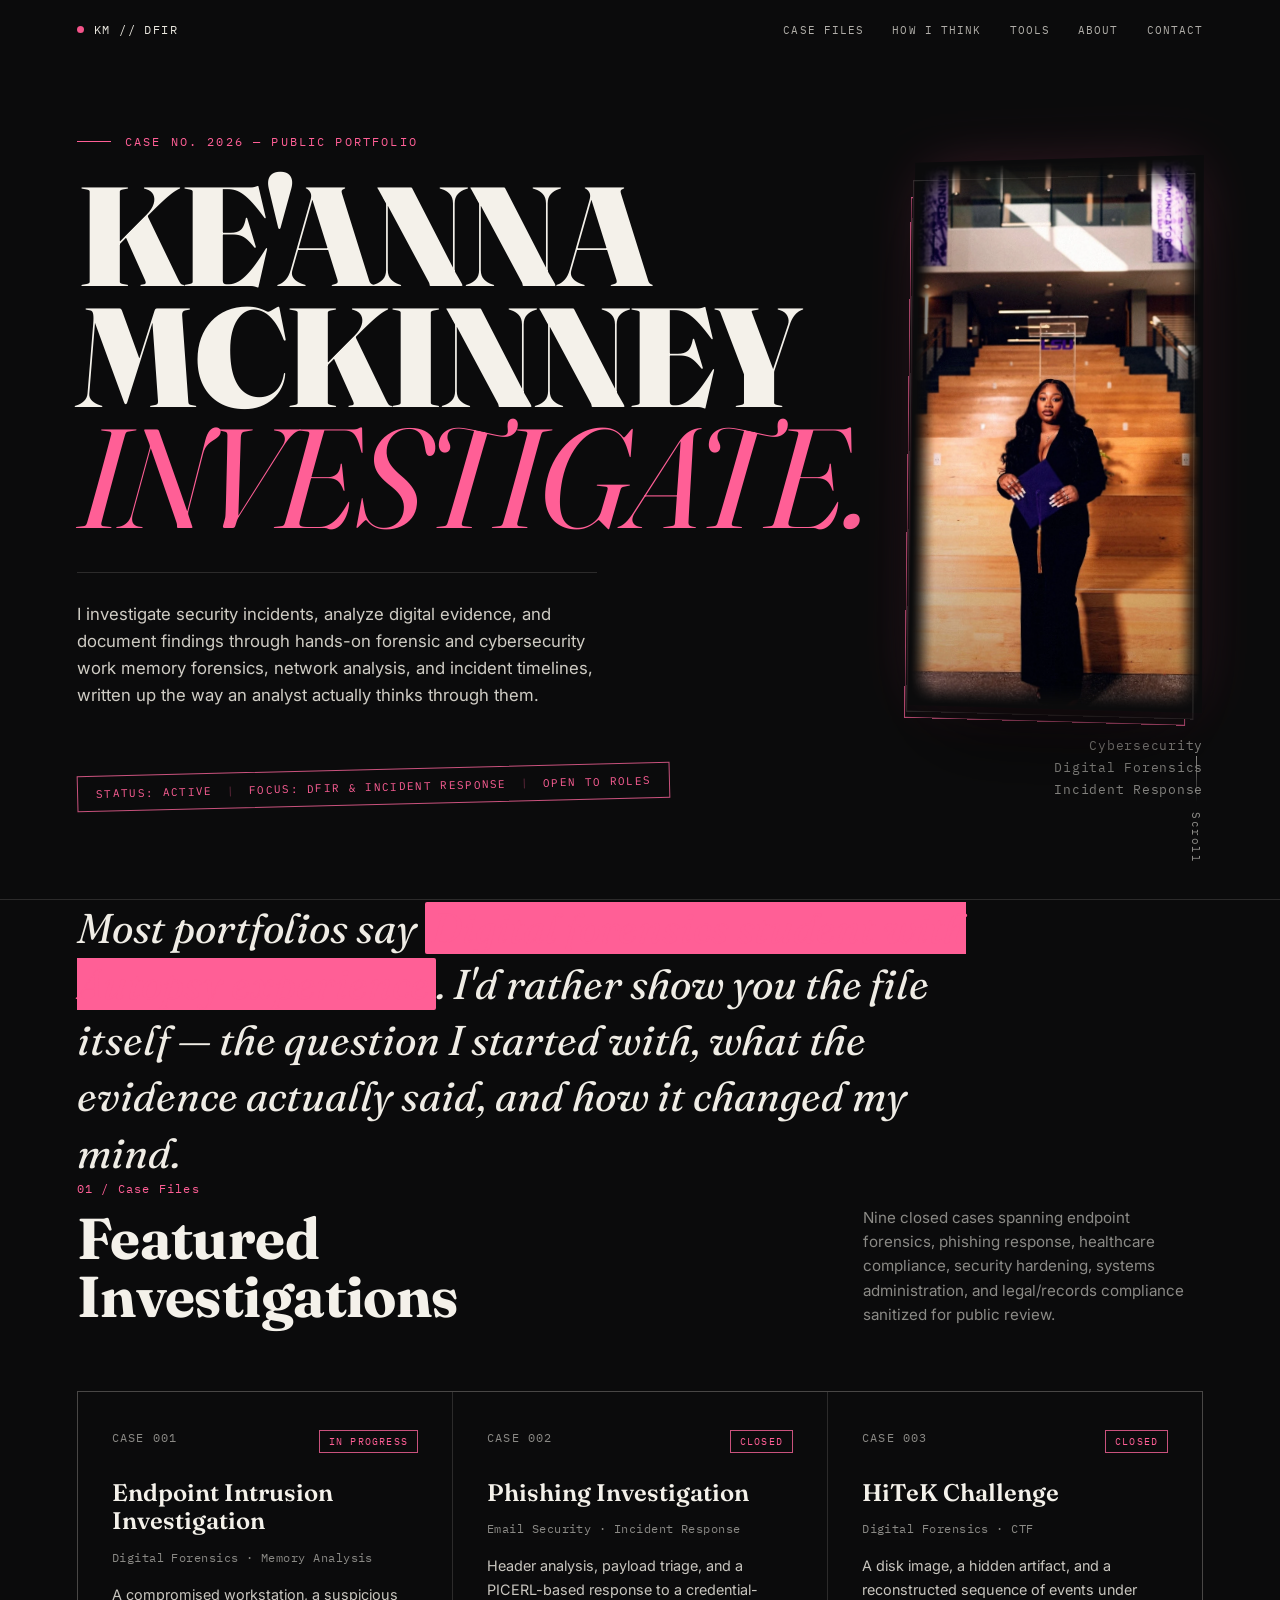
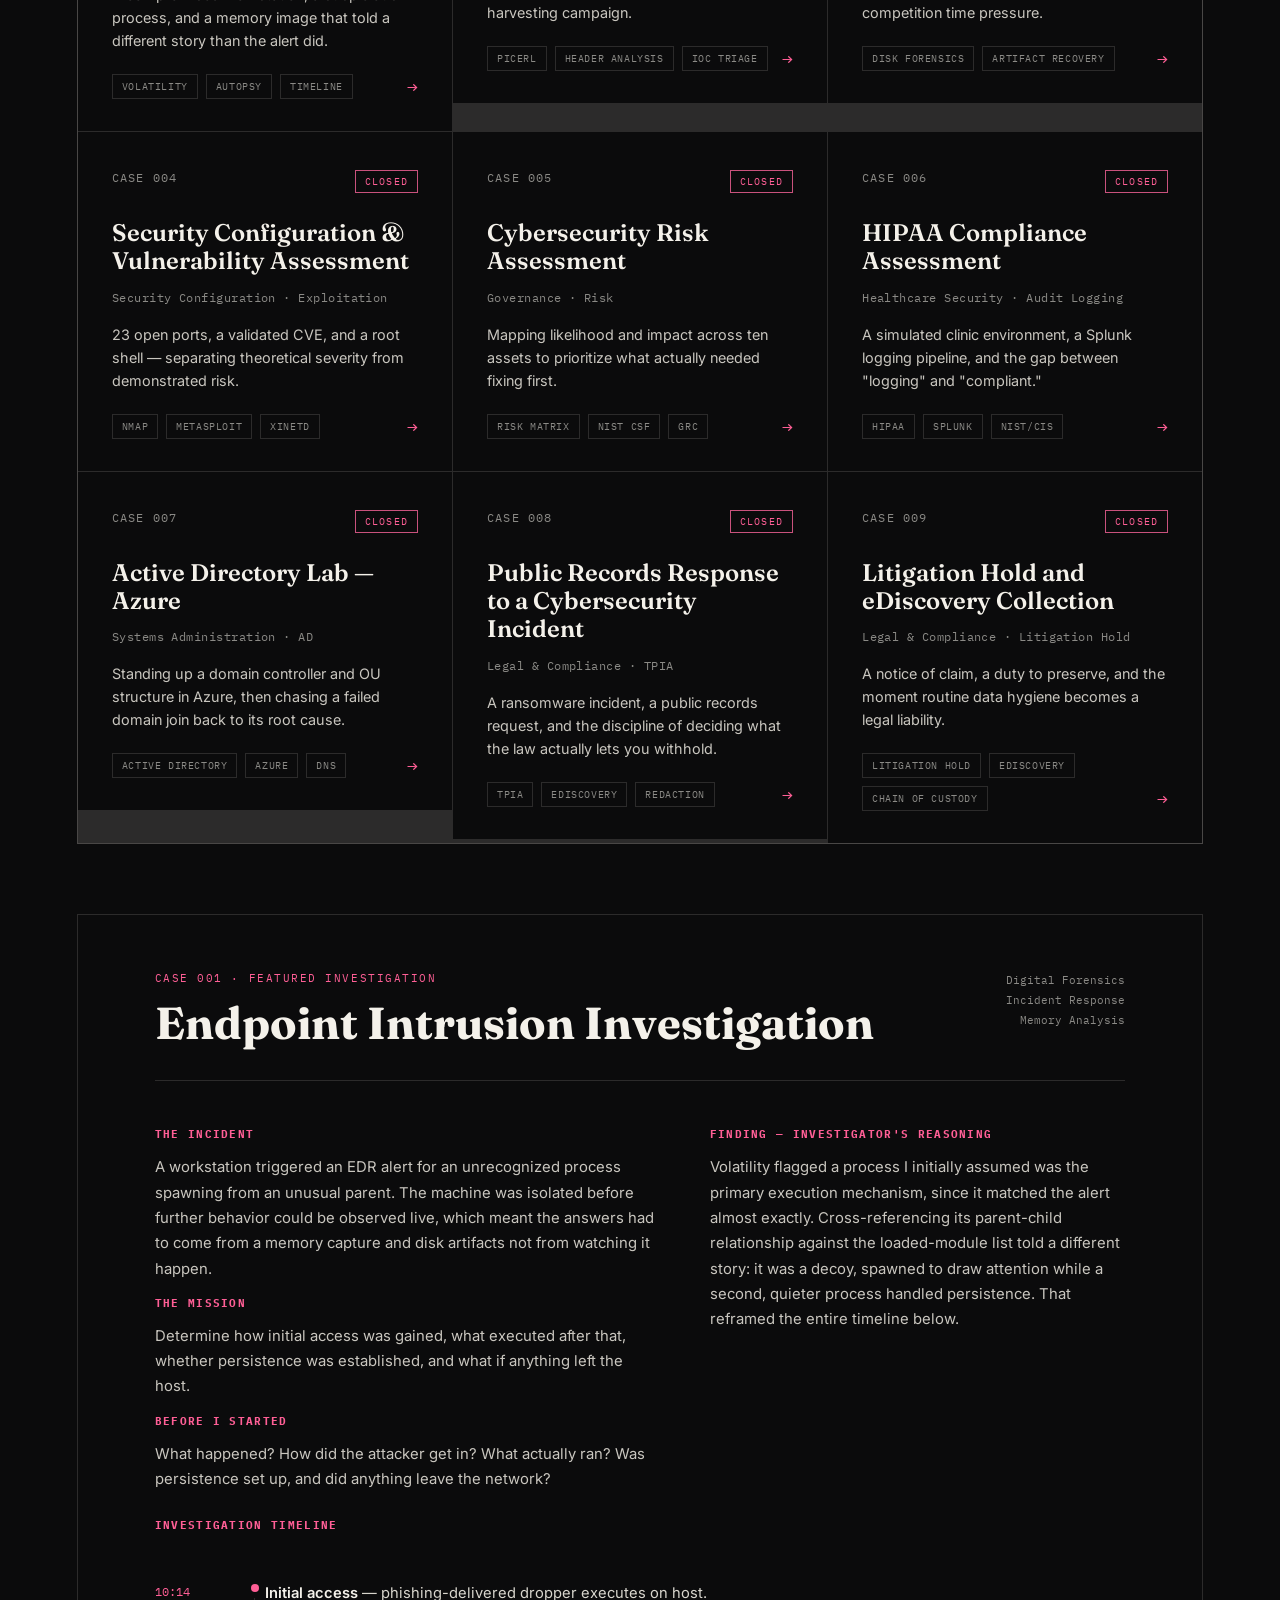
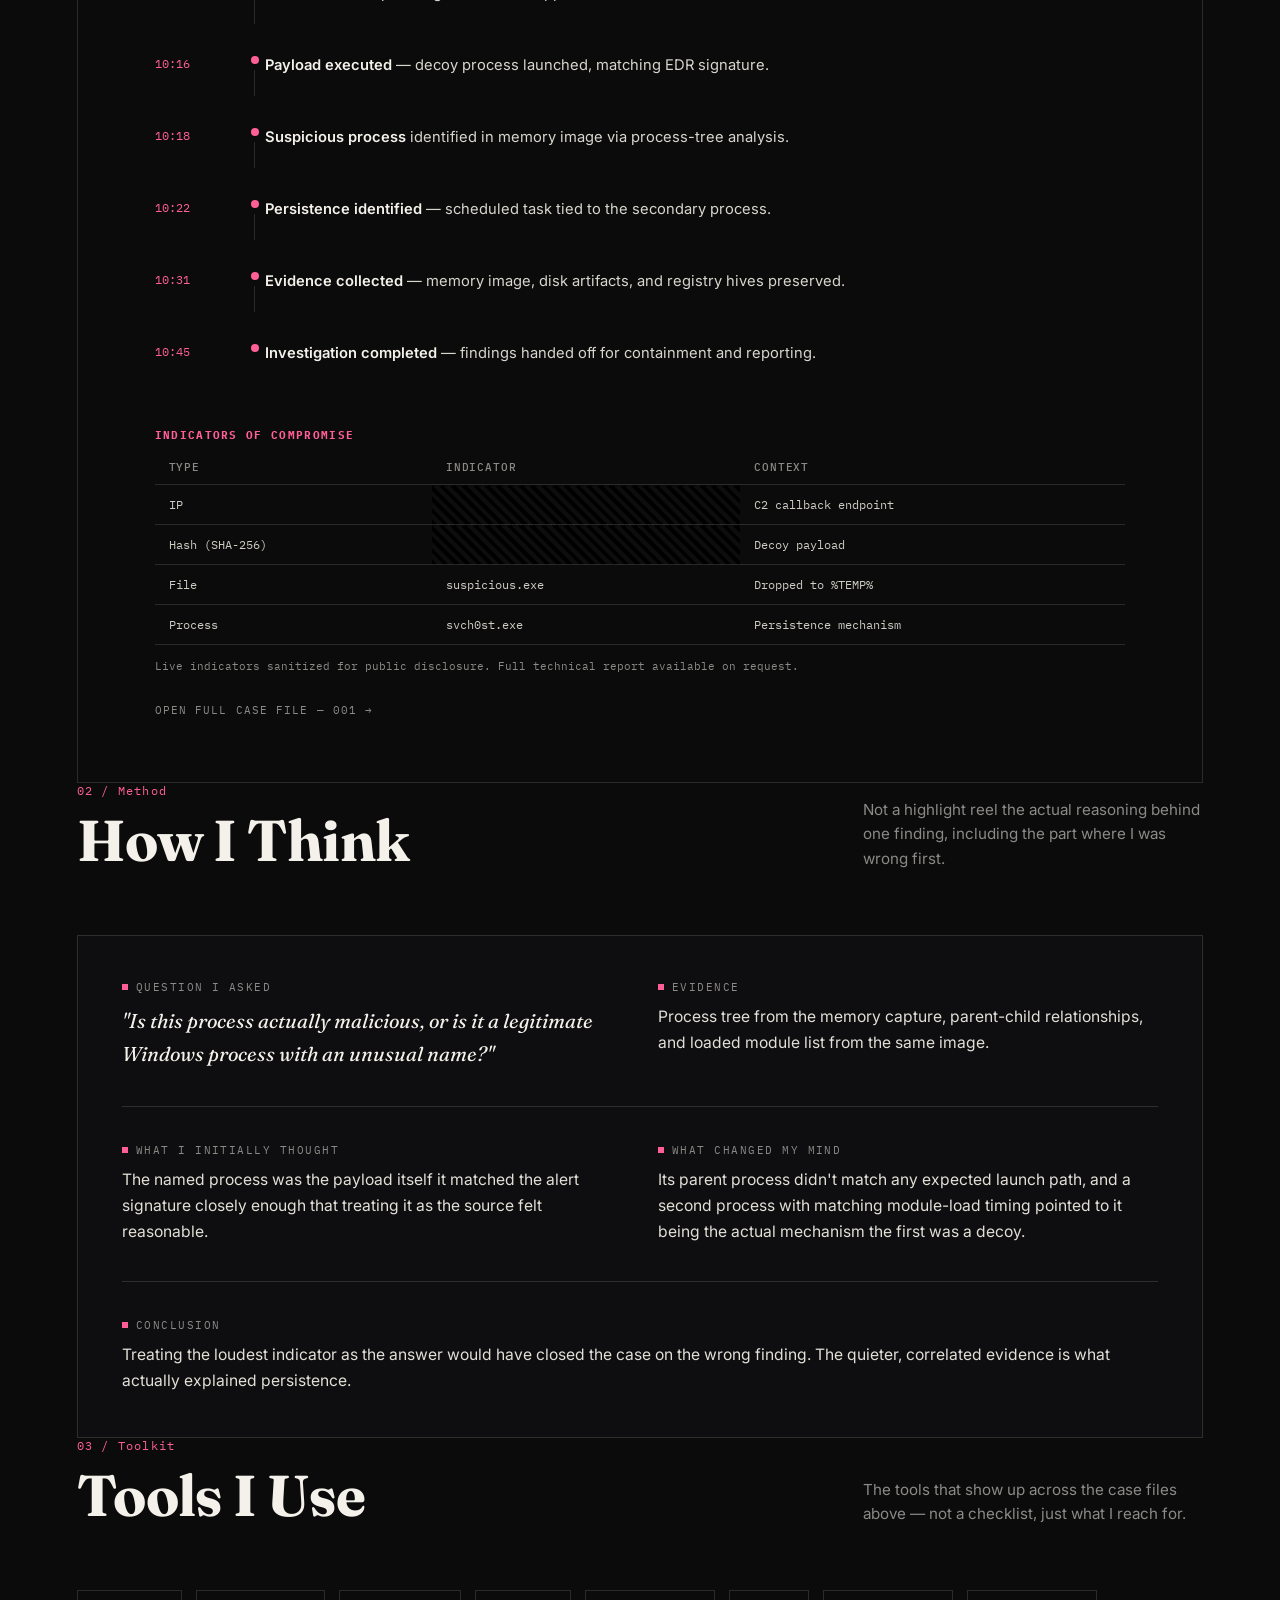
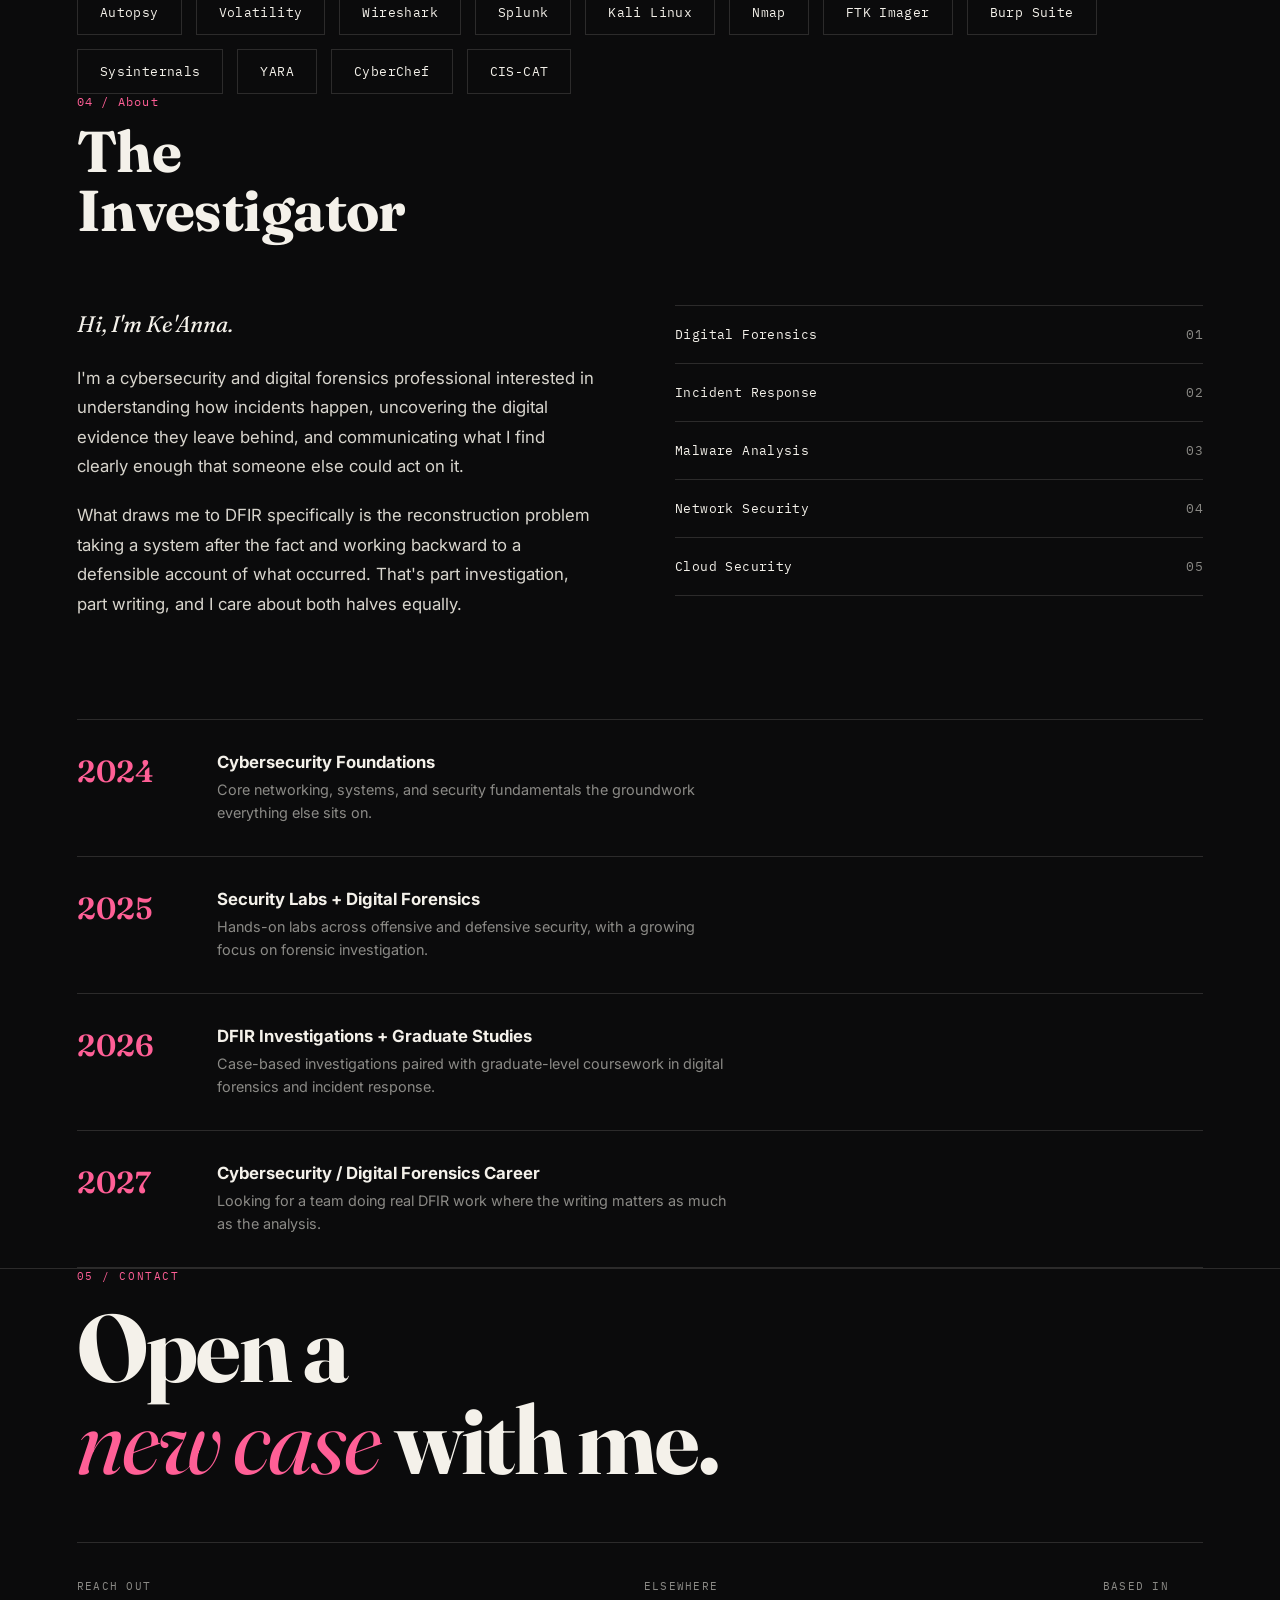
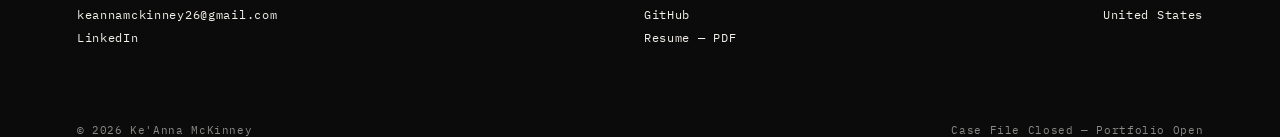
<file: index.html>
<!DOCTYPE html>
<html lang="en">
<head>
<meta charset="UTF-8">
<meta name="viewport" content="width=device-width, initial-scale=1.0">
<title>Ke'Anna McKinney — Digital Forensics &amp; Incident Response</title>
<link rel="preconnect" href="https://fonts.googleapis.com">
<link rel="preconnect" href="https://fonts.gstatic.com" crossorigin>
<link href="https://fonts.googleapis.com/css2?family=Fraunces:ital,opsz,wght@0,9..144,300;0,9..144,400;0,9..144,600;0,9..144,700;0,9..144,900;1,9..144,400;1,9..144,500&family=IBM+Plex+Mono:wght@400;500;600&family=Inter:wght@300;400;500;600;700&display=swap" rel="stylesheet">
<link rel="stylesheet" href="styles.css">
</head>
<body>

<header class="nav">
  <div class="nav-mark"><span class="dot"></span>KM // DFIR</div>
  <nav class="links">
    <a href="#cases">Case Files</a>
    <a href="#think">How I Think</a>
    <a href="#tools">Tools</a>
    <a href="#about">About</a>
    <a href="#contact">Contact</a>
  </nav>
  <button class="nav-toggle" aria-label="Toggle menu" aria-expanded="false">Menu</button>
</header>

<!-- HERO -->
<section class="hero wrap">
  <div class="hero-grid">
    <div>
      <div class="eyebrow">Case No. 2026 — Public Portfolio</div>
      <h1 class="title">Ke'Anna<br>McKinney<em>Investigate.</em></h1>
      <p class="hero-sub">I investigate security incidents, analyze digital evidence, and document findings through hands-on forensic and cybersecurity work memory forensics, network analysis, and incident timelines, written up the way an analyst actually thinks through them.</p>
      <div class="stamp">Status: Active <span class="pipe">|</span> Focus: DFIR &amp; Incident Response <span class="pipe">|</span> Open to Roles</div>
    </div>
    <div class="hero-side">
      <div class="hero-photo-3d" id="heroPhoto3d">
        <div class="hero-photo-card back"></div>
        <div class="hero-photo-card mid"></div>
        <div class="hero-photo-card front">
          <img src="assets/hero/keanna-hero.webp" alt="Portrait of Ke'Anna McKinney" width="760" height="1420">
        </div>
      </div>
      <div class="hero-role">
        <span>Cybersecurity</span>
        <span>Digital Forensics</span>
        <span>Incident Response</span>
      </div>
    </div>
  </div>
  <div class="scroll-cue"><span class="stem"></span>Scroll</div>
</section>

<!-- STATEMENT -->
<section class="wrap reveal">
  <p class="statement">Most portfolios say <span class="redact">Digital forensics student with Autopsy experience</span>. I'd rather show you the file itself — the question I started with, what the evidence actually said, and how it changed my mind.</p>
</section>

<!-- CASE FILES -->
<section id="cases" class="wrap">
  <div class="section-head reveal">
    <div>
      <span class="section-num">01 / Case Files</span>
      <h2 class="section-title">Featured<br>Investigations</h2>
    </div>
    <p class="section-desc">Nine closed cases spanning endpoint forensics, phishing response, healthcare compliance, security hardening, systems administration, and legal/records compliance sanitized for public review.</p>
  </div>

  <div class="case-grid reveal">
    <a class="case-card-link" href="case-001.html">
      <div class="case-card">
        <div class="case-top"><span class="case-id">CASE 001</span><span class="case-status">In Progress</span></div>
        <div class="case-title">Endpoint Intrusion Investigation</div>
        <div class="case-focus">Digital Forensics · Memory Analysis</div>
        <p class="case-desc">A compromised workstation, a suspicious process, and a memory image that told a different story than the alert did.</p>
        <div class="case-tags"><span>Volatility</span><span>Autopsy</span><span>Timeline</span></div>
        <div class="case-arrow">→</div>
      </div>
    </a>
    <a class="case-card-link" href="case-002.html">
      <div class="case-card">
        <div class="case-top"><span class="case-id">CASE 002</span><span class="case-status">Closed</span></div>
        <div class="case-title">Phishing Investigation</div>
        <div class="case-focus">Email Security · Incident Response</div>
        <p class="case-desc">Header analysis, payload triage, and a PICERL-based response to a credential-harvesting campaign.</p>
        <div class="case-tags"><span>PICERL</span><span>Header Analysis</span><span>IOC Triage</span></div>
        <div class="case-arrow">→</div>
      </div>
    </a>
    <a class="case-card-link" href="case-003.html">
      <div class="case-card">
        <div class="case-top"><span class="case-id">CASE 003</span><span class="case-status">Closed</span></div>
        <div class="case-title">HiTeK Challenge</div>
        <div class="case-focus">Digital Forensics · CTF</div>
        <p class="case-desc">A disk image, a hidden artifact, and a reconstructed sequence of events under competition time pressure.</p>
        <div class="case-tags"><span>Disk Forensics</span><span>Artifact Recovery</span></div>
        <div class="case-arrow">→</div>
      </div>
    </a>
    <a class="case-card-link" href="case-004.html">
      <div class="case-card">
        <div class="case-top"><span class="case-id">CASE 004</span><span class="case-status">Closed</span></div>
        <div class="case-title">Security Configuration &amp; Vulnerability Assessment</div>
        <div class="case-focus">Security Configuration · Exploitation</div>
        <p class="case-desc">23 open ports, a validated CVE, and a root shell — separating theoretical severity from demonstrated risk.</p>
        <div class="case-tags"><span>Nmap</span><span>Metasploit</span><span>xinetd</span></div>
        <div class="case-arrow">→</div>
      </div>
    </a>
    <a class="case-card-link" href="case-005.html">
      <div class="case-card">
        <div class="case-top"><span class="case-id">CASE 005</span><span class="case-status">Closed</span></div>
        <div class="case-title">Cybersecurity Risk Assessment</div>
        <div class="case-focus">Governance · Risk</div>
        <p class="case-desc">Mapping likelihood and impact across ten assets to prioritize what actually needed fixing first.</p>
        <div class="case-tags"><span>Risk Matrix</span><span>NIST CSF</span><span>GRC</span></div>
        <div class="case-arrow">→</div>
      </div>
    </a>
    <a class="case-card-link" href="case-006.html">
      <div class="case-card">
        <div class="case-top"><span class="case-id">CASE 006</span><span class="case-status">Closed</span></div>
        <div class="case-title">HIPAA Compliance Assessment</div>
        <div class="case-focus">Healthcare Security · Audit Logging</div>
        <p class="case-desc">A simulated clinic environment, a Splunk logging pipeline, and the gap between "logging" and "compliant."</p>
        <div class="case-tags"><span>HIPAA</span><span>Splunk</span><span>NIST/CIS</span></div>
        <div class="case-arrow">→</div>
      </div>
    </a>
    <a class="case-card-link" href="case-007.html">
      <div class="case-card">
        <div class="case-top"><span class="case-id">CASE 007</span><span class="case-status">Closed</span></div>
        <div class="case-title">Active Directory Lab — Azure</div>
        <div class="case-focus">Systems Administration · AD</div>
        <p class="case-desc">Standing up a domain controller and OU structure in Azure, then chasing a failed domain join back to its root cause.</p>
        <div class="case-tags"><span>Active Directory</span><span>Azure</span><span>DNS</span></div>
        <div class="case-arrow">→</div>
      </div>
    </a>
    <a class="case-card-link" href="case-008.html">
      <div class="case-card">
        <div class="case-top"><span class="case-id">CASE 008</span><span class="case-status">Closed</span></div>
        <div class="case-title">Public Records Response to a Cybersecurity Incident</div>
        <div class="case-focus">Legal &amp; Compliance · TPIA</div>
        <p class="case-desc">A ransomware incident, a public records request, and the discipline of deciding what the law actually lets you withhold.</p>
        <div class="case-tags"><span>TPIA</span><span>eDiscovery</span><span>Redaction</span></div>
        <div class="case-arrow">→</div>
      </div>
    </a>
    <a class="case-card-link" href="case-009.html">
      <div class="case-card">
        <div class="case-top"><span class="case-id">CASE 009</span><span class="case-status">Closed</span></div>
        <div class="case-title">Litigation Hold and eDiscovery Collection</div>
        <div class="case-focus">Legal &amp; Compliance · Litigation Hold</div>
        <p class="case-desc">A notice of claim, a duty to preserve, and the moment routine data hygiene becomes a legal liability.</p>
        <div class="case-tags"><span>Litigation Hold</span><span>eDiscovery</span><span>Chain of Custody</span></div>
        <div class="case-arrow">→</div>
      </div>
    </a>
  </div>

  <!-- FEATURED CASE STUDY -->
  <div class="featured reveal">
    <div class="feat-head">
      <div>
        <div class="feat-eyebrow">Case 001 · Featured Investigation</div>
        <div class="feat-title">Endpoint Intrusion Investigation</div>
      </div>
      <div class="feat-meta">Digital Forensics<br>Incident Response<br>Memory Analysis</div>
    </div>

    <div class="feat-cols">
      <div class="feat-block">
        <h4>The Incident</h4>
        <p>A workstation triggered an EDR alert for an unrecognized process spawning from an unusual parent. The machine was isolated before further behavior could be observed live, which meant the answers had to come from a memory capture and disk artifacts not from watching it happen.</p>
        <h4>The Mission</h4>
        <p>Determine how initial access was gained, what executed after that, whether persistence was established, and what if anything left the host.</p>
        <h4>Before I Started</h4>
        <p>What happened? How did the attacker get in? What actually ran? Was persistence set up, and did anything leave the network?</p>
      </div>
      <div class="feat-block">
        <h4>Finding — Investigator's Reasoning</h4>
        <p>Volatility flagged a process I initially assumed was the primary execution mechanism, since it matched the alert almost exactly. Cross-referencing its parent-child relationship against the loaded-module list told a different story: it was a decoy, spawned to draw attention while a second, quieter process handled persistence. That reframed the entire timeline below.</p>
      </div>
    </div>

    <h4 style="font-family:var(--mono);font-size:11px;color:var(--pink);letter-spacing:.12em;text-transform:uppercase;margin-top:12px;">Investigation Timeline</h4>
    <div class="timeline">
      <div class="tl-row"><span class="tl-time">10:14</span><div class="tl-line"><span class="tl-dot"></span></div><span class="tl-text"><b>Initial access</b> — phishing-delivered dropper executes on host.</span></div>
      <div class="tl-row"><span class="tl-time">10:16</span><div class="tl-line"><span class="tl-dot"></span></div><span class="tl-text"><b>Payload executed</b> — decoy process launched, matching EDR signature.</span></div>
      <div class="tl-row"><span class="tl-time">10:18</span><div class="tl-line"><span class="tl-dot"></span></div><span class="tl-text"><b>Suspicious process</b> identified in memory image via process-tree analysis.</span></div>
      <div class="tl-row"><span class="tl-time">10:22</span><div class="tl-line"><span class="tl-dot"></span></div><span class="tl-text"><b>Persistence identified</b> — scheduled task tied to the secondary process.</span></div>
      <div class="tl-row"><span class="tl-time">10:31</span><div class="tl-line"><span class="tl-dot"></span></div><span class="tl-text"><b>Evidence collected</b> — memory image, disk artifacts, and registry hives preserved.</span></div>
      <div class="tl-row"><span class="tl-time">10:45</span><div class="tl-line"><span class="tl-dot"></span></div><span class="tl-text"><b>Investigation completed</b> — findings handed off for containment and reporting.</span></div>
    </div>

    <h4 style="font-family:var(--mono);font-size:11px;color:var(--pink);letter-spacing:.12em;text-transform:uppercase;margin-top:36px;">Indicators of Compromise</h4>
    <table class="ioc-table">
      <tr><th>Type</th><th>Indicator</th><th>Context</th></tr>
      <tr><td>IP</td><td class="redacted">xxx.xxx.xxx.xxx</td><td>C2 callback endpoint</td></tr>
      <tr><td>Hash (SHA-256)</td><td class="redacted">████████████████</td><td>Decoy payload</td></tr>
      <tr><td>File</td><td>suspicious.exe</td><td>Dropped to %TEMP%</td></tr>
      <tr><td>Process</td><td>svch0st.exe</td><td>Persistence mechanism</td></tr>
    </table>
    <p style="font-family:var(--mono);font-size:11px;color:var(--gray);margin-top:14px;">Live indicators sanitized for public disclosure. Full technical report available on request.</p>
    <a href="case-001.html" class="back-index" style="margin-top:30px;">Open Full Case File — 001 →</a>
  </div>
</section>

<!-- HOW I THINK -->
<section id="think" class="wrap">
  <div class="section-head reveal">
    <div>
      <span class="section-num">02 / Method</span>
      <h2 class="section-title">How I Think</h2>
    </div>
    <p class="section-desc">Not a highlight reel the actual reasoning behind one finding, including the part where I was wrong first.</p>
  </div>

  <div class="reasoning-card reveal">
    <div class="reasoning-grid">
      <div>
        <div class="r-label">Question I Asked</div>
        <p class="r-text quote">"Is this process actually malicious, or is it a legitimate Windows process with an unusual name?"</p>
      </div>
      <div>
        <div class="r-label">Evidence</div>
        <p class="r-text">Process tree from the memory capture, parent-child relationships, and loaded module list from the same image.</p>
      </div>
      <div class="r-divider"></div>
      <div>
        <div class="r-label">What I Initially Thought</div>
        <p class="r-text">The named process was the payload itself it matched the alert signature closely enough that treating it as the source felt reasonable.</p>
      </div>
      <div>
        <div class="r-label">What Changed My Mind</div>
        <p class="r-text">Its parent process didn't match any expected launch path, and a second process with matching module-load timing pointed to it being the actual mechanism the first was a decoy.</p>
      </div>
      <div class="r-divider"></div>
      <div style="grid-column:1/-1;">
        <div class="r-label">Conclusion</div>
        <p class="r-text">Treating the loudest indicator as the answer would have closed the case on the wrong finding. The quieter, correlated evidence is what actually explained persistence.</p>
      </div>
    </div>
  </div>
</section>

<!-- TOOLS -->
<section id="tools" class="wrap">
  <div class="section-head reveal">
    <div>
      <span class="section-num">03 / Toolkit</span>
      <h2 class="section-title">Tools I Use</h2>
    </div>
    <p class="section-desc">The tools that show up across the case files above — not a checklist, just what I reach for.</p>
  </div>
  <div class="tool-grid reveal">
    <span class="tool-pill">Autopsy</span>
    <span class="tool-pill">Volatility</span>
    <span class="tool-pill">Wireshark</span>
    <span class="tool-pill">Splunk</span>
    <span class="tool-pill">Kali Linux</span>
    <span class="tool-pill">Nmap</span>
    <span class="tool-pill">FTK Imager</span>
    <span class="tool-pill">Burp Suite</span>
    <span class="tool-pill">Sysinternals</span>
    <span class="tool-pill">YARA</span>
    <span class="tool-pill">CyberChef</span>
    <span class="tool-pill">CIS-CAT</span>
  </div>
</section>

<!-- ABOUT -->
<section id="about" class="wrap">
  <div class="section-head reveal">
    <div>
      <span class="section-num">04 / About</span>
      <h2 class="section-title">The<br>Investigator</h2>
    </div>
  </div>

  <div class="about-grid reveal">
    <div class="about-text">
      <p>Hi, I'm Ke'Anna.</p>
      <p>I'm a cybersecurity and digital forensics professional interested in understanding how incidents happen, uncovering the digital evidence they leave behind, and communicating what I find clearly enough that someone else could act on it.</p>
      <p>What draws me to DFIR specifically is the reconstruction problem taking a system after the fact and working backward to a defensible account of what occurred. That's part investigation, part writing, and I care about both halves equally.</p>
    </div>
    <div class="focus-list">
      <div class="focus-item"><span>Digital Forensics</span><span class="n">01</span></div>
      <div class="focus-item"><span>Incident Response</span><span class="n">02</span></div>
      <div class="focus-item"><span>Malware Analysis</span><span class="n">03</span></div>
      <div class="focus-item"><span>Network Security</span><span class="n">04</span></div>
      <div class="focus-item"><span>Cloud Security</span><span class="n">05</span></div>
    </div>
  </div>

  <div class="journey reveal" style="margin-top:80px;">
    <div class="j-row">
      <span class="j-year">2024</span>
      <div class="j-body"><b>Cybersecurity Foundations</b><p>Core networking, systems, and security fundamentals the groundwork everything else sits on.</p></div>
    </div>
    <div class="j-row">
      <span class="j-year">2025</span>
      <div class="j-body"><b>Security Labs + Digital Forensics</b><p>Hands-on labs across offensive and defensive security, with a growing focus on forensic investigation.</p></div>
    </div>
    <div class="j-row">
      <span class="j-year">2026</span>
      <div class="j-body"><b>DFIR Investigations + Graduate Studies</b><p>Case-based investigations paired with graduate-level coursework in digital forensics and incident response.</p></div>
    </div>
    <div class="j-row">
      <span class="j-year">2027</span>
      <div class="j-body"><b>Cybersecurity / Digital Forensics Career</b><p>Looking for a team doing real DFIR work where the writing matters as much as the analysis.</p></div>
    </div>
  </div>
</section>

<!-- CONTACT / FOOTER -->
<footer id="contact" class="wrap">
  <div class="reveal">
    <div class="feat-eyebrow" style="margin-bottom:18px;">05 / Contact</div>
    <div class="foot-cta">Open a<br><em>new case</em> with me.</div>
  </div>
  <div class="foot-grid reveal">
    <div class="foot-col">
      <div class="label">Reach Out</div>
      <a href="mailto:keannamckinney26@gmail.com">keannamckinney26@gmail.com</a>
      <a href="https://www.linkedin.com/in/ke-anna-mckinney-66580b342" target="_blank" rel="noopener">LinkedIn</a>
    </div>
    <div class="foot-col">
      <div class="label">Elsewhere</div>
      <a href="#">GitHub</a>
      <a href="assets/resume/keanna-mckinney-resume.pdf" target="_blank" rel="noopener">Resume — PDF</a>
    </div>
    <div class="foot-col">
      <div class="label">Based In</div>
      <a href="#" style="pointer-events:none;">United States</a>
    </div>
  </div>
  <div class="foot-bottom">
    <span>© 2026 Ke'Anna McKinney</span>
    <span>Case File Closed — Portfolio Open</span>
  </div>
</footer>

<script src="script.js"></script>

</body>
</html>
</file>
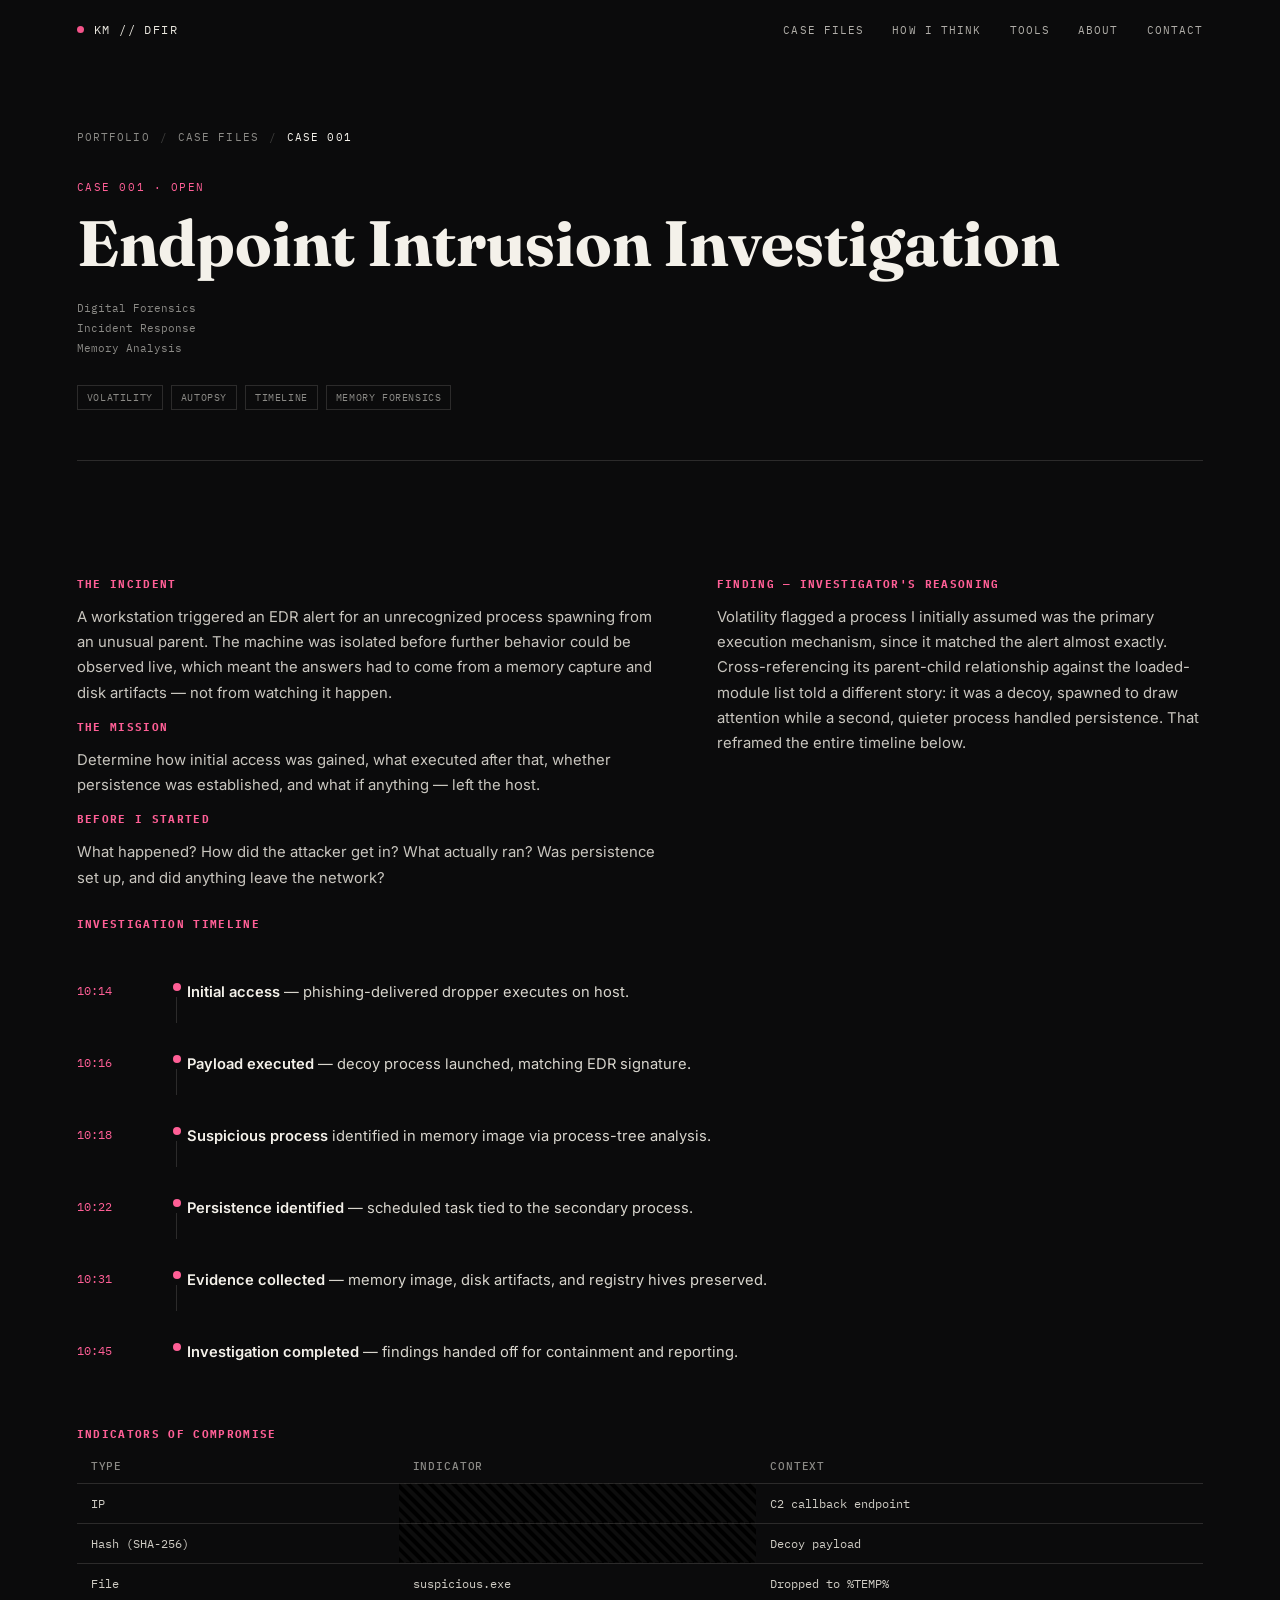
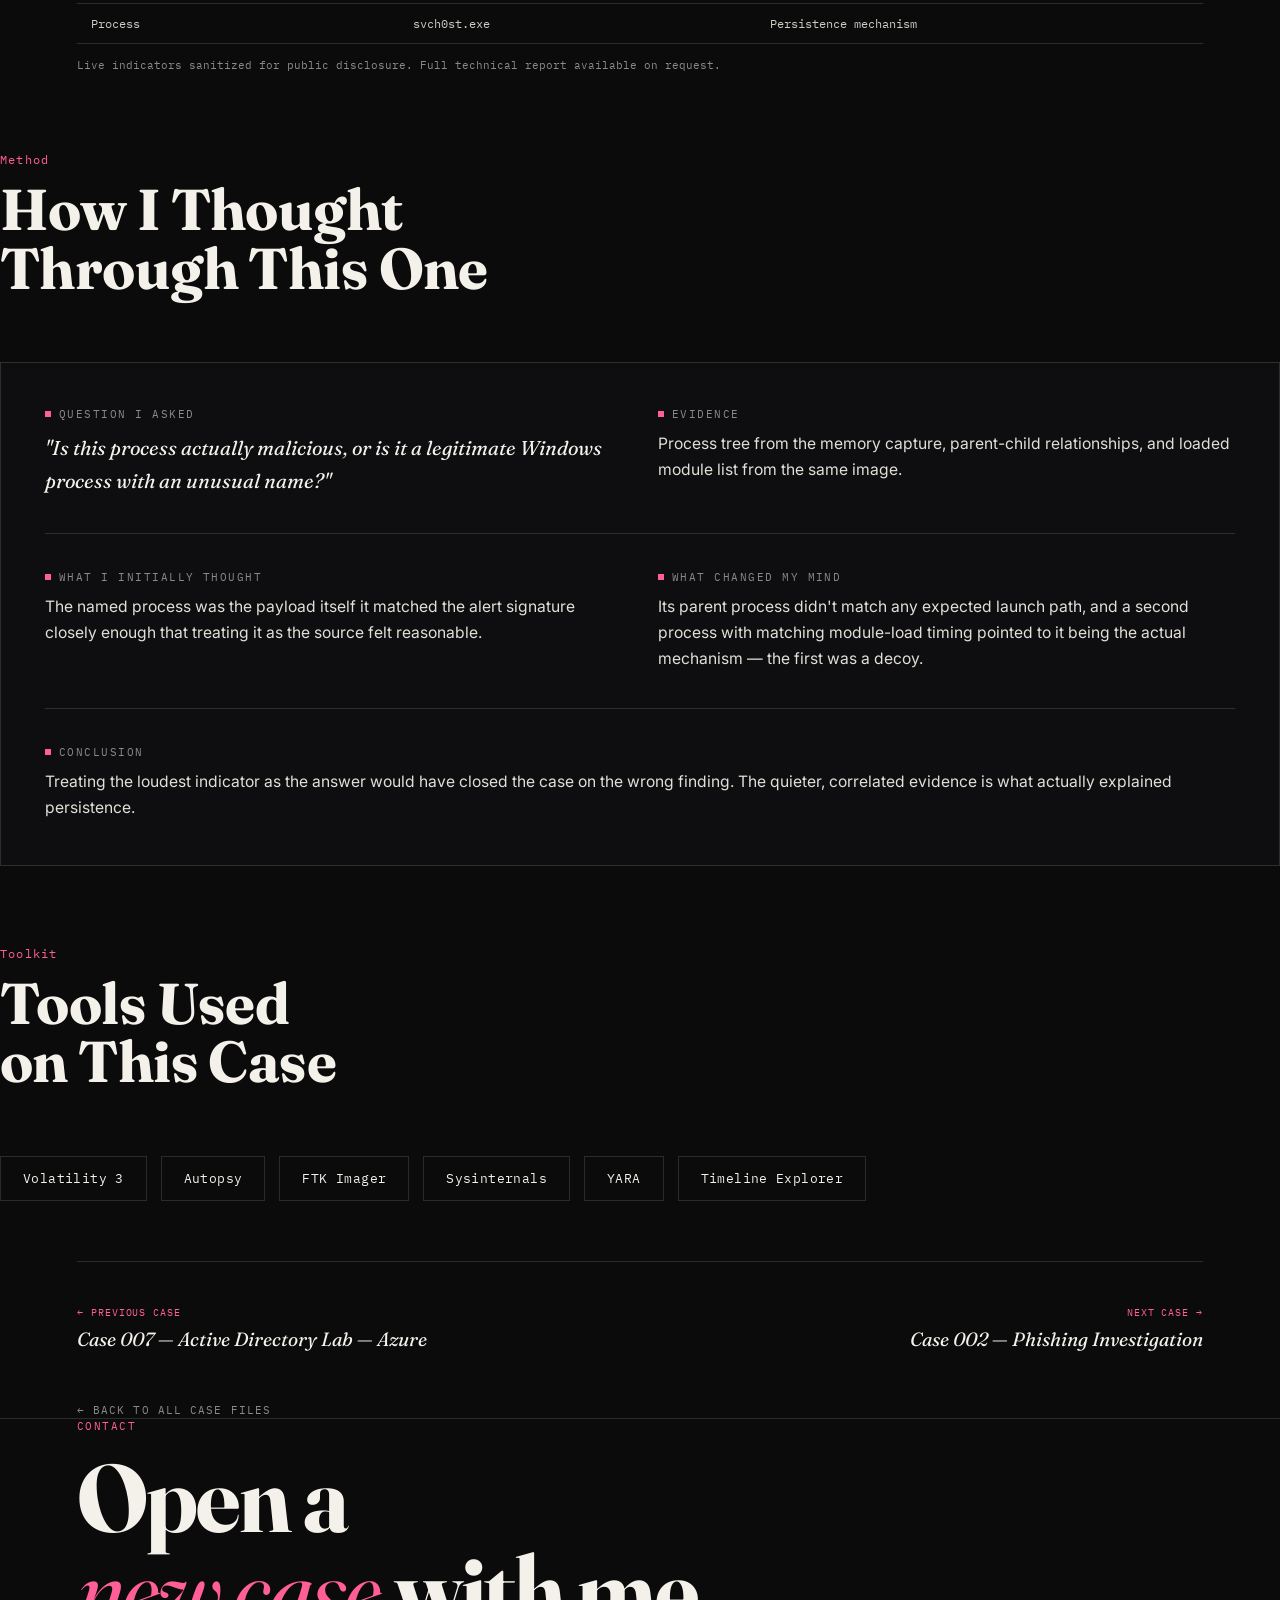
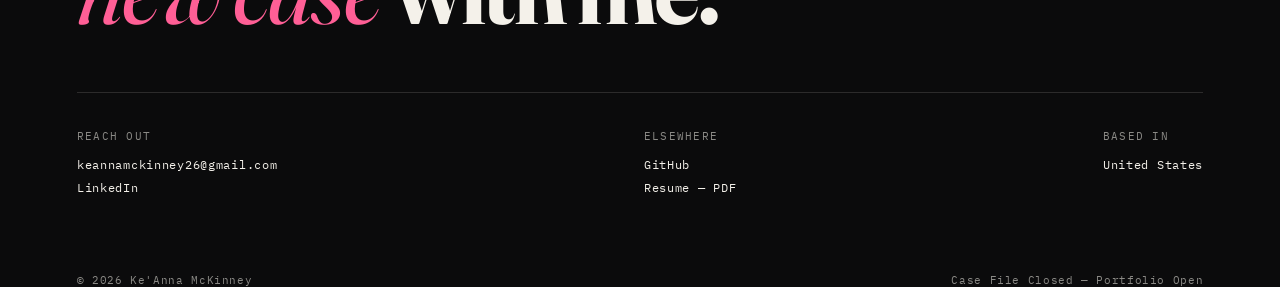
<file: case-001.html>
<!DOCTYPE html>
<html lang="en">
<head>
<meta charset="UTF-8">
<meta name="viewport" content="width=device-width, initial-scale=1.0">
<title>Endpoint Intrusion Investigation — Ke'Anna McKinney</title>
<link rel="preconnect" href="https://fonts.googleapis.com">
<link rel="preconnect" href="https://fonts.gstatic.com" crossorigin>
<link href="https://fonts.googleapis.com/css2?family=Fraunces:ital,opsz,wght@0,9..144,300;0,9..144,400;0,9..144,600;0,9..144,700;0,9..144,900;1,9..144,400;1,9..144,500&family=IBM+Plex+Mono:wght@400;500;600&family=Inter:wght@300;400;500;600;700&display=swap" rel="stylesheet">
<link rel="stylesheet" href="styles.css">
</head>
<body>

<header class="nav">
  <div class="nav-mark"><span class="dot"></span>KM // DFIR</div>
  <nav class="links">
    <a href="index.html#cases">Case Files</a>
    <a href="index.html#think">How I Think</a>
    <a href="index.html#tools">Tools</a>
    <a href="index.html#about">About</a>
    <a href="index.html#contact">Contact</a>
  </nav>
  <button class="nav-toggle" aria-label="Toggle menu" aria-expanded="false">Menu</button>
</header>

<div class="wrap">
  <div class="breadcrumb reveal">
    <a href="index.html">Portfolio</a><span class="sep">/</span><a href="index.html#cases">Case Files</a><span class="sep">/</span><span class="current">Case 001</span>
  </div>

  <div class="case-page-hero reveal">
    <div class="feat-eyebrow">Case 001 · Open</div>
    <h1 class="feat-title">Endpoint Intrusion Investigation</h1>
    <div class="feat-meta">Digital Forensics<br>Incident Response<br>Memory Analysis</div>
    <div class="case-tags"><span>Volatility</span><span>Autopsy</span><span>Timeline</span><span>Memory Forensics</span></div>
  </div>

  <div class="case-body">
    <div class="feat-cols reveal">
      <div class="feat-block">
        <h4>The Incident</h4>
        <p>A workstation triggered an EDR alert for an unrecognized process spawning from an unusual parent. The machine was isolated before further behavior could be observed live, which meant the answers had to come from a memory capture and disk artifacts — not from watching it happen.</p>
        <h4>The Mission</h4>
        <p>Determine how initial access was gained, what executed after that, whether persistence was established, and what if anything — left the host.</p>
        <h4>Before I Started</h4>
        <p>What happened? How did the attacker get in? What actually ran? Was persistence set up, and did anything leave the network?</p>
      </div>
      <div class="feat-block">
        <h4>Finding — Investigator's Reasoning</h4>
        <p>Volatility flagged a process I initially assumed was the primary execution mechanism, since it matched the alert almost exactly. Cross-referencing its parent-child relationship against the loaded-module list told a different story: it was a decoy, spawned to draw attention while a second, quieter process handled persistence. That reframed the entire timeline below.</p>
      </div>
    </div>

    <h4 style="font-family:var(--mono);font-size:11px;color:var(--pink);letter-spacing:.12em;text-transform:uppercase;margin-top:12px;" class="reveal">Investigation Timeline</h4>
    <div class="timeline reveal">
      <div class="tl-row"><span class="tl-time">10:14</span><div class="tl-line"><span class="tl-dot"></span></div><span class="tl-text"><b>Initial access</b> — phishing-delivered dropper executes on host.</span></div>
      <div class="tl-row"><span class="tl-time">10:16</span><div class="tl-line"><span class="tl-dot"></span></div><span class="tl-text"><b>Payload executed</b> — decoy process launched, matching EDR signature.</span></div>
      <div class="tl-row"><span class="tl-time">10:18</span><div class="tl-line"><span class="tl-dot"></span></div><span class="tl-text"><b>Suspicious process</b> identified in memory image via process-tree analysis.</span></div>
      <div class="tl-row"><span class="tl-time">10:22</span><div class="tl-line"><span class="tl-dot"></span></div><span class="tl-text"><b>Persistence identified</b> — scheduled task tied to the secondary process.</span></div>
      <div class="tl-row"><span class="tl-time">10:31</span><div class="tl-line"><span class="tl-dot"></span></div><span class="tl-text"><b>Evidence collected</b> — memory image, disk artifacts, and registry hives preserved.</span></div>
      <div class="tl-row"><span class="tl-time">10:45</span><div class="tl-line"><span class="tl-dot"></span></div><span class="tl-text"><b>Investigation completed</b> — findings handed off for containment and reporting.</span></div>
    </div>

    <h4 style="font-family:var(--mono);font-size:11px;color:var(--pink);letter-spacing:.12em;text-transform:uppercase;margin-top:36px;" class="reveal">Indicators of Compromise</h4>
    <table class="ioc-table reveal">
    <tr><th>Type</th><th>Indicator</th><th>Context</th></tr>
    <tr><td>IP</td><td class="redacted">xxx.xxx.xxx.xxx</td><td>C2 callback endpoint</td></tr>
    <tr><td>Hash (SHA-256)</td><td class="redacted">████████████████</td><td>Decoy payload</td></tr>
    <tr><td>File</td><td>suspicious.exe</td><td>Dropped to %TEMP%</td></tr>
    <tr><td>Process</td><td>svch0st.exe</td><td>Persistence mechanism</td></tr>
    </table>
    <p style="font-family:var(--mono);font-size:11px;color:var(--gray);margin-top:14px;">Live indicators sanitized for public disclosure. Full technical report available on request.</p>
    
  </div>
</div>

<!-- HOW I THINK (per-case) -->
<div class="wrap" style="padding:80px 0 0;">
  <div class="section-head reveal">
    <div>
      <span class="section-num">Method</span>
      <h2 class="section-title">How I Thought<br>Through This One</h2>
    </div>
  </div>
  <div class="reasoning-card reveal">
    <div class="reasoning-grid">
      <div>
        <div class="r-label">Question I Asked</div>
        <p class="r-text quote">"Is this process actually malicious, or is it a legitimate Windows process with an unusual name?"</p>
      </div>
      <div>
        <div class="r-label">Evidence</div>
        <p class="r-text">Process tree from the memory capture, parent-child relationships, and loaded module list from the same image.</p>
      </div>
      <div class="r-divider"></div>
      <div>
        <div class="r-label">What I Initially Thought</div>
        <p class="r-text">The named process was the payload itself it matched the alert signature closely enough that treating it as the source felt reasonable.</p>
      </div>
      <div>
        <div class="r-label">What Changed My Mind</div>
        <p class="r-text">Its parent process didn't match any expected launch path, and a second process with matching module-load timing pointed to it being the actual mechanism — the first was a decoy.</p>
      </div>
      <div class="r-divider"></div>
      <div style="grid-column:1/-1;">
        <div class="r-label">Conclusion</div>
        <p class="r-text">Treating the loudest indicator as the answer would have closed the case on the wrong finding. The quieter, correlated evidence is what actually explained persistence.</p>
      </div>
    </div>
  </div>
</div>

<!-- TOOLS USED -->
<div class="wrap" style="padding:80px 0 40px;">
  <div class="section-head reveal">
    <div>
      <span class="section-num">Toolkit</span>
      <h2 class="section-title">Tools Used<br>on This Case</h2>
    </div>
  </div>
  <div class="tool-grid reveal"><span class="tool-pill">Volatility 3</span><span class="tool-pill">Autopsy</span><span class="tool-pill">FTK Imager</span><span class="tool-pill">Sysinternals</span><span class="tool-pill">YARA</span><span class="tool-pill">Timeline Explorer</span></div>
</div>

<div class="wrap">
  <div class="case-nav-footer reveal">
    <a class="case-nav-link prev" href="case-007.html">
      <span class="dir">← Previous Case</span>
      <span class="title">Case 007 — Active Directory Lab — Azure</span>
    </a>
    <a class="case-nav-link next" href="case-002.html">
      <span class="dir">Next Case →</span>
      <span class="title">Case 002 — Phishing Investigation</span>
    </a>
  </div>
  <a class="back-index" href="index.html#cases">← Back to all case files</a>
</div>

<!-- CONTACT / FOOTER -->
<footer id="contact" class="wrap">
  <div class="reveal">
    <div class="feat-eyebrow" style="margin-bottom:18px;">Contact</div>
    <div class="foot-cta">Open a<br><em>new case</em> with me.</div>
  </div>
  <div class="foot-grid reveal">
    <div class="foot-col">
      <div class="label">Reach Out</div>
     <a href="mailto:keannamckinney26@gmail.com">keannamckinney26@gmail.com</a>
      <a href="https://www.linkedin.com/in/ke-anna-mckinney-66580b342" target="_blank" rel="noopener">LinkedIn</a>
    </div>
    <div class="foot-col">
      <div class="label">Elsewhere</div>
      <a href="#">GitHub</a>
      <a href="assets/resume/keanna-mckinney-resume.pdf" target="_blank" rel="noopener">Resume — PDF</a>
    </div>
    <div class="foot-col">
      <div class="label">Based In</div>
      <a href="#" style="pointer-events:none;">United States</a>
    </div>
  </div>
  <div class="foot-bottom">
    <span>© 2026 Ke'Anna McKinney</span>
    <span>Case File Closed — Portfolio Open</span>
  </div>
</footer>

<script src="script.js"></script>

</body>
</html>
</file>
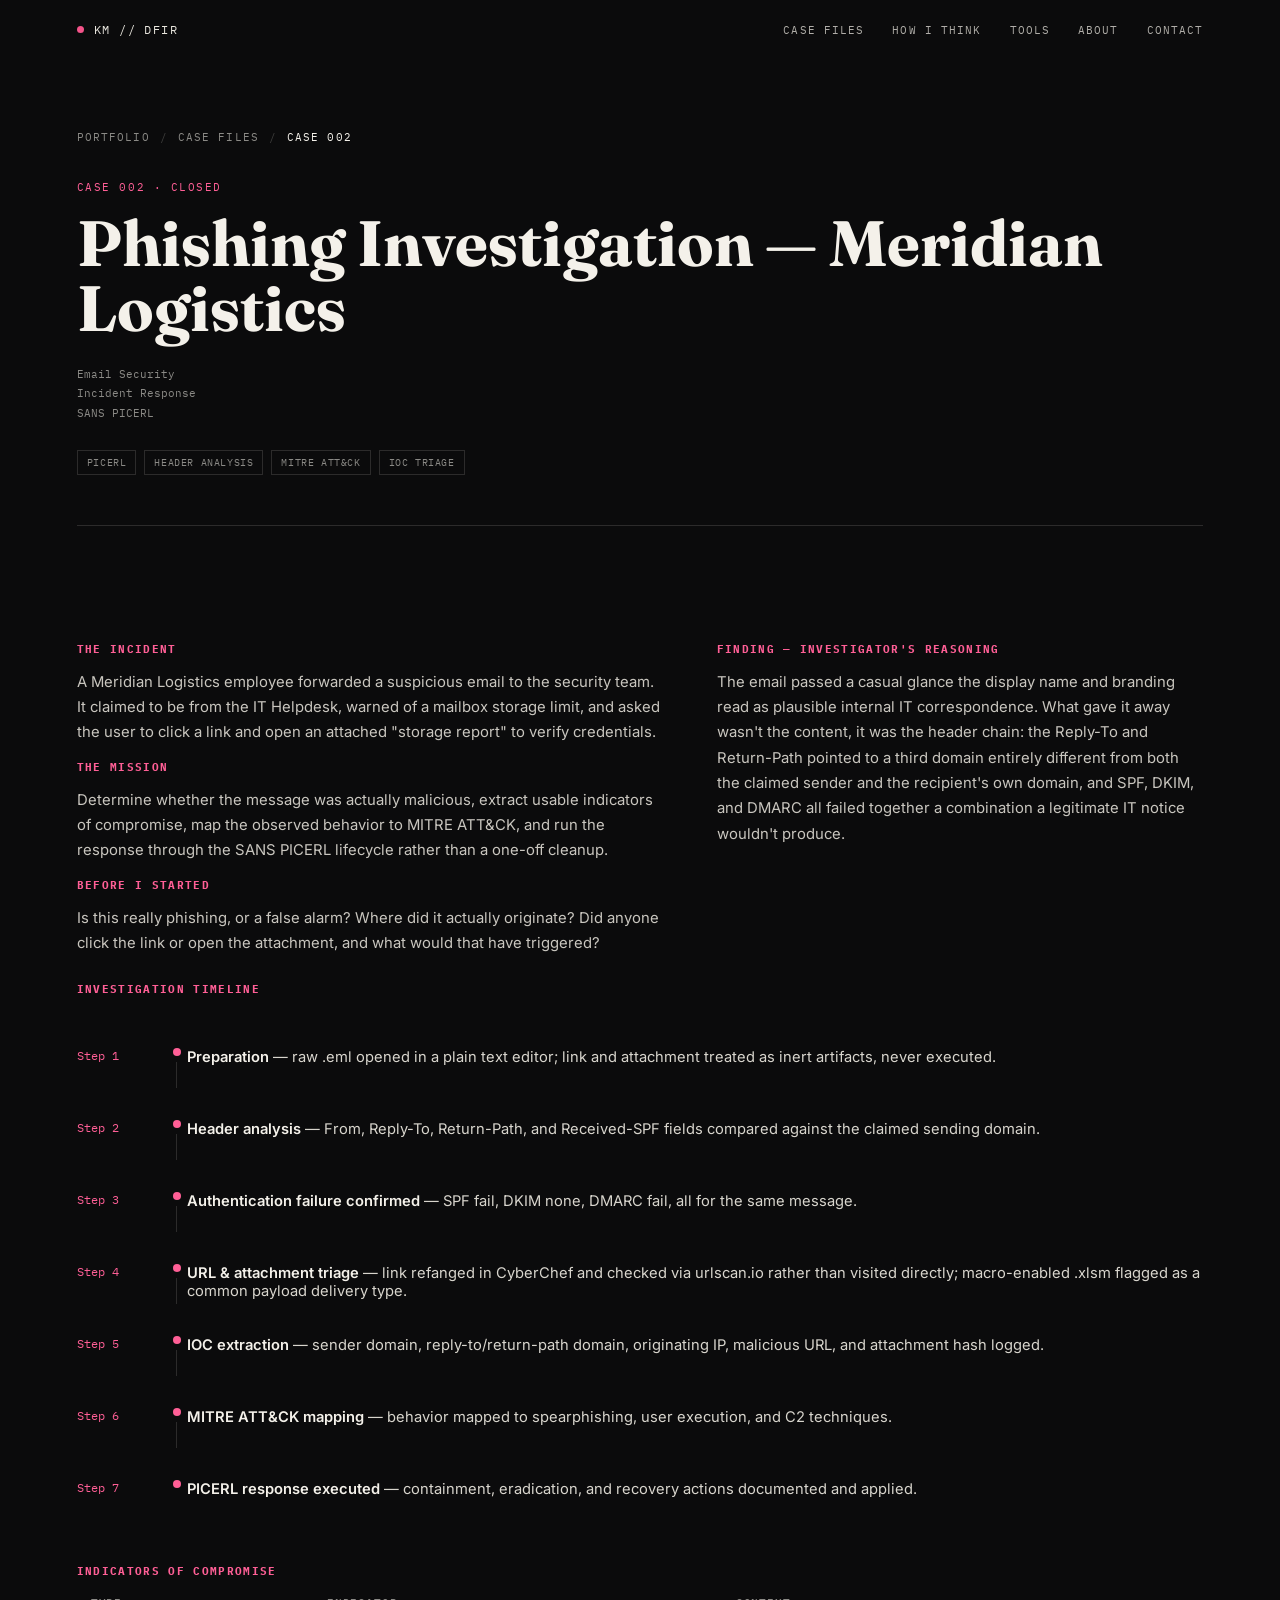
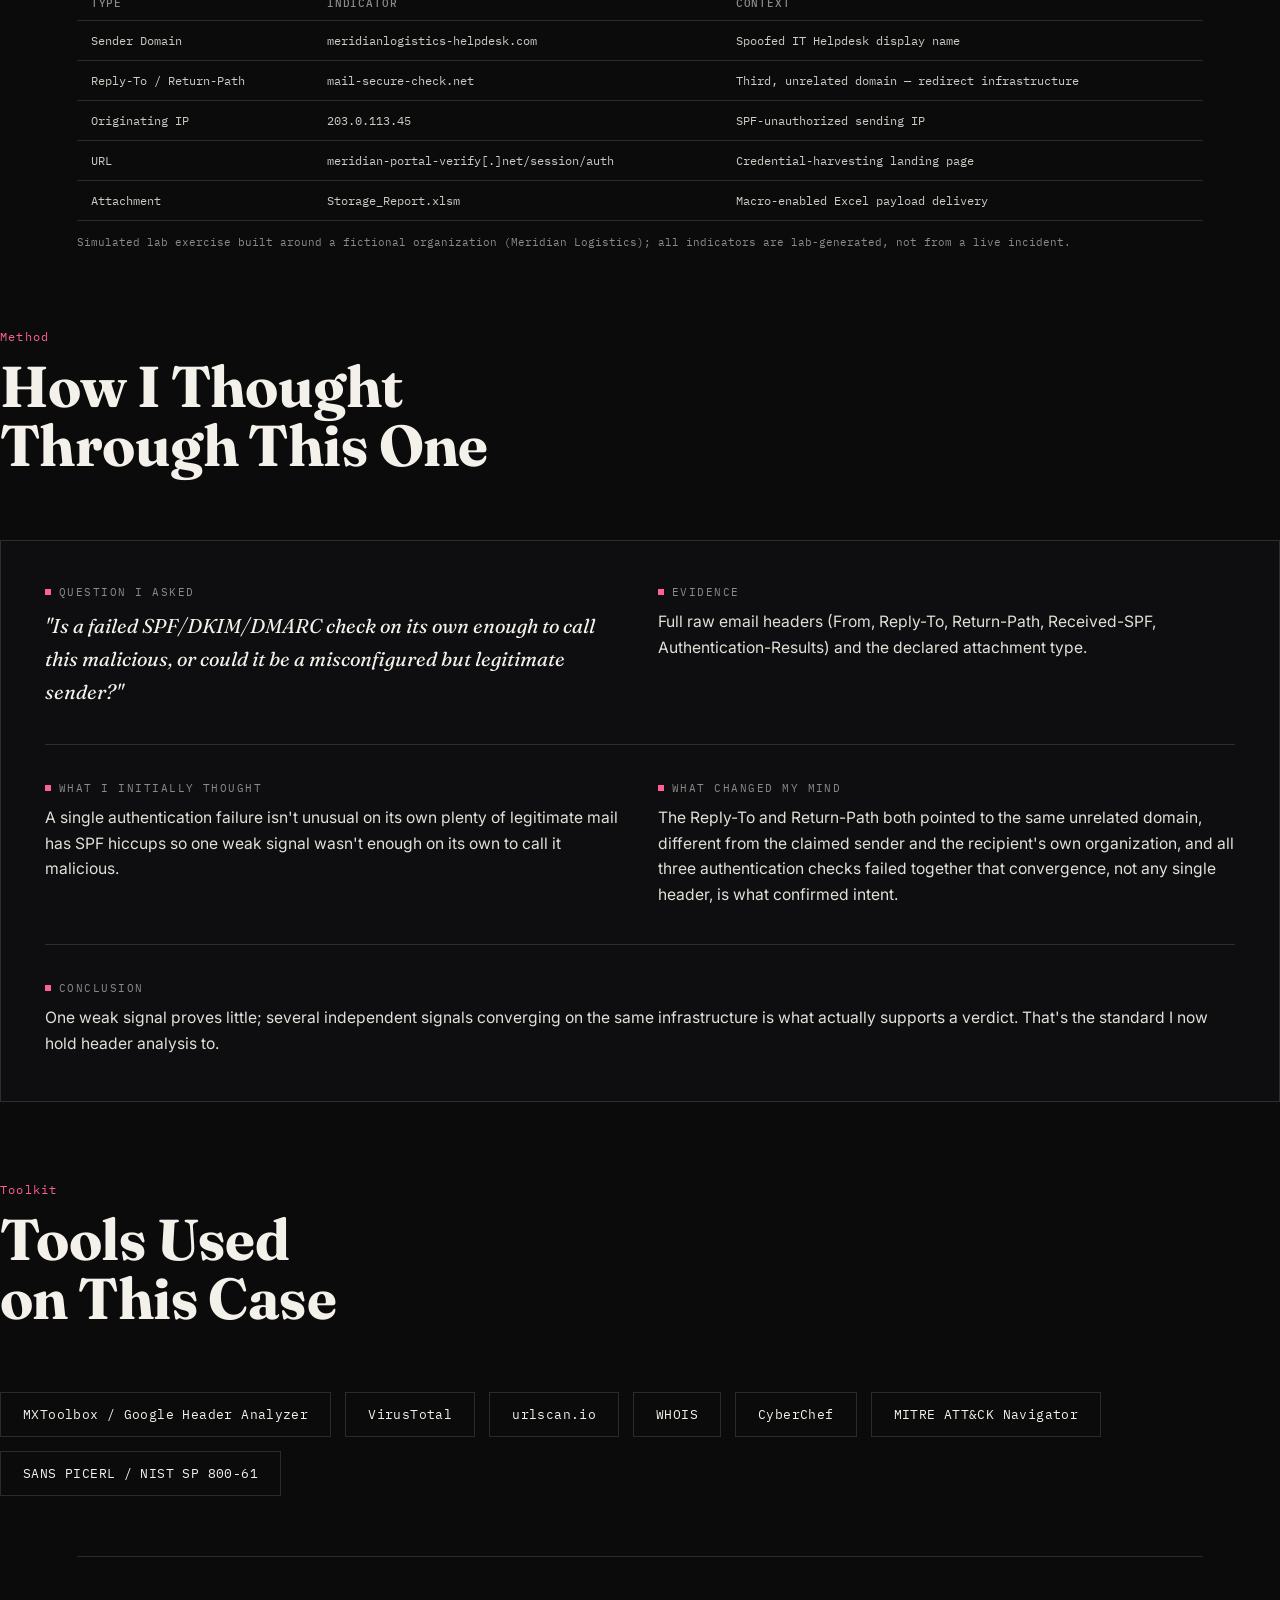
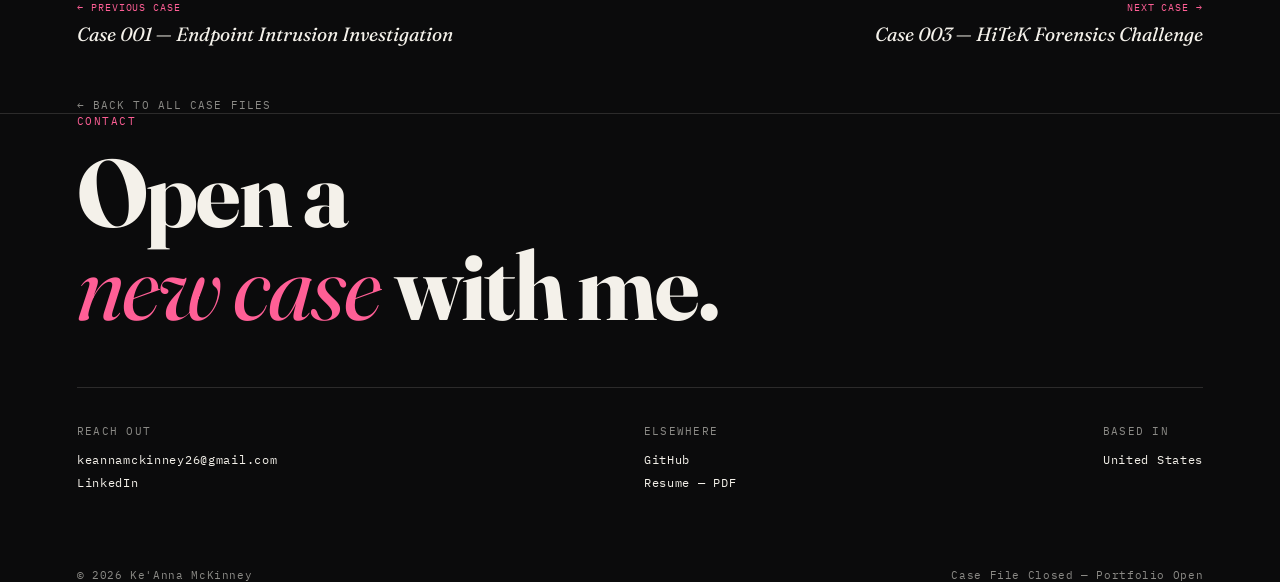
<file: case-002.html>
<!DOCTYPE html>
<html lang="en">
<head>
<meta charset="UTF-8">
<meta name="viewport" content="width=device-width, initial-scale=1.0">
<title>Phishing Investigation — Meridian Logistics — Ke'Anna McKinney</title>
<link rel="preconnect" href="https://fonts.googleapis.com">
<link rel="preconnect" href="https://fonts.gstatic.com" crossorigin>
<link href="https://fonts.googleapis.com/css2?family=Fraunces:ital,opsz,wght@0,9..144,300;0,9..144,400;0,9..144,600;0,9..144,700;0,9..144,900;1,9..144,400;1,9..144,500&family=IBM+Plex+Mono:wght@400;500;600&family=Inter:wght@300;400;500;600;700&display=swap" rel="stylesheet">
<link rel="stylesheet" href="styles.css">
</head>
<body>

<header class="nav">
  <div class="nav-mark"><span class="dot"></span>KM // DFIR</div>
  <nav class="links">
    <a href="index.html#cases">Case Files</a>
    <a href="index.html#think">How I Think</a>
    <a href="index.html#tools">Tools</a>
    <a href="index.html#about">About</a>
    <a href="index.html#contact">Contact</a>
  </nav>
  <button class="nav-toggle" aria-label="Toggle menu" aria-expanded="false">Menu</button>
</header>

<div class="wrap">
  <div class="breadcrumb reveal">
    <a href="index.html">Portfolio</a><span class="sep">/</span><a href="index.html#cases">Case Files</a><span class="sep">/</span><span class="current">Case 002</span>
  </div>

  <div class="case-page-hero reveal">
    <div class="feat-eyebrow">Case 002 · Closed</div>
    <h1 class="feat-title">Phishing Investigation — Meridian Logistics</h1>
    <div class="feat-meta">Email Security<br>Incident Response<br>SANS PICERL</div>
    <div class="case-tags"><span>PICERL</span><span>Header Analysis</span><span>MITRE ATT&CK</span><span>IOC Triage</span></div>
  </div>

  <div class="case-body">
    <div class="feat-cols reveal">
      <div class="feat-block">
        <h4>The Incident</h4>
        <p>A Meridian Logistics employee forwarded a suspicious email to the security team. It claimed to be from the IT Helpdesk, warned of a mailbox storage limit, and asked the user to click a link and open an attached "storage report" to verify credentials.</p>
        <h4>The Mission</h4>
        <p>Determine whether the message was actually malicious, extract usable indicators of compromise, map the observed behavior to MITRE ATT&CK, and run the response through the SANS PICERL lifecycle rather than a one-off cleanup.</p>
        <h4>Before I Started</h4>
        <p>Is this really phishing, or a false alarm? Where did it actually originate? Did anyone click the link or open the attachment, and what would that have triggered?</p>
      </div>
      <div class="feat-block">
        <h4>Finding — Investigator's Reasoning</h4>
        <p>The email passed a casual glance the display name and branding read as plausible internal IT correspondence. What gave it away wasn't the content, it was the header chain: the Reply-To and Return-Path pointed to a third domain entirely different from both the claimed sender and the recipient's own domain, and SPF, DKIM, and DMARC all failed together a combination a legitimate IT notice wouldn't produce.</p>
      </div>
    </div>

    <h4 style="font-family:var(--mono);font-size:11px;color:var(--pink);letter-spacing:.12em;text-transform:uppercase;margin-top:12px;" class="reveal">Investigation Timeline</h4>
    <div class="timeline reveal">
      <div class="tl-row"><span class="tl-time">Step 1</span><div class="tl-line"><span class="tl-dot"></span></div><span class="tl-text"><b>Preparation</b> — raw .eml opened in a plain text editor; link and attachment treated as inert artifacts, never executed.</span></div>
      <div class="tl-row"><span class="tl-time">Step 2</span><div class="tl-line"><span class="tl-dot"></span></div><span class="tl-text"><b>Header analysis</b> — From, Reply-To, Return-Path, and Received-SPF fields compared against the claimed sending domain.</span></div>
      <div class="tl-row"><span class="tl-time">Step 3</span><div class="tl-line"><span class="tl-dot"></span></div><span class="tl-text"><b>Authentication failure confirmed</b> — SPF fail, DKIM none, DMARC fail, all for the same message.</span></div>
      <div class="tl-row"><span class="tl-time">Step 4</span><div class="tl-line"><span class="tl-dot"></span></div><span class="tl-text"><b>URL &amp; attachment triage</b> — link refanged in CyberChef and checked via urlscan.io rather than visited directly; macro-enabled .xlsm flagged as a common payload delivery type.</span></div>
      <div class="tl-row"><span class="tl-time">Step 5</span><div class="tl-line"><span class="tl-dot"></span></div><span class="tl-text"><b>IOC extraction</b> — sender domain, reply-to/return-path domain, originating IP, malicious URL, and attachment hash logged.</span></div>
      <div class="tl-row"><span class="tl-time">Step 6</span><div class="tl-line"><span class="tl-dot"></span></div><span class="tl-text"><b>MITRE ATT&amp;CK mapping</b> — behavior mapped to spearphishing, user execution, and C2 techniques.</span></div>
      <div class="tl-row"><span class="tl-time">Step 7</span><div class="tl-line"><span class="tl-dot"></span></div><span class="tl-text"><b>PICERL response executed</b> — containment, eradication, and recovery actions documented and applied.</span></div>
    </div>

    <h4 style="font-family:var(--mono);font-size:11px;color:var(--pink);letter-spacing:.12em;text-transform:uppercase;margin-top:36px;" class="reveal">Indicators of Compromise</h4>
    <table class="ioc-table reveal">
    <tr><th>Type</th><th>Indicator</th><th>Context</th></tr>
    <tr><td>Sender Domain</td><td>meridianlogistics-helpdesk.com</td><td>Spoofed IT Helpdesk display name</td></tr>
    <tr><td>Reply-To / Return-Path</td><td>mail-secure-check.net</td><td>Third, unrelated domain — redirect infrastructure</td></tr>
    <tr><td>Originating IP</td><td>203.0.113.45</td><td>SPF-unauthorized sending IP</td></tr>
    <tr><td>URL</td><td>meridian-portal-verify[.]net/session/auth</td><td>Credential-harvesting landing page</td></tr>
    <tr><td>Attachment</td><td>Storage_Report.xlsm</td><td>Macro-enabled Excel payload delivery</td></tr>
    </table>
    <p style="font-family:var(--mono);font-size:11px;color:var(--gray);margin-top:14px;">Simulated lab exercise built around a fictional organization (Meridian Logistics); all indicators are lab-generated, not from a live incident.</p>
    
  </div>
</div>

<!-- HOW I THINK (per-case) -->
<div class="wrap" style="padding:80px 0 0;">
  <div class="section-head reveal">
    <div>
      <span class="section-num">Method</span>
      <h2 class="section-title">How I Thought<br>Through This One</h2>
    </div>
  </div>
  <div class="reasoning-card reveal">
    <div class="reasoning-grid">
      <div>
        <div class="r-label">Question I Asked</div>
        <p class="r-text quote">"Is a failed SPF/DKIM/DMARC check on its own enough to call this malicious, or could it be a misconfigured but legitimate sender?"</p>
      </div>
      <div>
        <div class="r-label">Evidence</div>
        <p class="r-text">Full raw email headers (From, Reply-To, Return-Path, Received-SPF, Authentication-Results) and the declared attachment type.</p>
      </div>
      <div class="r-divider"></div>
      <div>
        <div class="r-label">What I Initially Thought</div>
        <p class="r-text">A single authentication failure isn't unusual on its own plenty of legitimate mail has SPF hiccups so one weak signal wasn't enough on its own to call it malicious.</p>
      </div>
      <div>
        <div class="r-label">What Changed My Mind</div>
        <p class="r-text">The Reply-To and Return-Path both pointed to the same unrelated domain, different from the claimed sender and the recipient's own organization, and all three authentication checks failed together that convergence, not any single header, is what confirmed intent.</p>
      </div>
      <div class="r-divider"></div>
      <div style="grid-column:1/-1;">
        <div class="r-label">Conclusion</div>
        <p class="r-text">One weak signal proves little; several independent signals converging on the same infrastructure is what actually supports a verdict. That's the standard I now hold header analysis to.</p>
      </div>
    </div>
  </div>
</div>

<!-- TOOLS USED -->
<div class="wrap" style="padding:80px 0 40px;">
  <div class="section-head reveal">
    <div>
      <span class="section-num">Toolkit</span>
      <h2 class="section-title">Tools Used<br>on This Case</h2>
    </div>
  </div>
  <div class="tool-grid reveal"><span class="tool-pill">MXToolbox / Google Header Analyzer</span><span class="tool-pill">VirusTotal</span><span class="tool-pill">urlscan.io</span><span class="tool-pill">WHOIS</span><span class="tool-pill">CyberChef</span><span class="tool-pill">MITRE ATT&CK Navigator</span><span class="tool-pill">SANS PICERL / NIST SP 800-61</span></div>
</div>

<div class="wrap">
  <div class="case-nav-footer reveal">
    <a class="case-nav-link prev" href="case-001.html">
      <span class="dir">← Previous Case</span>
      <span class="title">Case 001 — Endpoint Intrusion Investigation</span>
    </a>
    <a class="case-nav-link next" href="case-003.html">
      <span class="dir">Next Case →</span>
      <span class="title">Case 003 — HiTeK Forensics Challenge</span>
    </a>
  </div>
  <a class="back-index" href="index.html#cases">← Back to all case files</a>
</div>

<!-- CONTACT / FOOTER -->
<footer id="contact" class="wrap">
  <div class="reveal">
    <div class="feat-eyebrow" style="margin-bottom:18px;">Contact</div>
    <div class="foot-cta">Open a<br><em>new case</em> with me.</div>
  </div>
  <div class="foot-grid reveal">
    <div class="foot-col">
      <div class="label">Reach Out</div>
      <a href="mailto:keannamckinney26@gmail.com">keannamckinney26@gmail.com</a>
      <a href="https://www.linkedin.com/in/ke-anna-mckinney-66580b342" target="_blank" rel="noopener">LinkedIn</a>
    </div>
    <div class="foot-col">
      <div class="label">Elsewhere</div>
      <a href="#">GitHub</a>
      <a href="assets/resume/keanna-mckinney-resume.pdf" target="_blank" rel="noopener">Resume — PDF</a>
    </div>
    <div class="foot-col">
      <div class="label">Based In</div>
      <a href="#" style="pointer-events:none;">United States</a>
    </div>
  </div>
  <div class="foot-bottom">
    <span>© 2026 Ke'Anna McKinney</span>
    <span>Case File Closed — Portfolio Open</span>
  </div>
</footer>

<script src="script.js"></script>

</body>
</html>
</file>
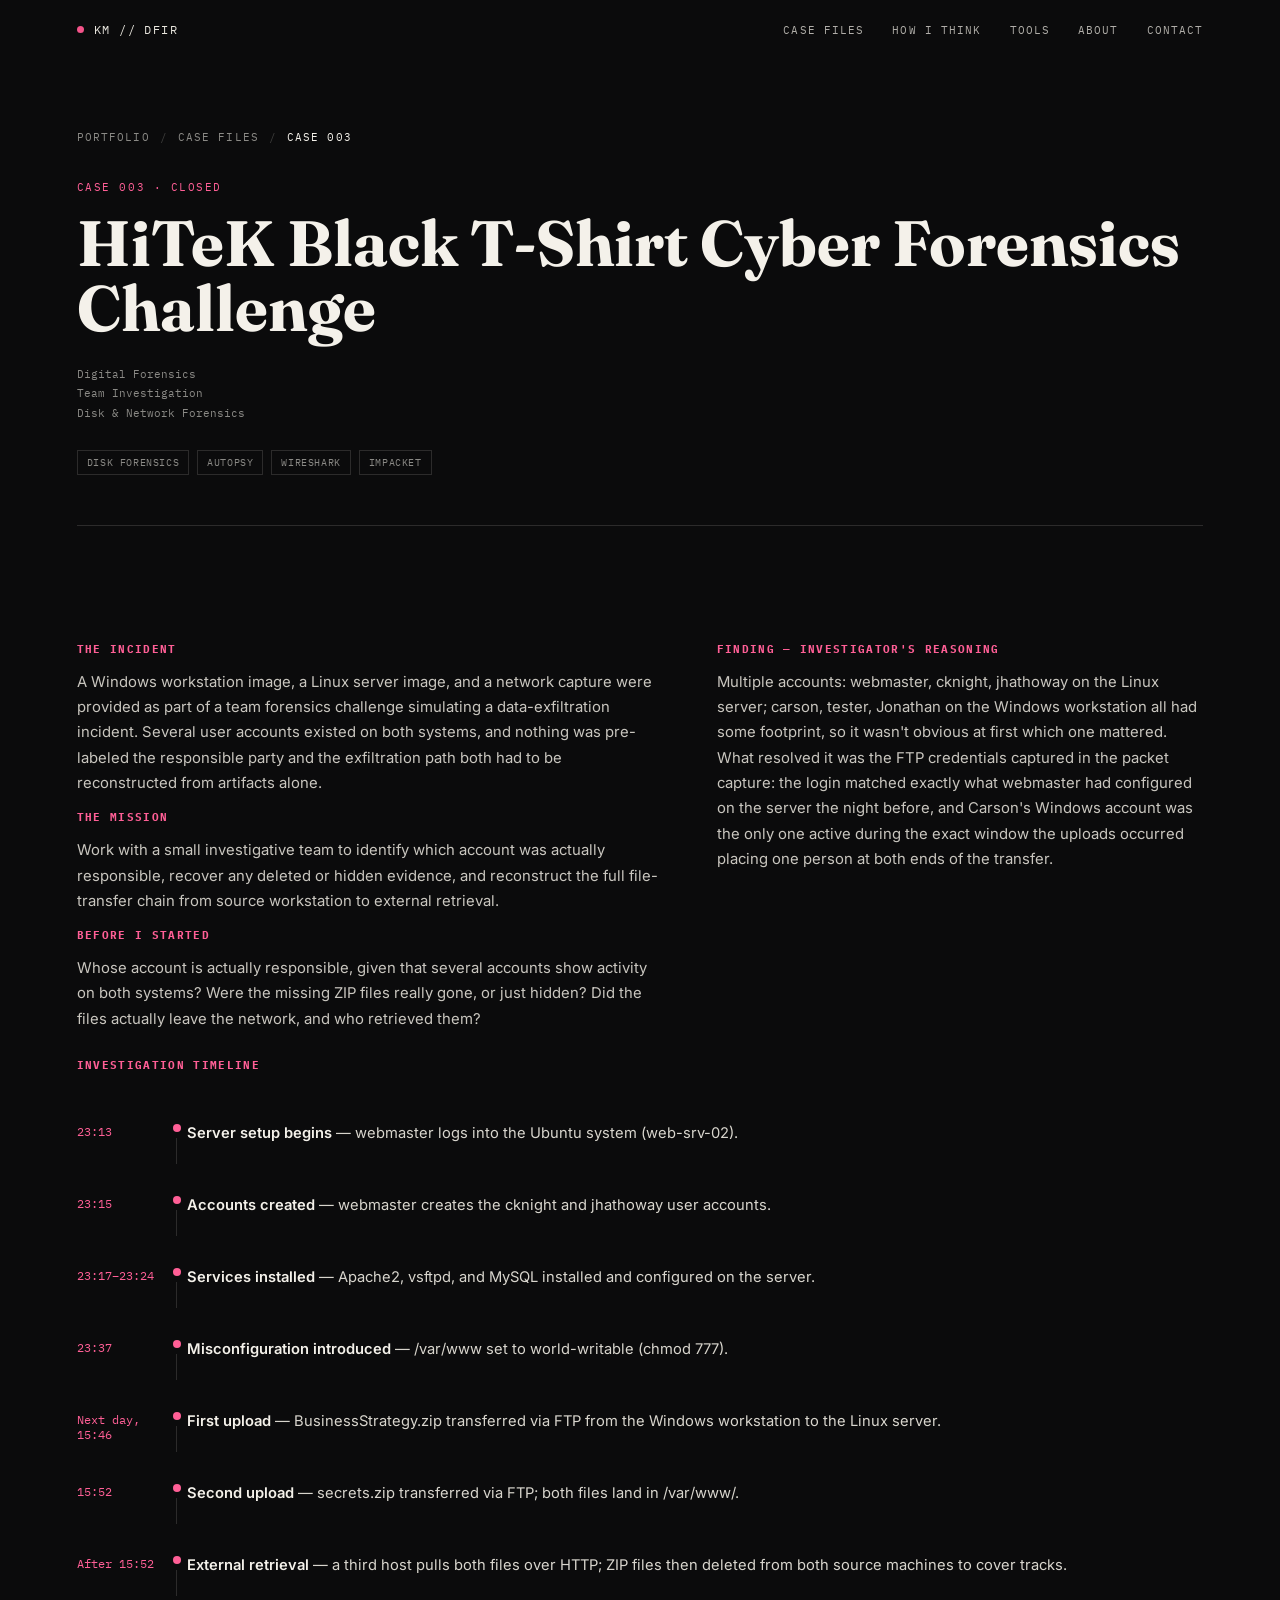
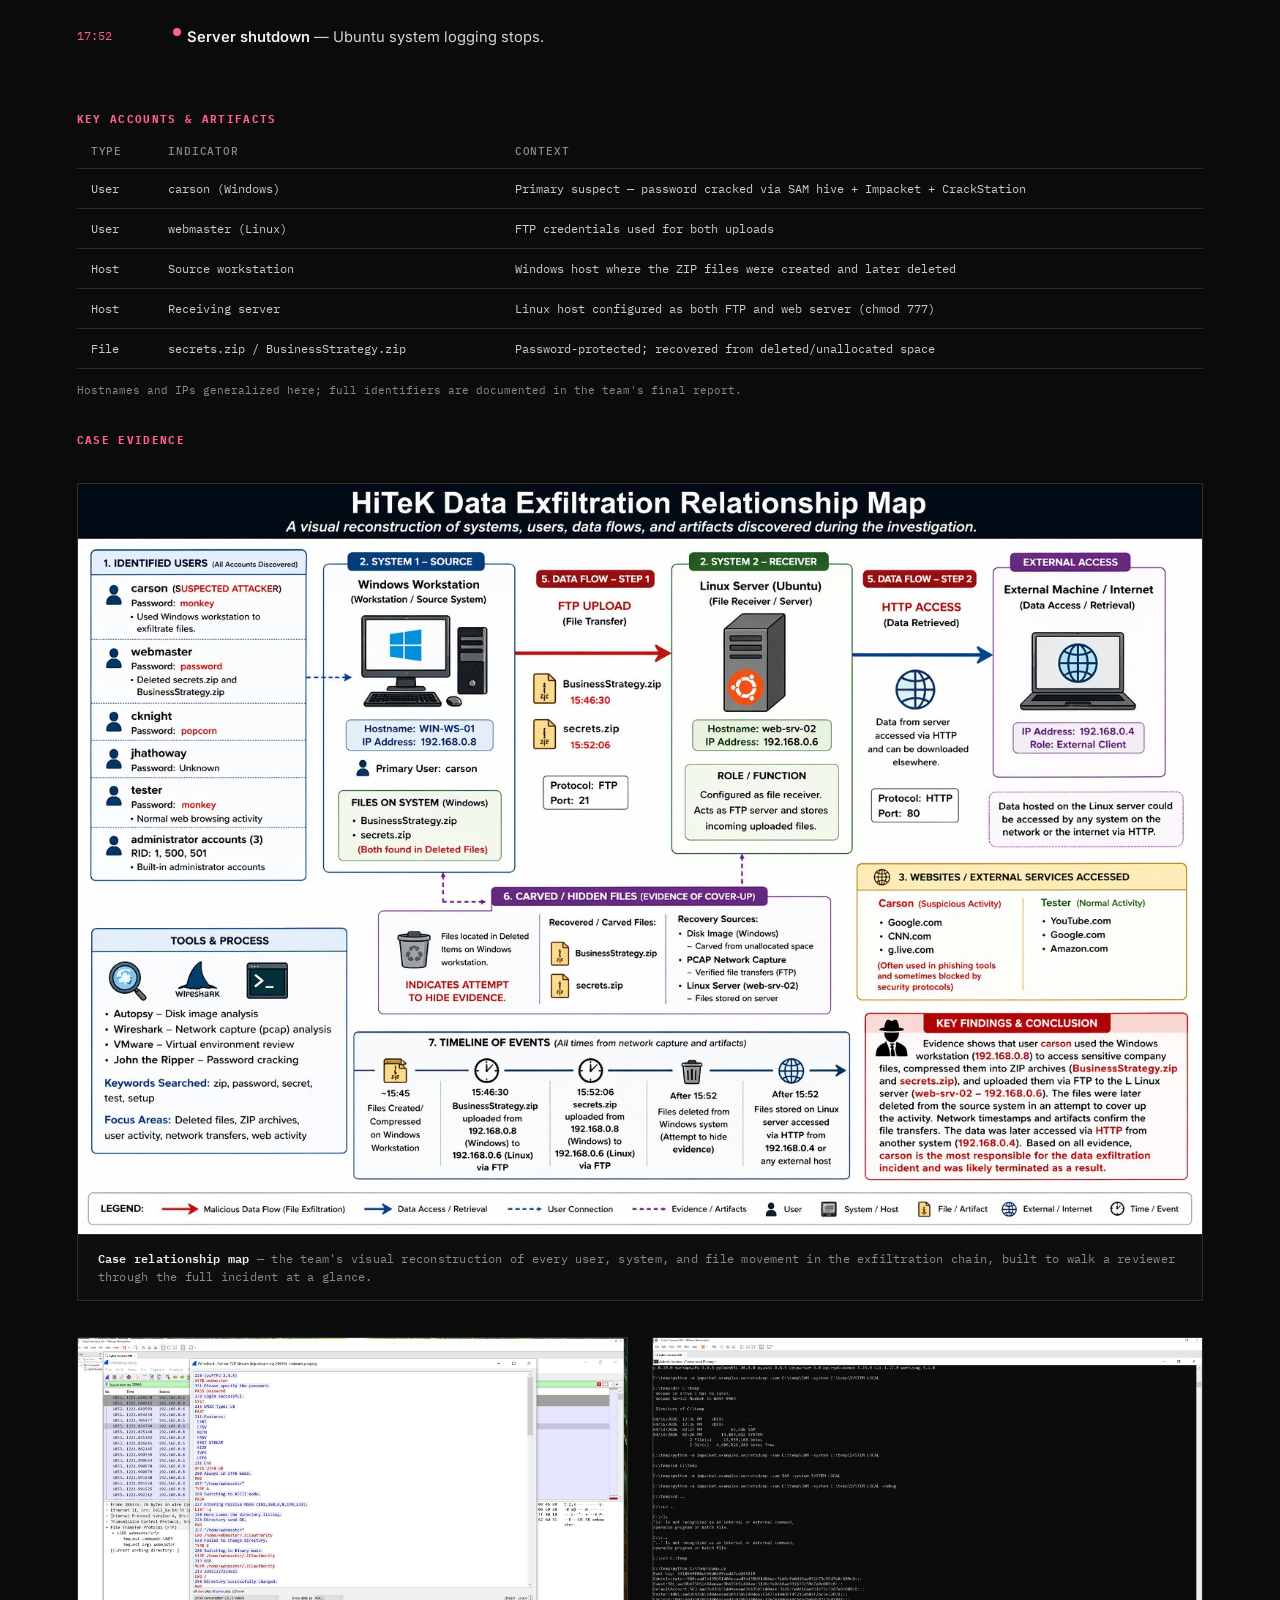
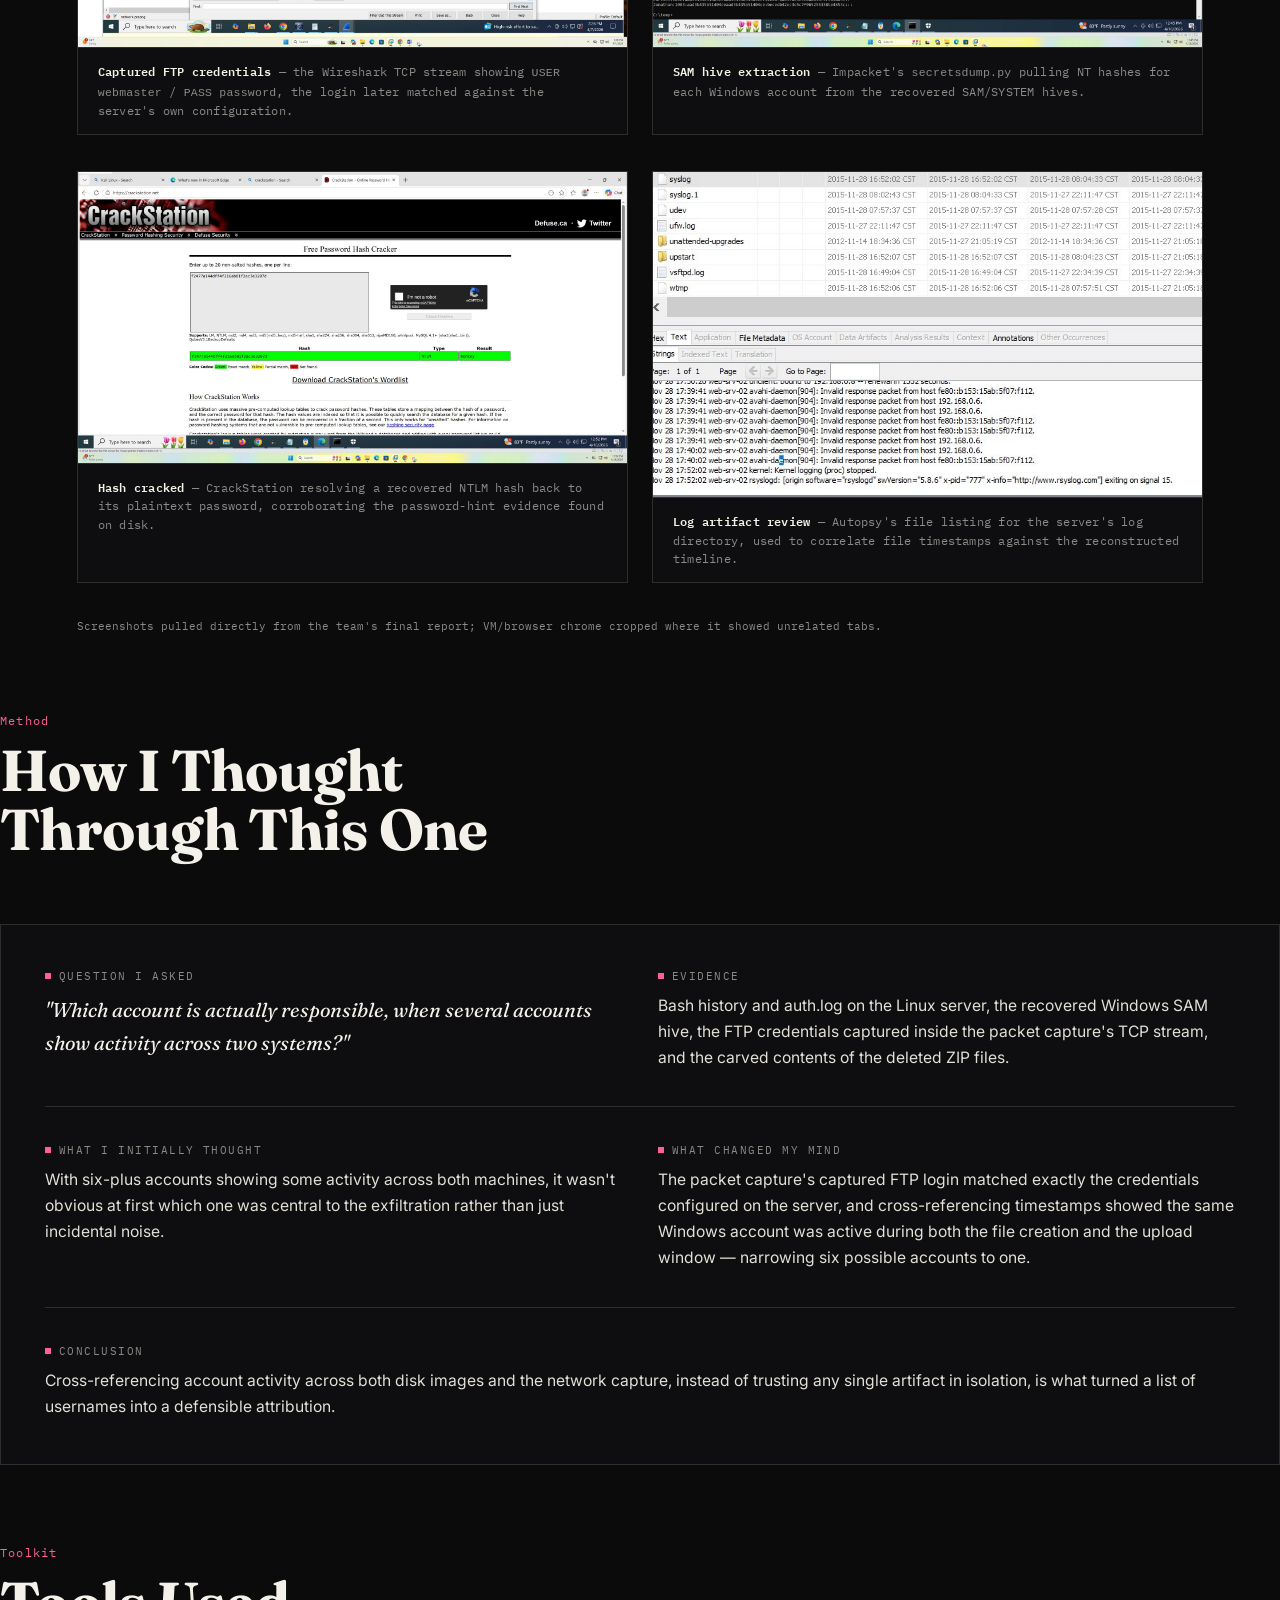
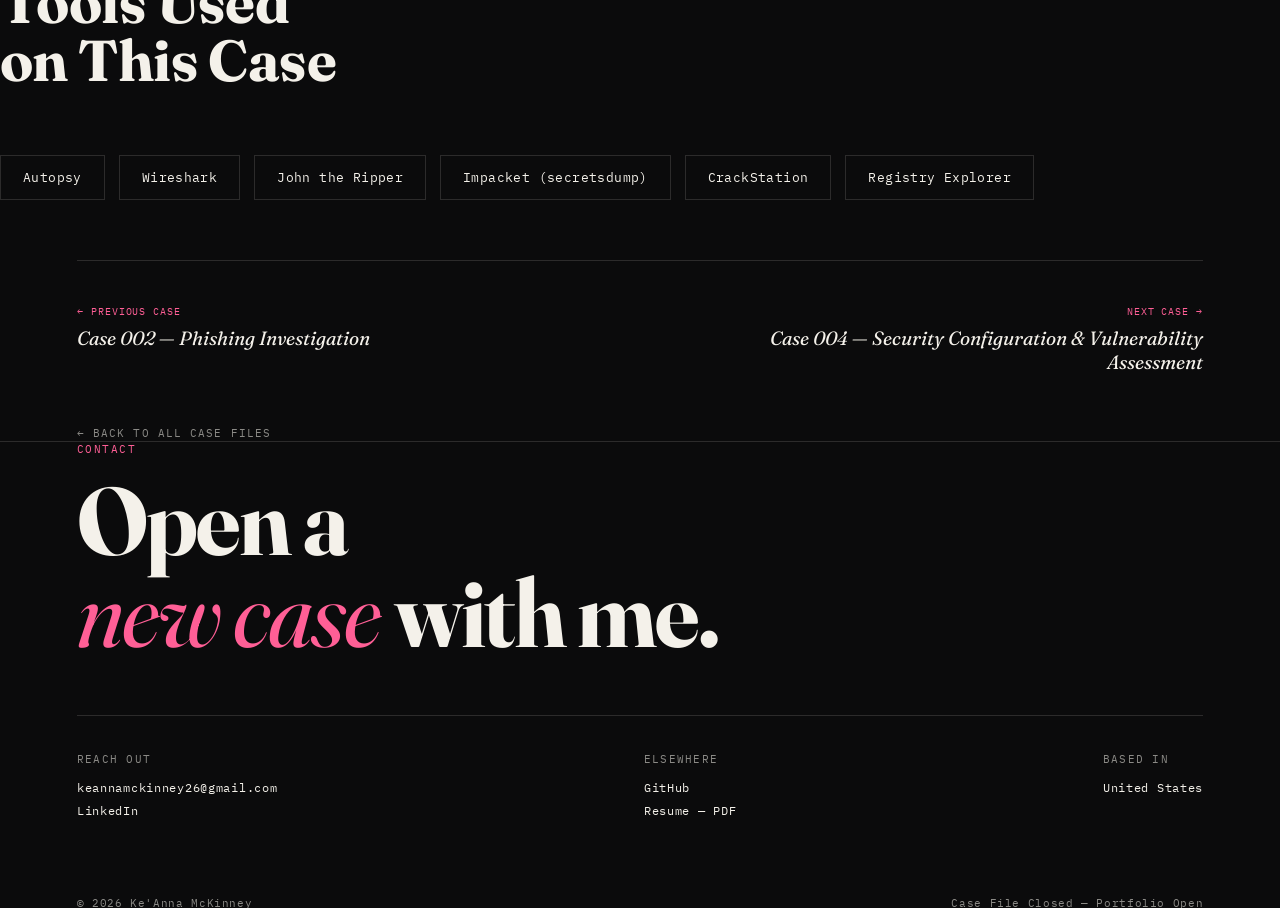
<file: case-003.html>
<!DOCTYPE html>
<html lang="en">
<head>
<meta charset="UTF-8">
<meta name="viewport" content="width=device-width, initial-scale=1.0">
<title>HiTeK Black T-Shirt Cyber Forensics Challenge — Ke'Anna McKinney</title>
<link rel="preconnect" href="https://fonts.googleapis.com">
<link rel="preconnect" href="https://fonts.gstatic.com" crossorigin>
<link href="https://fonts.googleapis.com/css2?family=Fraunces:ital,opsz,wght@0,9..144,300;0,9..144,400;0,9..144,600;0,9..144,700;0,9..144,900;1,9..144,400;1,9..144,500&family=IBM+Plex+Mono:wght@400;500;600&family=Inter:wght@300;400;500;600;700&display=swap" rel="stylesheet">
<link rel="stylesheet" href="styles.css">
</head>
<body>

<header class="nav">
  <div class="nav-mark"><span class="dot"></span>KM // DFIR</div>
  <nav class="links">
    <a href="index.html#cases">Case Files</a>
    <a href="index.html#think">How I Think</a>
    <a href="index.html#tools">Tools</a>
    <a href="index.html#about">About</a>
    <a href="index.html#contact">Contact</a>
  </nav>
  <button class="nav-toggle" aria-label="Toggle menu" aria-expanded="false">Menu</button>
</header>

<div class="wrap">
  <div class="breadcrumb reveal">
    <a href="index.html">Portfolio</a><span class="sep">/</span><a href="index.html#cases">Case Files</a><span class="sep">/</span><span class="current">Case 003</span>
  </div>

  <div class="case-page-hero reveal">
    <div class="feat-eyebrow">Case 003 · Closed</div>
    <h1 class="feat-title">HiTeK Black T-Shirt Cyber Forensics Challenge</h1>
    <div class="feat-meta">Digital Forensics<br>Team Investigation<br>Disk & Network Forensics</div>
    <div class="case-tags"><span>Disk Forensics</span><span>Autopsy</span><span>Wireshark</span><span>Impacket</span></div>
  </div>

  <div class="case-body">
    <div class="feat-cols reveal">
      <div class="feat-block">
        <h4>The Incident</h4>
        <p>A Windows workstation image, a Linux server image, and a network capture were provided as part of a team forensics challenge simulating a data-exfiltration incident. Several user accounts existed on both systems, and nothing was pre-labeled the responsible party and the exfiltration path both had to be reconstructed from artifacts alone.</p>
        <h4>The Mission</h4>
        <p>Work with a small investigative team to identify which account was actually responsible, recover any deleted or hidden evidence, and reconstruct the full file-transfer chain from source workstation to external retrieval.</p>
        <h4>Before I Started</h4>
        <p>Whose account is actually responsible, given that several accounts show activity on both systems? Were the missing ZIP files really gone, or just hidden? Did the files actually leave the network, and who retrieved them?</p>
      </div>
      <div class="feat-block">
        <h4>Finding — Investigator's Reasoning</h4>
        <p>Multiple accounts: webmaster, cknight, jhathoway on the Linux server; carson, tester, Jonathan on the Windows workstation all had some footprint, so it wasn't obvious at first which one mattered. What resolved it was the FTP credentials captured in the packet capture: the login matched exactly what webmaster had configured on the server the night before, and Carson's Windows account was the only one active during the exact window the uploads occurred placing one person at both ends of the transfer.</p>
      </div>
    </div>

    <h4 style="font-family:var(--mono);font-size:11px;color:var(--pink);letter-spacing:.12em;text-transform:uppercase;margin-top:12px;" class="reveal">Investigation Timeline</h4>
    <div class="timeline reveal">
      <div class="tl-row"><span class="tl-time">23:13</span><div class="tl-line"><span class="tl-dot"></span></div><span class="tl-text"><b>Server setup begins</b> — webmaster logs into the Ubuntu system (web-srv-02).</span></div>
      <div class="tl-row"><span class="tl-time">23:15</span><div class="tl-line"><span class="tl-dot"></span></div><span class="tl-text"><b>Accounts created</b> — webmaster creates the cknight and jhathoway user accounts.</span></div>
      <div class="tl-row"><span class="tl-time">23:17–23:24</span><div class="tl-line"><span class="tl-dot"></span></div><span class="tl-text"><b>Services installed</b> — Apache2, vsftpd, and MySQL installed and configured on the server.</span></div>
      <div class="tl-row"><span class="tl-time">23:37</span><div class="tl-line"><span class="tl-dot"></span></div><span class="tl-text"><b>Misconfiguration introduced</b> — /var/www set to world-writable (chmod 777).</span></div>
      <div class="tl-row"><span class="tl-time">Next day, 15:46</span><div class="tl-line"><span class="tl-dot"></span></div><span class="tl-text"><b>First upload</b> — BusinessStrategy.zip transferred via FTP from the Windows workstation to the Linux server.</span></div>
      <div class="tl-row"><span class="tl-time">15:52</span><div class="tl-line"><span class="tl-dot"></span></div><span class="tl-text"><b>Second upload</b> — secrets.zip transferred via FTP; both files land in /var/www/.</span></div>
      <div class="tl-row"><span class="tl-time">After 15:52</span><div class="tl-line"><span class="tl-dot"></span></div><span class="tl-text"><b>External retrieval</b> — a third host pulls both files over HTTP; ZIP files then deleted from both source machines to cover tracks.</span></div>
      <div class="tl-row"><span class="tl-time">17:52</span><div class="tl-line"><span class="tl-dot"></span></div><span class="tl-text"><b>Server shutdown</b> — Ubuntu system logging stops.</span></div>
    </div>

    <h4 style="font-family:var(--mono);font-size:11px;color:var(--pink);letter-spacing:.12em;text-transform:uppercase;margin-top:36px;" class="reveal">Key Accounts & Artifacts</h4>
    <table class="ioc-table reveal">
    <tr><th>Type</th><th>Indicator</th><th>Context</th></tr>
    <tr><td>User</td><td>carson (Windows)</td><td>Primary suspect — password cracked via SAM hive + Impacket + CrackStation</td></tr>
    <tr><td>User</td><td>webmaster (Linux)</td><td>FTP credentials used for both uploads</td></tr>
    <tr><td>Host</td><td>Source workstation</td><td>Windows host where the ZIP files were created and later deleted</td></tr>
    <tr><td>Host</td><td>Receiving server</td><td>Linux host configured as both FTP and web server (chmod 777)</td></tr>
    <tr><td>File</td><td>secrets.zip / BusinessStrategy.zip</td><td>Password-protected; recovered from deleted/unallocated space</td></tr>
    </table>
    <p style="font-family:var(--mono);font-size:11px;color:var(--gray);margin-top:14px;">Hostnames and IPs generalized here; full identifiers are documented in the team's final report.</p>
    
    <h4 style="font-family:var(--mono);font-size:11px;color:var(--pink);letter-spacing:.12em;text-transform:uppercase;margin-top:36px;" class="reveal">Case Evidence</h4>
    <div class="shot reveal">
      <img src="assets/case-003/hitek-relationship-map.jpg" alt="Relationship map diagramming users, systems, data flow, and the exfiltration timeline" loading="lazy">
      <div class="shot-caption"><b>Case relationship map</b> &mdash; the team's visual reconstruction of every user, system, and file movement in the exfiltration chain, built to walk a reviewer through the full incident at a glance.</div>
    </div>
    <div class="shot-row">
    <div class="shot reveal">
      <img src="assets/case-003/wireshark-ftp-stream.jpg" alt="Wireshark Follow TCP Stream showing the FTP login and file listing" loading="lazy">
      <div class="shot-caption"><b>Captured FTP credentials</b> &mdash; the Wireshark TCP stream showing <code>USER webmaster</code> / <code>PASS password</code>, the login later matched against the server's own configuration.</div>
    </div>
    <div class="shot reveal">
      <img src="assets/case-003/impacket-secretsdump-hashes.jpg" alt="Impacket secretsdump output showing recovered NT hashes from the Windows SAM hive" loading="lazy">
      <div class="shot-caption"><b>SAM hive extraction</b> &mdash; Impacket's <code>secretsdump.py</code> pulling NT hashes for each Windows account from the recovered SAM/SYSTEM hives.</div>
    </div>
    </div>
    <div class="shot-row">
    <div class="shot reveal">
      <img src="assets/case-003/crackstation-password-crack.jpg" alt="CrackStation successfully cracking an NTLM hash to reveal the plaintext password" loading="lazy">
      <div class="shot-caption"><b>Hash cracked</b> &mdash; CrackStation resolving a recovered NTLM hash back to its plaintext password, corroborating the password-hint evidence found on disk.</div>
    </div>
    <div class="shot reveal">
      <img src="assets/case-003/autopsy-log-listing.jpg" alt="Autopsy file listing showing system log files with modification timestamps" loading="lazy">
      <div class="shot-caption"><b>Log artifact review</b> &mdash; Autopsy's file listing for the server's log directory, used to correlate file timestamps against the reconstructed timeline.</div>
    </div>
    </div>
    <p style="font-family:var(--mono);font-size:11px;color:var(--gray);margin-top:14px;">Screenshots pulled directly from the team's final report; VM/browser chrome cropped where it showed unrelated tabs.</p>

  </div>
</div>

<!-- HOW I THINK (per-case) -->
<div class="wrap" style="padding:80px 0 0;">
  <div class="section-head reveal">
    <div>
      <span class="section-num">Method</span>
      <h2 class="section-title">How I Thought<br>Through This One</h2>
    </div>
  </div>
  <div class="reasoning-card reveal">
    <div class="reasoning-grid">
      <div>
        <div class="r-label">Question I Asked</div>
        <p class="r-text quote">"Which account is actually responsible, when several accounts show activity across two systems?"</p>
      </div>
      <div>
        <div class="r-label">Evidence</div>
        <p class="r-text">Bash history and auth.log on the Linux server, the recovered Windows SAM hive, the FTP credentials captured inside the packet capture's TCP stream, and the carved contents of the deleted ZIP files.</p>
      </div>
      <div class="r-divider"></div>
      <div>
        <div class="r-label">What I Initially Thought</div>
        <p class="r-text">With six-plus accounts showing some activity across both machines, it wasn't obvious at first which one was central to the exfiltration rather than just incidental noise.</p>
      </div>
      <div>
        <div class="r-label">What Changed My Mind</div>
        <p class="r-text">The packet capture's captured FTP login matched exactly the credentials configured on the server, and cross-referencing timestamps showed the same Windows account was active during both the file creation and the upload window — narrowing six possible accounts to one.</p>
      </div>
      <div class="r-divider"></div>
      <div style="grid-column:1/-1;">
        <div class="r-label">Conclusion</div>
        <p class="r-text">Cross-referencing account activity across both disk images and the network capture, instead of trusting any single artifact in isolation, is what turned a list of usernames into a defensible attribution.</p>
      </div>
    </div>
  </div>
</div>

<!-- TOOLS USED -->
<div class="wrap" style="padding:80px 0 40px;">
  <div class="section-head reveal">
    <div>
      <span class="section-num">Toolkit</span>
      <h2 class="section-title">Tools Used<br>on This Case</h2>
    </div>
  </div>
  <div class="tool-grid reveal"><span class="tool-pill">Autopsy</span><span class="tool-pill">Wireshark</span><span class="tool-pill">John the Ripper</span><span class="tool-pill">Impacket (secretsdump)</span><span class="tool-pill">CrackStation</span><span class="tool-pill">Registry Explorer</span></div>
</div>

<div class="wrap">
  <div class="case-nav-footer reveal">
    <a class="case-nav-link prev" href="case-002.html">
      <span class="dir">← Previous Case</span>
      <span class="title">Case 002 — Phishing Investigation</span>
    </a>
    <a class="case-nav-link next" href="case-004.html">
      <span class="dir">Next Case →</span>
      <span class="title">Case 004 — Security Configuration & Vulnerability Assessment</span>
    </a>
  </div>
  <a class="back-index" href="index.html#cases">← Back to all case files</a>
</div>

<!-- CONTACT / FOOTER -->
<footer id="contact" class="wrap">
  <div class="reveal">
    <div class="feat-eyebrow" style="margin-bottom:18px;">Contact</div>
    <div class="foot-cta">Open a<br><em>new case</em> with me.</div>
  </div>
  <div class="foot-grid reveal">
    <div class="foot-col">
      <div class="label">Reach Out</div>
      <a href="mailto:keannamckinney26@gmail.com">keannamckinney26@gmail.com</a>
      <a href="https://www.linkedin.com/in/ke-anna-mckinney-66580b342" target="_blank" rel="noopener">LinkedIn</a>
    </div>
    <div class="foot-col">
      <div class="label">Elsewhere</div>
      <a href="#">GitHub</a>
      <a href="assets/resume/keanna-mckinney-resume.pdf" target="_blank" rel="noopener">Resume — PDF</a>
    </div>
    <div class="foot-col">
      <div class="label">Based In</div>
      <a href="#" style="pointer-events:none;">United States</a>
    </div>
  </div>
  <div class="foot-bottom">
    <span>© 2026 Ke'Anna McKinney</span>
    <span>Case File Closed — Portfolio Open</span>
  </div>
</footer>

<script src="script.js"></script>

</body>
</html>
</file>
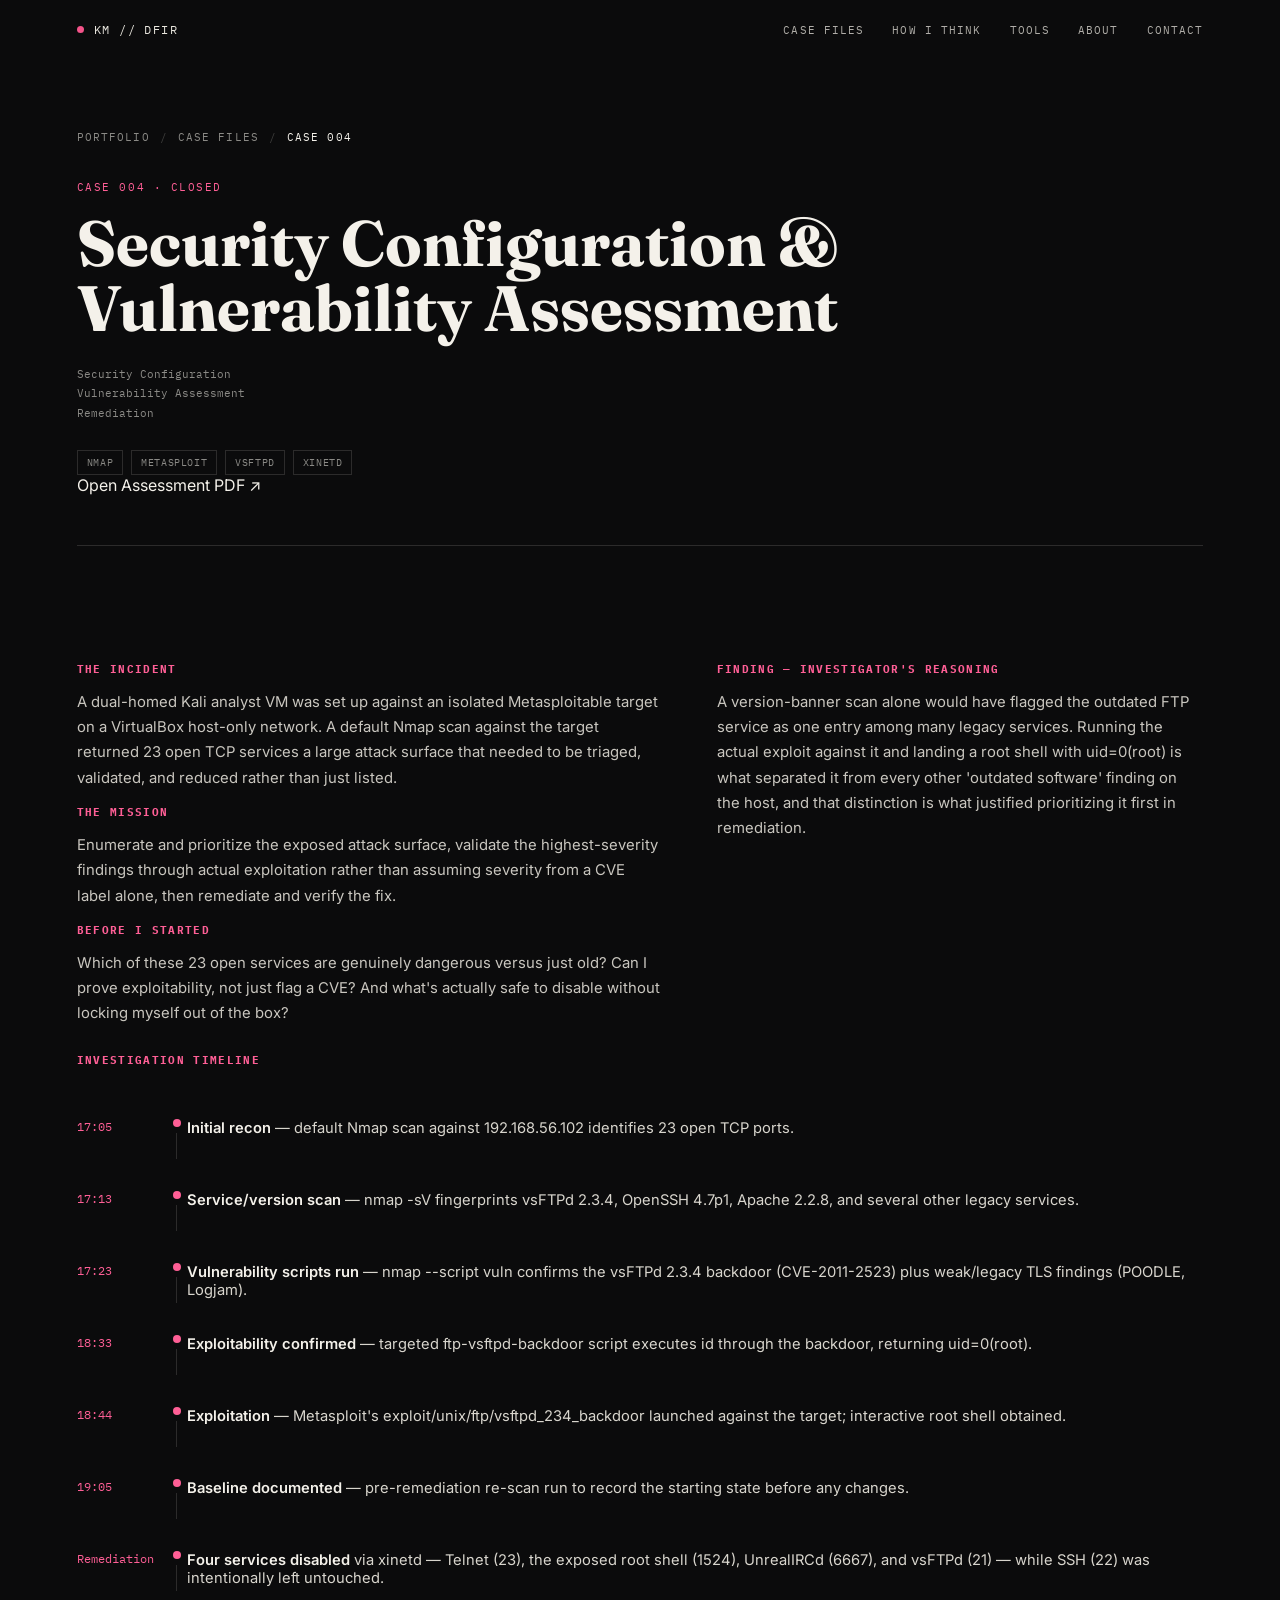
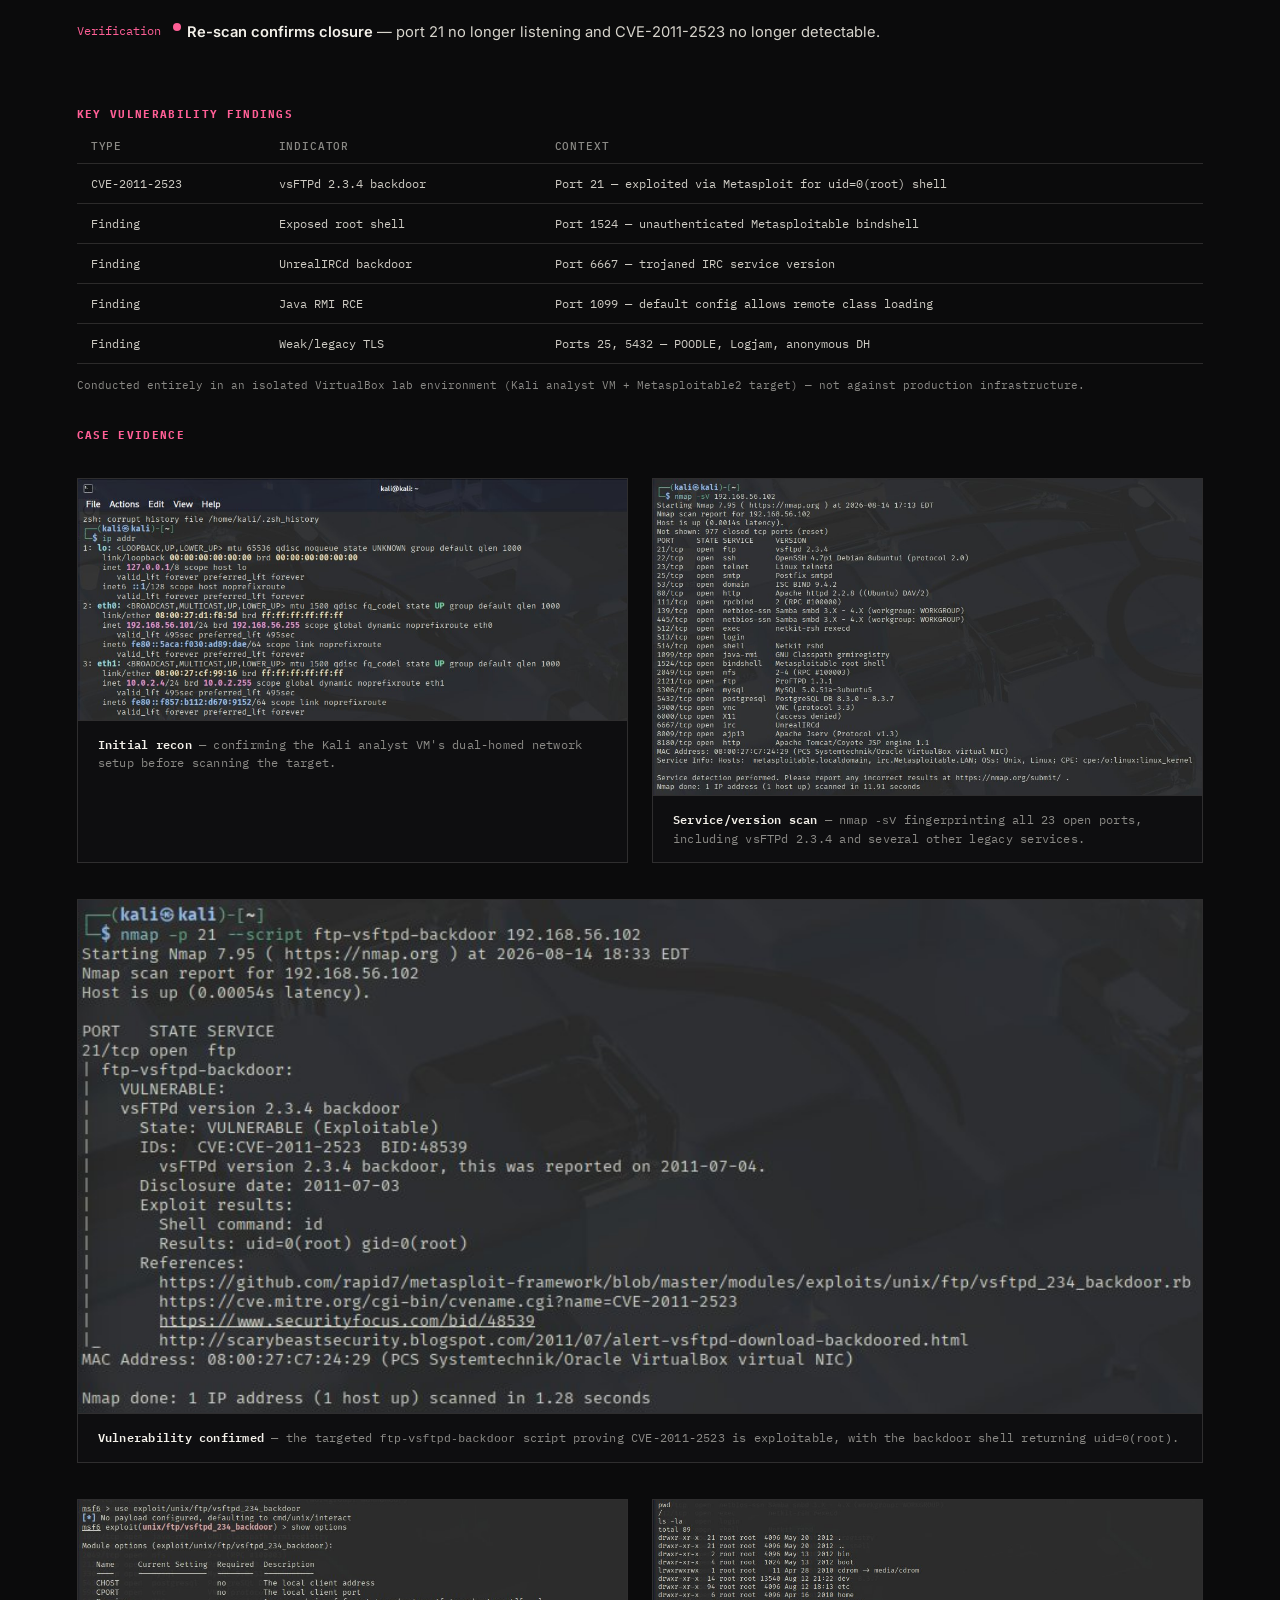
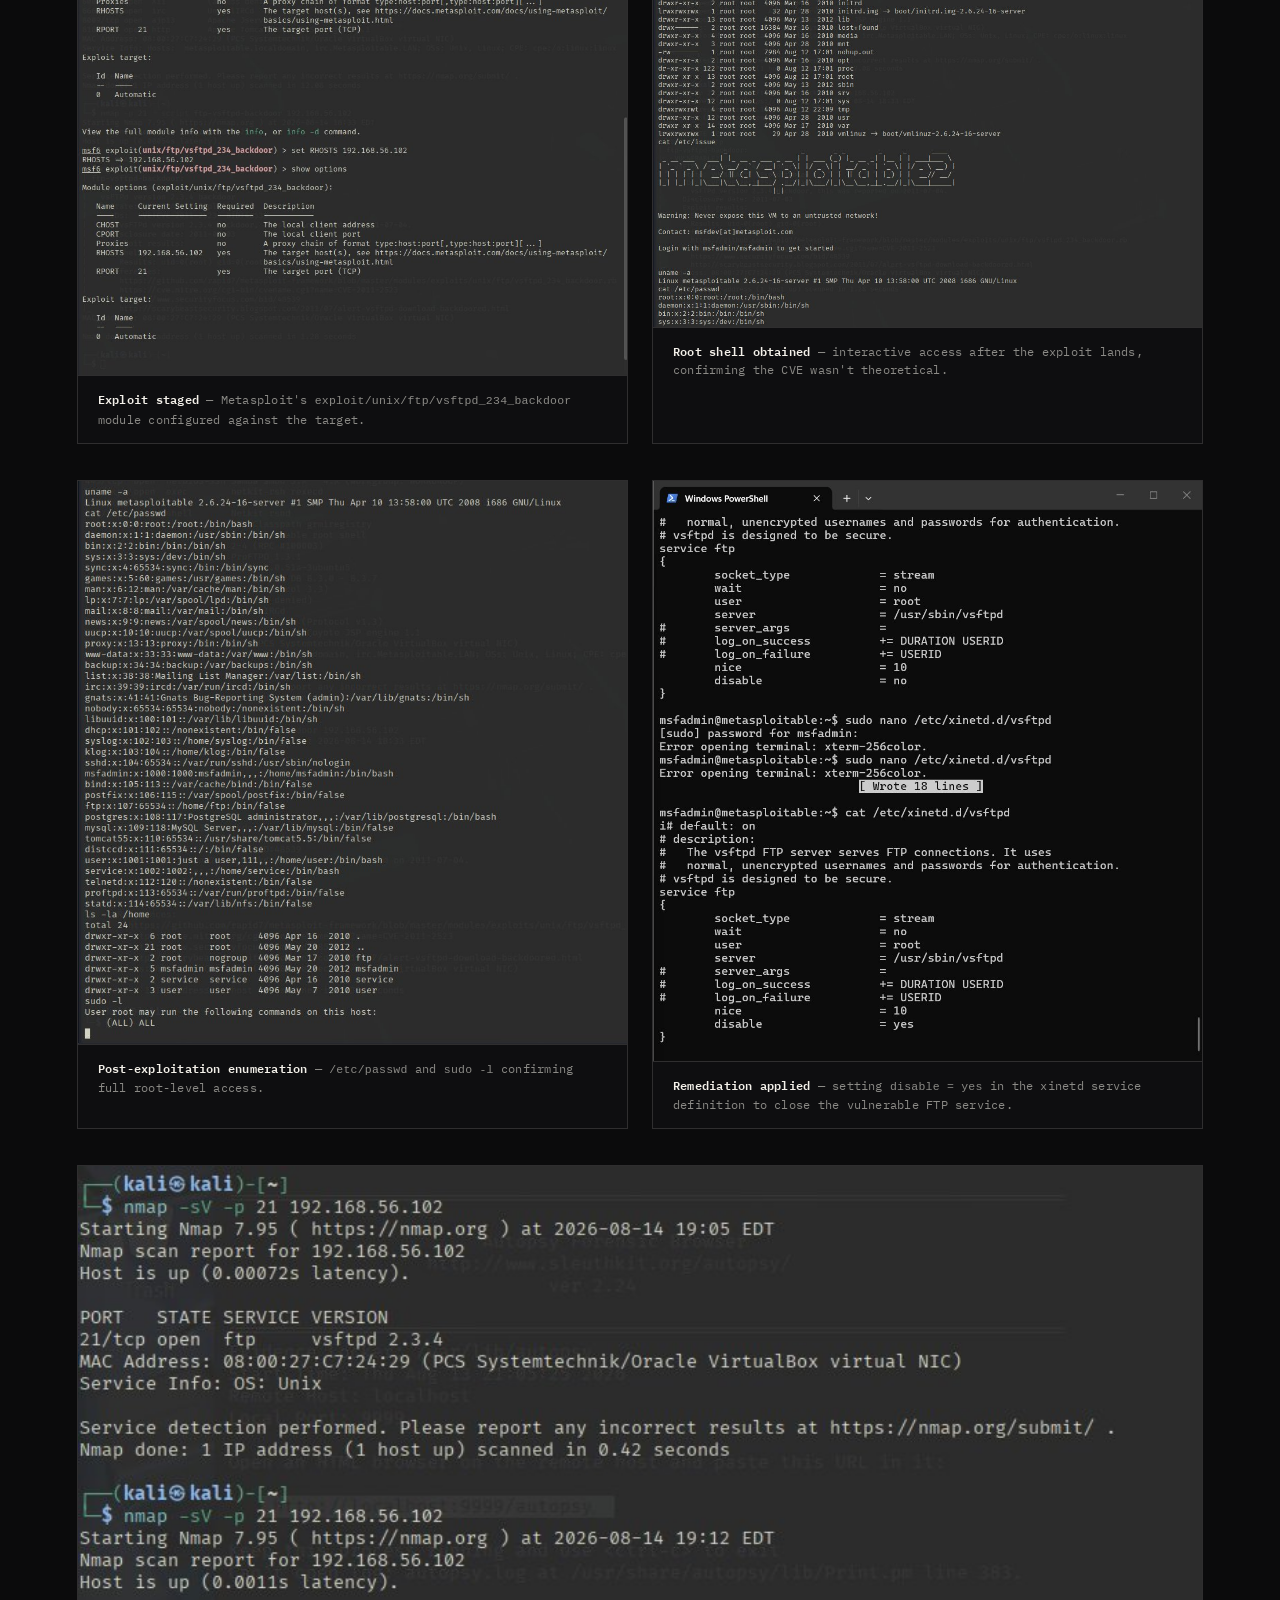
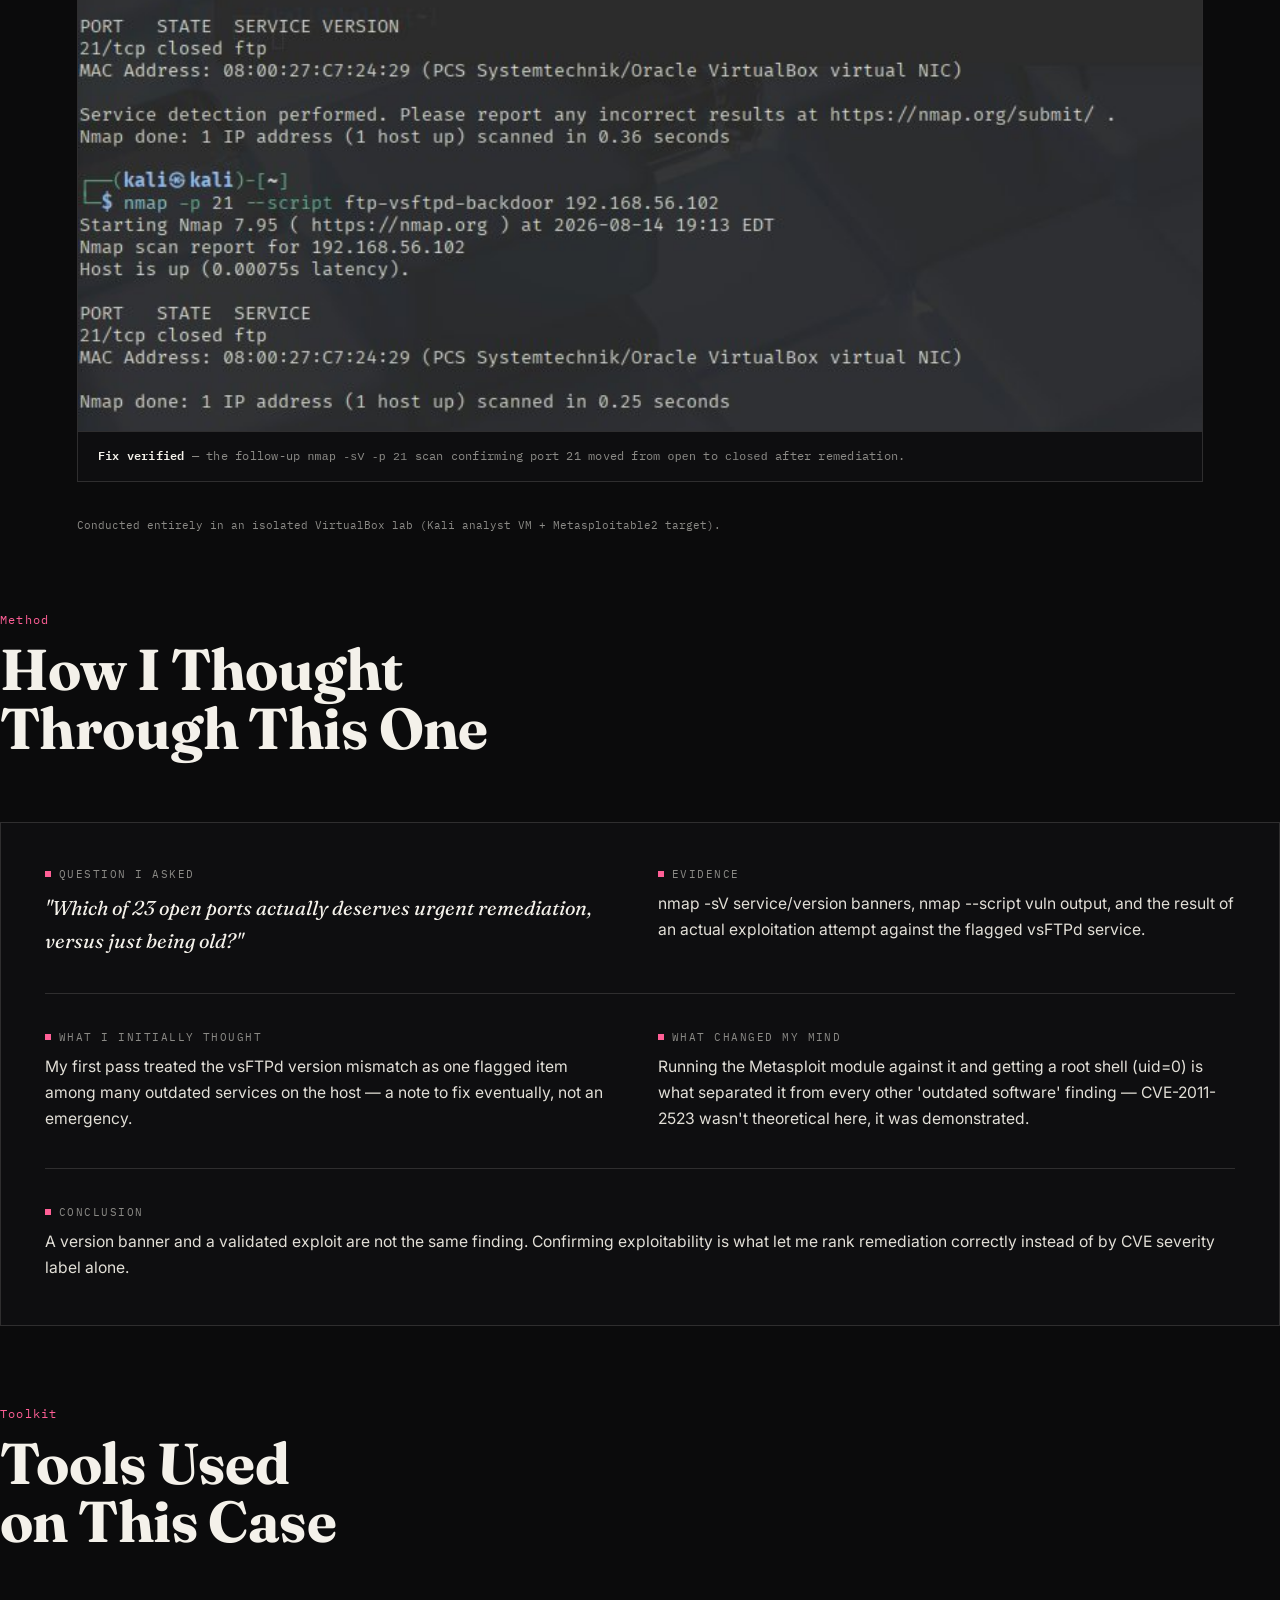
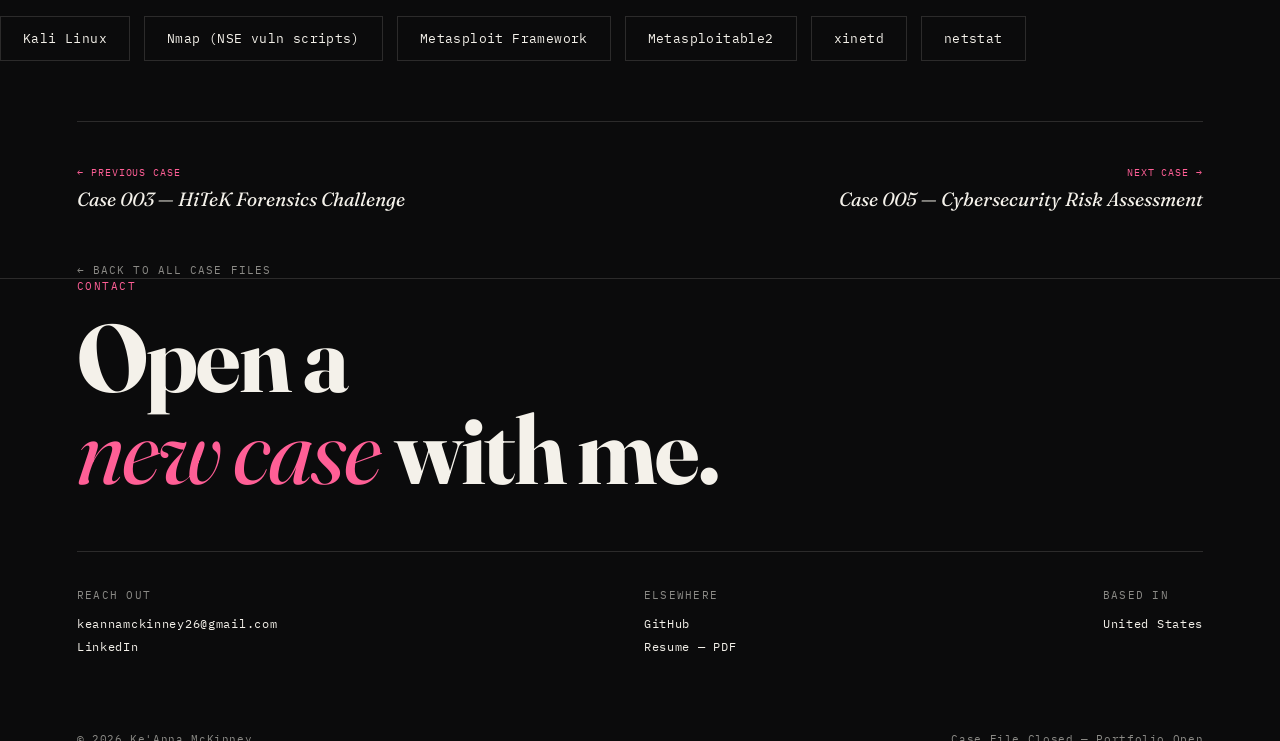
<file: case-004.html>
<!DOCTYPE html>
<html lang="en">
<head>
<meta charset="UTF-8">
<meta name="viewport" content="width=device-width, initial-scale=1.0">
<title>Security Configuration & Vulnerability Assessment — Ke'Anna McKinney</title>
<link rel="preconnect" href="https://fonts.googleapis.com">
<link rel="preconnect" href="https://fonts.gstatic.com" crossorigin>
<link href="https://fonts.googleapis.com/css2?family=Fraunces:ital,opsz,wght@0,9..144,300;0,9..144,400;0,9..144,600;0,9..144,700;0,9..144,900;1,9..144,400;1,9..144,500&family=IBM+Plex+Mono:wght@400;500;600&family=Inter:wght@300;400;500;600;700&display=swap" rel="stylesheet">
<link rel="stylesheet" href="styles.css">
</head>
<body>

<header class="nav">
  <div class="nav-mark"><span class="dot"></span>KM // DFIR</div>
  <nav class="links">
    <a href="index.html#cases">Case Files</a>
    <a href="index.html#think">How I Think</a>
    <a href="index.html#tools">Tools</a>
    <a href="index.html#about">About</a>
    <a href="index.html#contact">Contact</a>
  </nav>
  <button class="nav-toggle" aria-label="Toggle menu" aria-expanded="false">Menu</button>
</header>

<div class="wrap">
  <div class="breadcrumb reveal">
    <a href="index.html">Portfolio</a><span class="sep">/</span><a href="index.html#cases">Case Files</a><span class="sep">/</span><span class="current">Case 004</span>
  </div>

  <div class="case-page-hero reveal">
    <div class="feat-eyebrow">Case 004 · Closed</div>
    <h1 class="feat-title">Security Configuration & Vulnerability Assessment</h1>
    <div class="feat-meta">Security Configuration<br>Vulnerability Assessment<br>Remediation</div>
    <div class="case-tags"><span>Nmap</span><span>Metasploit</span><span>vsFTPd</span><span>xinetd</span></div>
    <a class="pdf-button" href="assets/resume/Security Configuration & Vulnerability Assessment.pdf" target="_blank" rel="noopener">Open Assessment PDF <span aria-hidden="true">↗</span></a>
    
  </div>

  <div class="case-body">
    <div class="feat-cols reveal">
      <div class="feat-block">
        <h4>The Incident</h4>
        <p>A dual-homed Kali analyst VM was set up against an isolated Metasploitable target on a VirtualBox host-only network. A default Nmap scan against the target returned 23 open TCP services a large attack surface that needed to be triaged, validated, and reduced rather than just listed.</p>
        <h4>The Mission</h4>
        <p>Enumerate and prioritize the exposed attack surface, validate the highest-severity findings through actual exploitation rather than assuming severity from a CVE label alone, then remediate and verify the fix.</p>
        <h4>Before I Started</h4>
        <p>Which of these 23 open services are genuinely dangerous versus just old? Can I prove exploitability, not just flag a CVE? And what's actually safe to disable without locking myself out of the box?</p>
      </div>
      <div class="feat-block">
        <h4>Finding — Investigator's Reasoning</h4>
        <p>A version-banner scan alone would have flagged the outdated FTP service as one entry among many legacy services. Running the actual exploit against it and landing a root shell with uid=0(root) is what separated it from every other 'outdated software' finding on the host, and that distinction is what justified prioritizing it first in remediation.</p>
      </div>
    </div>

    <h4 style="font-family:var(--mono);font-size:11px;color:var(--pink);letter-spacing:.12em;text-transform:uppercase;margin-top:12px;" class="reveal">Investigation Timeline</h4>
    <div class="timeline reveal">
      <div class="tl-row"><span class="tl-time">17:05</span><div class="tl-line"><span class="tl-dot"></span></div><span class="tl-text"><b>Initial recon</b> — default Nmap scan against 192.168.56.102 identifies 23 open TCP ports.</span></div>
      <div class="tl-row"><span class="tl-time">17:13</span><div class="tl-line"><span class="tl-dot"></span></div><span class="tl-text"><b>Service/version scan</b> — nmap -sV fingerprints vsFTPd 2.3.4, OpenSSH 4.7p1, Apache 2.2.8, and several other legacy services.</span></div>
      <div class="tl-row"><span class="tl-time">17:23</span><div class="tl-line"><span class="tl-dot"></span></div><span class="tl-text"><b>Vulnerability scripts run</b> — nmap --script vuln confirms the vsFTPd 2.3.4 backdoor (CVE-2011-2523) plus weak/legacy TLS findings (POODLE, Logjam).</span></div>
      <div class="tl-row"><span class="tl-time">18:33</span><div class="tl-line"><span class="tl-dot"></span></div><span class="tl-text"><b>Exploitability confirmed</b> — targeted ftp-vsftpd-backdoor script executes id through the backdoor, returning uid=0(root).</span></div>
      <div class="tl-row"><span class="tl-time">18:44</span><div class="tl-line"><span class="tl-dot"></span></div><span class="tl-text"><b>Exploitation</b> — Metasploit's exploit/unix/ftp/vsftpd_234_backdoor launched against the target; interactive root shell obtained.</span></div>
      <div class="tl-row"><span class="tl-time">19:05</span><div class="tl-line"><span class="tl-dot"></span></div><span class="tl-text"><b>Baseline documented</b> — pre-remediation re-scan run to record the starting state before any changes.</span></div>
      <div class="tl-row"><span class="tl-time">Remediation</span><div class="tl-line"><span class="tl-dot"></span></div><span class="tl-text"><b>Four services disabled</b> via xinetd — Telnet (23), the exposed root shell (1524), UnrealIRCd (6667), and vsFTPd (21) — while SSH (22) was intentionally left untouched.</span></div>
      <div class="tl-row"><span class="tl-time">Verification</span><div class="tl-line"><span class="tl-dot"></span></div><span class="tl-text"><b>Re-scan confirms closure</b> — port 21 no longer listening and CVE-2011-2523 no longer detectable.</span></div>
    </div>

    <h4 style="font-family:var(--mono);font-size:11px;color:var(--pink);letter-spacing:.12em;text-transform:uppercase;margin-top:36px;" class="reveal">Key Vulnerability Findings</h4>
    <table class="ioc-table reveal">
    <tr><th>Type</th><th>Indicator</th><th>Context</th></tr>
    <tr><td>CVE-2011-2523</td><td>vsFTPd 2.3.4 backdoor</td><td>Port 21 — exploited via Metasploit for uid=0(root) shell</td></tr>
    <tr><td>Finding</td><td>Exposed root shell</td><td>Port 1524 — unauthenticated Metasploitable bindshell</td></tr>
    <tr><td>Finding</td><td>UnrealIRCd backdoor</td><td>Port 6667 — trojaned IRC service version</td></tr>
    <tr><td>Finding</td><td>Java RMI RCE</td><td>Port 1099 — default config allows remote class loading</td></tr>
    <tr><td>Finding</td><td>Weak/legacy TLS</td><td>Ports 25, 5432 — POODLE, Logjam, anonymous DH</td></tr>
    </table>
    <p style="font-family:var(--mono);font-size:11px;color:var(--gray);margin-top:14px;">Conducted entirely in an isolated VirtualBox lab environment (Kali analyst VM + Metasploitable2 target) — not against production infrastructure.</p>
    
    <h4 style="font-family:var(--mono);font-size:11px;color:var(--pink);letter-spacing:.12em;text-transform:uppercase;margin-top:36px;" class="reveal">Case Evidence</h4>
    <div class="shot-row">
    <div class="shot reveal">
      <img src="assets/case-004/nmap-initial-recon.jpg" alt="Kali terminal showing initial network interface reconnaissance" loading="lazy">
      <div class="shot-caption"><b>Initial recon</b> &mdash; confirming the Kali analyst VM's dual-homed network setup before scanning the target.</div>
    </div>
    <div class="shot reveal">
      <img src="assets/case-004/nmap-service-version-scan.jpg" alt="Full nmap -sV service and version detection scan output listing 23 open ports" loading="lazy">
      <div class="shot-caption"><b>Service/version scan</b> &mdash; <code>nmap -sV</code> fingerprinting all 23 open ports, including vsFTPd 2.3.4 and several other legacy services.</div>
    </div>
    </div>
    <div class="shot reveal">
      <img src="assets/case-004/vsftpd-backdoor-confirmed.jpg" alt="Nmap vulnerability script confirming the vsFTPd 2.3.4 backdoor as exploitable with root shell access" loading="lazy">
      <div class="shot-caption"><b>Vulnerability confirmed</b> &mdash; the targeted <code>ftp-vsftpd-backdoor</code> script proving CVE-2011-2523 is exploitable, with the backdoor shell returning <code>uid=0(root)</code>.</div>
    </div>
    <div class="shot-row">
    <div class="shot reveal">
      <img src="assets/case-004/metasploit-module-setup.jpg" alt="Metasploit console configuring the vsftpd_234_backdoor exploit module with RHOSTS set" loading="lazy">
      <div class="shot-caption"><b>Exploit staged</b> &mdash; Metasploit's <code>exploit/unix/ftp/vsftpd_234_backdoor</code> module configured against the target.</div>
    </div>
    <div class="shot reveal">
      <img src="assets/case-004/root-shell-obtained.jpg" alt="Post-exploitation root shell showing filesystem listing and system banner" loading="lazy">
      <div class="shot-caption"><b>Root shell obtained</b> &mdash; interactive access after the exploit lands, confirming the CVE wasn't theoretical.</div>
    </div>
    </div>
    <div class="shot-row">
    <div class="shot reveal">
      <img src="assets/case-004/root-shell-enumeration.jpg" alt="Root shell enumeration showing /etc/passwd contents and sudo -l output" loading="lazy">
      <div class="shot-caption"><b>Post-exploitation enumeration</b> &mdash; <code>/etc/passwd</code> and <code>sudo -l</code> confirming full root-level access.</div>
    </div>
    <div class="shot reveal">
      <img src="assets/case-004/remediation-xinetd-edit.jpg" alt="Editing the xinetd vsftpd service configuration to set disable=yes" loading="lazy">
      <div class="shot-caption"><b>Remediation applied</b> &mdash; setting <code>disable = yes</code> in the xinetd service definition to close the vulnerable FTP service.</div>
    </div>
    </div>
    <div class="shot reveal">
      <img src="assets/case-004/before-after-rescan.jpg" alt="Before and after nmap re-scan showing port 21 changing from open to closed" loading="lazy">
      <div class="shot-caption"><b>Fix verified</b> &mdash; the follow-up <code>nmap -sV -p 21</code> scan confirming port 21 moved from <code>open</code> to <code>closed</code> after remediation.</div>
    </div>
    <p style="font-family:var(--mono);font-size:11px;color:var(--gray);margin-top:14px;">Conducted entirely in an isolated VirtualBox lab (Kali analyst VM + Metasploitable2 target).</p>

  </div>
</div>

<!-- HOW I THINK (per-case) -->
<div class="wrap" style="padding:80px 0 0;">
  <div class="section-head reveal">
    <div>
      <span class="section-num">Method</span>
      <h2 class="section-title">How I Thought<br>Through This One</h2>
    </div>
  </div>
  <div class="reasoning-card reveal">
    <div class="reasoning-grid">
      <div>
        <div class="r-label">Question I Asked</div>
        <p class="r-text quote">"Which of 23 open ports actually deserves urgent remediation, versus just being old?"</p>
      </div>
      <div>
        <div class="r-label">Evidence</div>
        <p class="r-text">nmap -sV service/version banners, nmap --script vuln output, and the result of an actual exploitation attempt against the flagged vsFTPd service.</p>
      </div>
      <div class="r-divider"></div>
      <div>
        <div class="r-label">What I Initially Thought</div>
        <p class="r-text">My first pass treated the vsFTPd version mismatch as one flagged item among many outdated services on the host — a note to fix eventually, not an emergency.</p>
      </div>
      <div>
        <div class="r-label">What Changed My Mind</div>
        <p class="r-text">Running the Metasploit module against it and getting a root shell (uid=0) is what separated it from every other 'outdated software' finding — CVE-2011-2523 wasn't theoretical here, it was demonstrated.</p>
      </div>
      <div class="r-divider"></div>
      <div style="grid-column:1/-1;">
        <div class="r-label">Conclusion</div>
        <p class="r-text">A version banner and a validated exploit are not the same finding. Confirming exploitability is what let me rank remediation correctly instead of by CVE severity label alone.</p>
      </div>
    </div>
  </div>
</div>

<!-- TOOLS USED -->
<div class="wrap" style="padding:80px 0 40px;">
  <div class="section-head reveal">
    <div>
      <span class="section-num">Toolkit</span>
      <h2 class="section-title">Tools Used<br>on This Case</h2>
    </div>
  </div>
  <div class="tool-grid reveal"><span class="tool-pill">Kali Linux</span><span class="tool-pill">Nmap (NSE vuln scripts)</span><span class="tool-pill">Metasploit Framework</span><span class="tool-pill">Metasploitable2</span><span class="tool-pill">xinetd</span><span class="tool-pill">netstat</span></div>
</div>

<div class="wrap">
  <div class="case-nav-footer reveal">
    <a class="case-nav-link prev" href="case-003.html">
      <span class="dir">← Previous Case</span>
      <span class="title">Case 003 — HiTeK Forensics Challenge</span>
    </a>
    <a class="case-nav-link next" href="case-005.html">
      <span class="dir">Next Case →</span>
      <span class="title">Case 005 — Cybersecurity Risk Assessment</span>
    </a>
  </div>
  <a class="back-index" href="index.html#cases">← Back to all case files</a>
</div>

<!-- CONTACT / FOOTER -->
<footer id="contact" class="wrap">
  <div class="reveal">
    <div class="feat-eyebrow" style="margin-bottom:18px;">Contact</div>
    <div class="foot-cta">Open a<br><em>new case</em> with me.</div>
  </div>
  <div class="foot-grid reveal">
    <div class="foot-col">
      <div class="label">Reach Out</div>
      <a href="mailto:keannamckinney26@gmail.com">keannamckinney26@gmail.com</a>
      <a href="https://www.linkedin.com/in/ke-anna-mckinney-66580b342" target="_blank" rel="noopener">LinkedIn</a>
    </div>
    <div class="foot-col">
      <div class="label">Elsewhere</div>
      <a href="#">GitHub</a>
      <a href="assets/resume/keanna-mckinney-resume.pdf" target="_blank" rel="noopener">Resume — PDF</a>
    </div>
    <div class="foot-col">
      <div class="label">Based In</div>
      <a href="#" style="pointer-events:none;">United States</a>
    </div>
  </div>
  <div class="foot-bottom">
    <span>© 2026 Ke'Anna McKinney</span>
    <span>Case File Closed — Portfolio Open</span>
  </div>
</footer>

<script src="script.js"></script>

</body>
</html>
</file>
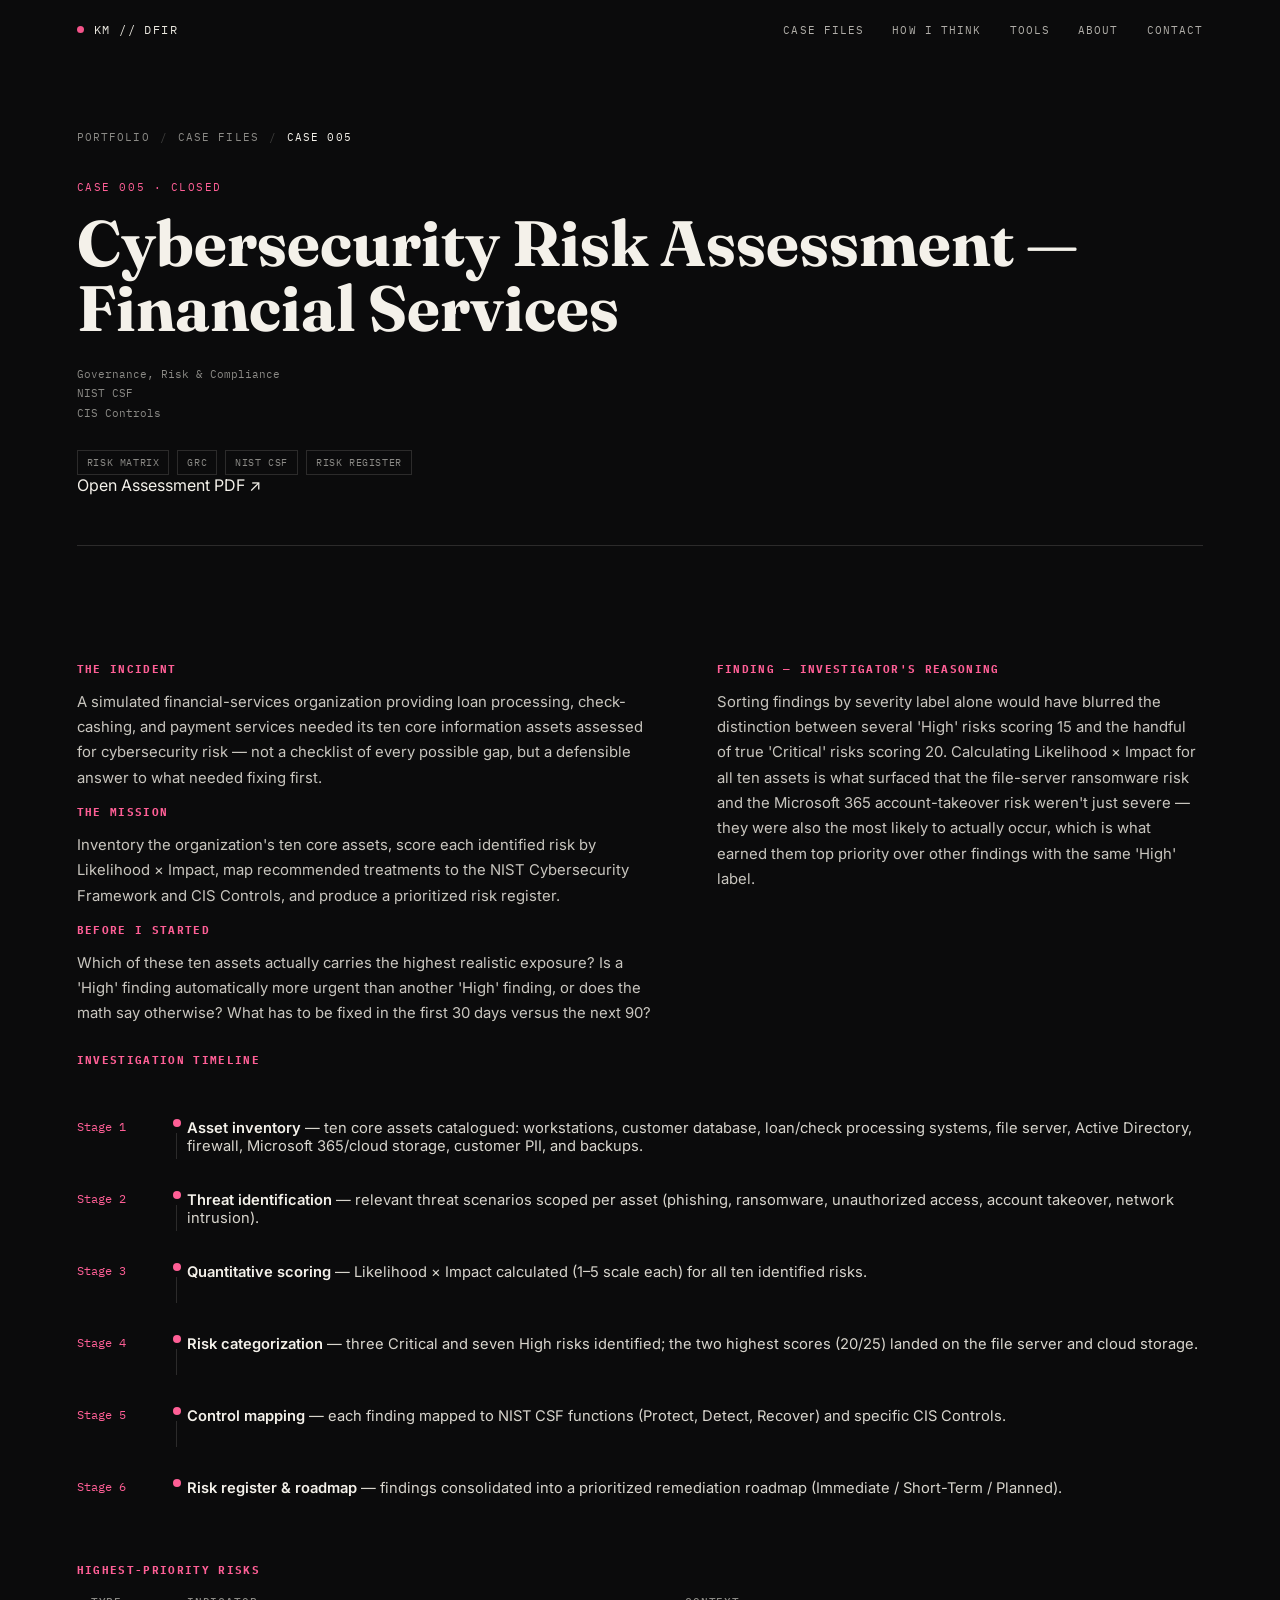
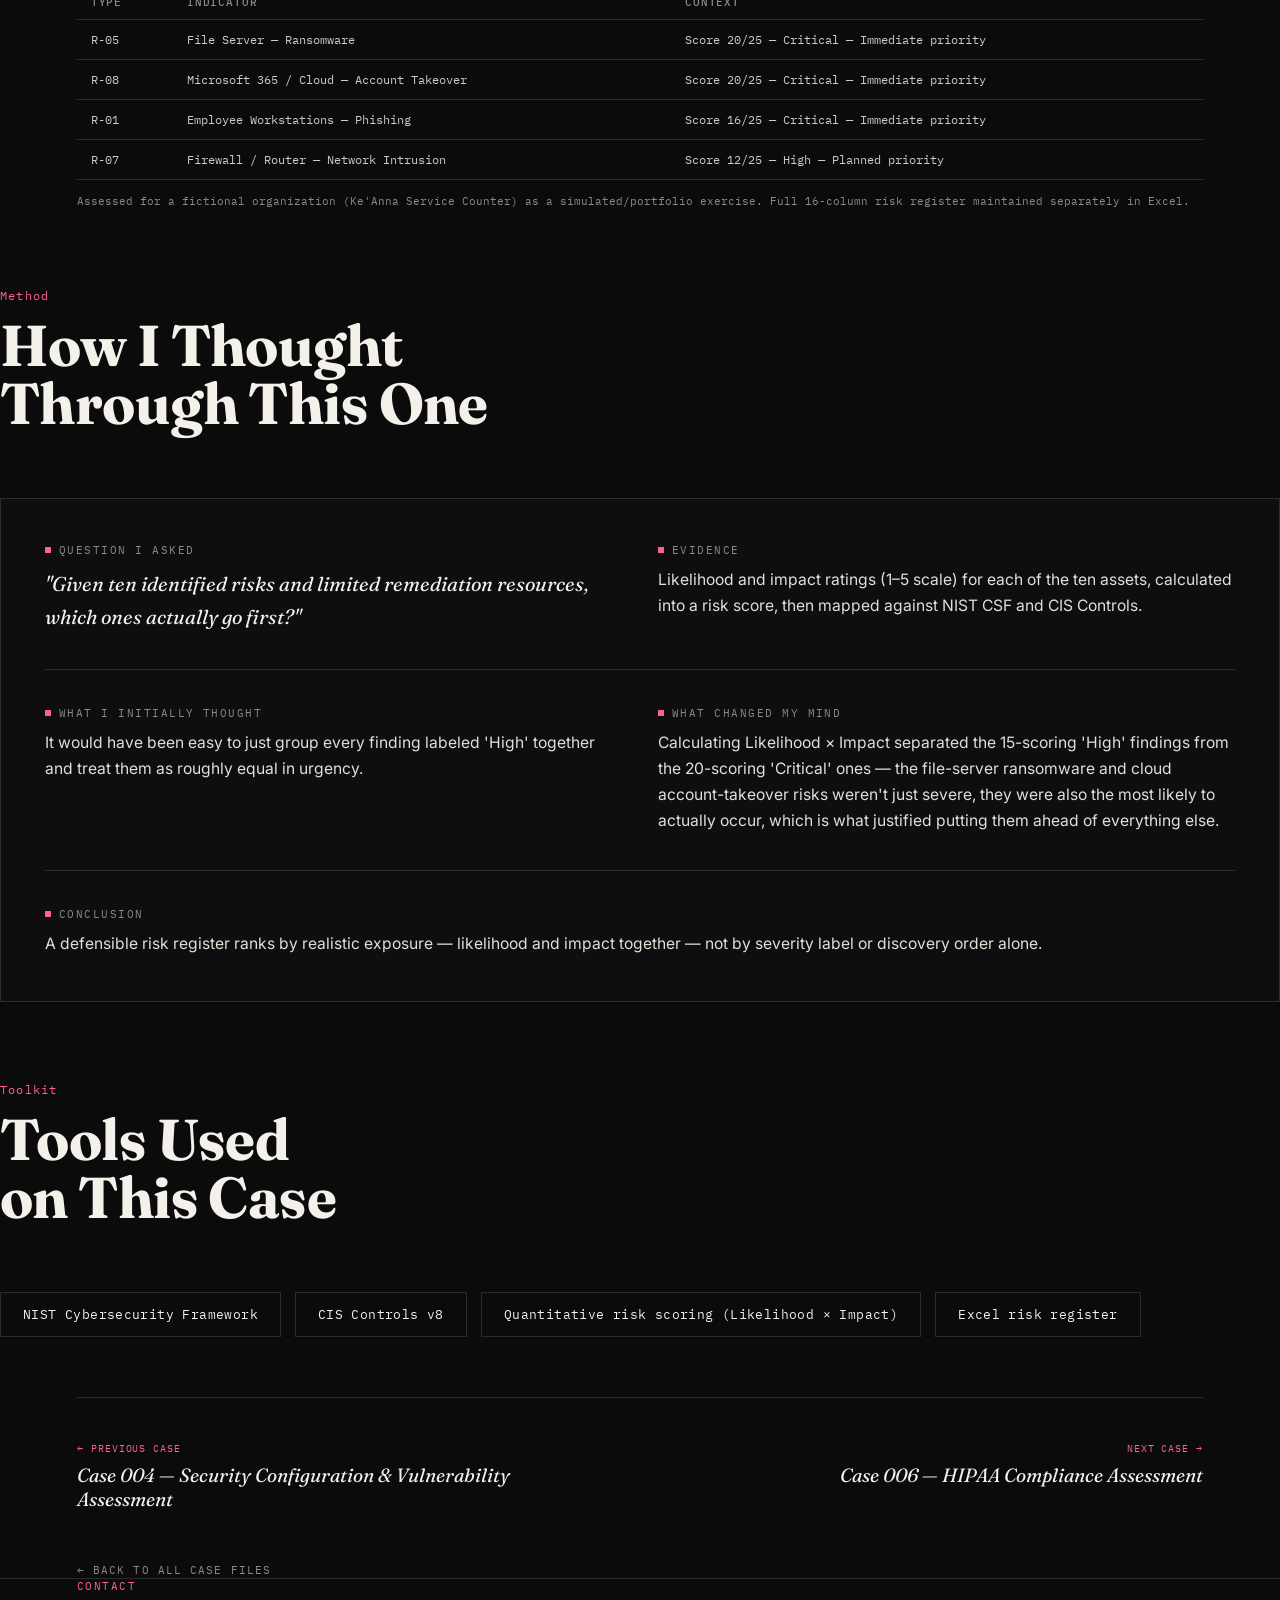
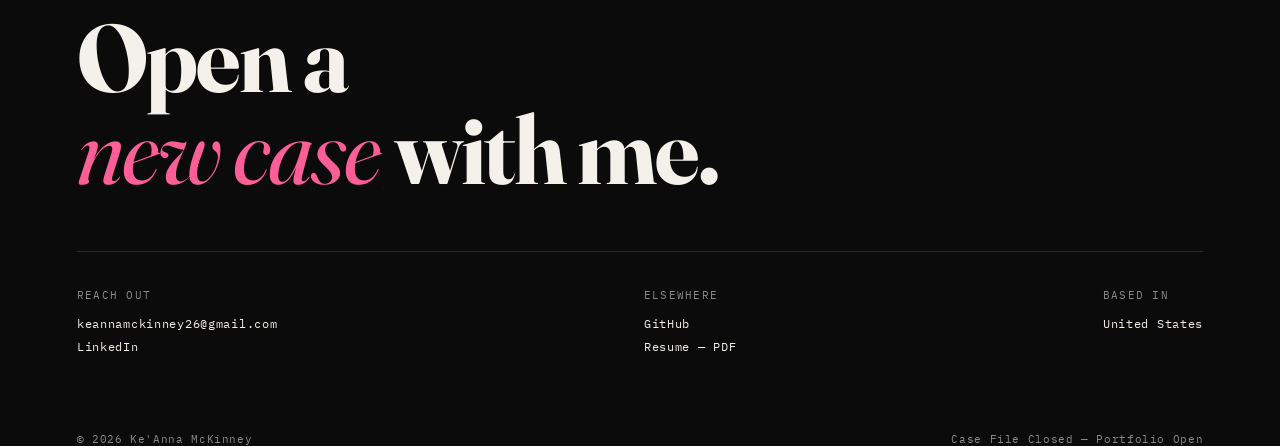
<file: case-005.html>
<!DOCTYPE html>
<html lang="en">
<head>
<meta charset="UTF-8">
<meta name="viewport" content="width=device-width, initial-scale=1.0">
<title>Cybersecurity Risk Assessment — Financial Services — Ke'Anna McKinney</title>
<link rel="preconnect" href="https://fonts.googleapis.com">
<link rel="preconnect" href="https://fonts.gstatic.com" crossorigin>
<link href="https://fonts.googleapis.com/css2?family=Fraunces:ital,opsz,wght@0,9..144,300;0,9..144,400;0,9..144,600;0,9..144,700;0,9..144,900;1,9..144,400;1,9..144,500&family=IBM+Plex+Mono:wght@400;500;600&family=Inter:wght@300;400;500;600;700&display=swap" rel="stylesheet">
<link rel="stylesheet" href="styles.css">
</head>
<body>

<header class="nav">
  <div class="nav-mark"><span class="dot"></span>KM // DFIR</div>
  <nav class="links">
    <a href="index.html#cases">Case Files</a>
    <a href="index.html#think">How I Think</a>
    <a href="index.html#tools">Tools</a>
    <a href="index.html#about">About</a>
    <a href="index.html#contact">Contact</a>
  </nav>
  <button class="nav-toggle" aria-label="Toggle menu" aria-expanded="false">Menu</button>
</header>

<div class="wrap">
  <div class="breadcrumb reveal">
    <a href="index.html">Portfolio</a><span class="sep">/</span><a href="index.html#cases">Case Files</a><span class="sep">/</span><span class="current">Case 005</span>
  </div>

  <div class="case-page-hero reveal">
    <div class="feat-eyebrow">Case 005 · Closed</div>
    <h1 class="feat-title">Cybersecurity Risk Assessment — Financial Services</h1>
    <div class="feat-meta">Governance, Risk & Compliance<br>NIST CSF<br>CIS Controls</div>
    <div class="case-tags"><span>Risk Matrix</span><span>GRC</span><span>NIST CSF</span><span>Risk Register</span></div>
    <a class="pdf-button" href="assets/resume/Ke'Anna Service Counter — Cybersecurity Risk Assessment Report.pdf" target="_blank" rel="noopener">Open Assessment PDF <span aria-hidden="true">↗</span></a>
  </div>

  <div class="case-body">
    <div class="feat-cols reveal">
      <div class="feat-block">
        <h4>The Incident</h4>
        <p>A simulated financial-services organization providing loan processing, check-cashing, and payment services needed its ten core information assets assessed for cybersecurity risk — not a checklist of every possible gap, but a defensible answer to what needed fixing first.</p>
        <h4>The Mission</h4>
        <p>Inventory the organization's ten core assets, score each identified risk by Likelihood × Impact, map recommended treatments to the NIST Cybersecurity Framework and CIS Controls, and produce a prioritized risk register.</p>
        <h4>Before I Started</h4>
        <p>Which of these ten assets actually carries the highest realistic exposure? Is a 'High' finding automatically more urgent than another 'High' finding, or does the math say otherwise? What has to be fixed in the first 30 days versus the next 90?</p>
      </div>
      <div class="feat-block">
        <h4>Finding — Investigator's Reasoning</h4>
        <p>Sorting findings by severity label alone would have blurred the distinction between several 'High' risks scoring 15 and the handful of true 'Critical' risks scoring 20. Calculating Likelihood × Impact for all ten assets is what surfaced that the file-server ransomware risk and the Microsoft 365 account-takeover risk weren't just severe — they were also the most likely to actually occur, which is what earned them top priority over other findings with the same 'High' label.</p>
      </div>
    </div>

    <h4 style="font-family:var(--mono);font-size:11px;color:var(--pink);letter-spacing:.12em;text-transform:uppercase;margin-top:12px;" class="reveal">Investigation Timeline</h4>
    <div class="timeline reveal">
      <div class="tl-row"><span class="tl-time">Stage 1</span><div class="tl-line"><span class="tl-dot"></span></div><span class="tl-text"><b>Asset inventory</b> — ten core assets catalogued: workstations, customer database, loan/check processing systems, file server, Active Directory, firewall, Microsoft 365/cloud storage, customer PII, and backups.</span></div>
      <div class="tl-row"><span class="tl-time">Stage 2</span><div class="tl-line"><span class="tl-dot"></span></div><span class="tl-text"><b>Threat identification</b> — relevant threat scenarios scoped per asset (phishing, ransomware, unauthorized access, account takeover, network intrusion).</span></div>
      <div class="tl-row"><span class="tl-time">Stage 3</span><div class="tl-line"><span class="tl-dot"></span></div><span class="tl-text"><b>Quantitative scoring</b> — Likelihood × Impact calculated (1–5 scale each) for all ten identified risks.</span></div>
      <div class="tl-row"><span class="tl-time">Stage 4</span><div class="tl-line"><span class="tl-dot"></span></div><span class="tl-text"><b>Risk categorization</b> — three Critical and seven High risks identified; the two highest scores (20/25) landed on the file server and cloud storage.</span></div>
      <div class="tl-row"><span class="tl-time">Stage 5</span><div class="tl-line"><span class="tl-dot"></span></div><span class="tl-text"><b>Control mapping</b> — each finding mapped to NIST CSF functions (Protect, Detect, Recover) and specific CIS Controls.</span></div>
      <div class="tl-row"><span class="tl-time">Stage 6</span><div class="tl-line"><span class="tl-dot"></span></div><span class="tl-text"><b>Risk register &amp; roadmap</b> — findings consolidated into a prioritized remediation roadmap (Immediate / Short-Term / Planned).</span></div>
    </div>

    <h4 style="font-family:var(--mono);font-size:11px;color:var(--pink);letter-spacing:.12em;text-transform:uppercase;margin-top:36px;" class="reveal">Highest-Priority Risks</h4>
    <table class="ioc-table reveal">
    <tr><th>Type</th><th>Indicator</th><th>Context</th></tr>
    <tr><td>R-05</td><td>File Server — Ransomware</td><td>Score 20/25 — Critical — Immediate priority</td></tr>
    <tr><td>R-08</td><td>Microsoft 365 / Cloud — Account Takeover</td><td>Score 20/25 — Critical — Immediate priority</td></tr>
    <tr><td>R-01</td><td>Employee Workstations — Phishing</td><td>Score 16/25 — Critical — Immediate priority</td></tr>
    <tr><td>R-07</td><td>Firewall / Router — Network Intrusion</td><td>Score 12/25 — High — Planned priority</td></tr>
    </table>
    <p style="font-family:var(--mono);font-size:11px;color:var(--gray);margin-top:14px;">Assessed for a fictional organization (Ke'Anna Service Counter) as a simulated/portfolio exercise. Full 16-column risk register maintained separately in Excel.</p>
    
  </div>
</div>

<!-- HOW I THINK (per-case) -->
<div class="wrap" style="padding:80px 0 0;">
  <div class="section-head reveal">
    <div>
      <span class="section-num">Method</span>
      <h2 class="section-title">How I Thought<br>Through This One</h2>
    </div>
  </div>
  <div class="reasoning-card reveal">
    <div class="reasoning-grid">
      <div>
        <div class="r-label">Question I Asked</div>
        <p class="r-text quote">"Given ten identified risks and limited remediation resources, which ones actually go first?"</p>
      </div>
      <div>
        <div class="r-label">Evidence</div>
        <p class="r-text">Likelihood and impact ratings (1–5 scale) for each of the ten assets, calculated into a risk score, then mapped against NIST CSF and CIS Controls.</p>
      </div>
      <div class="r-divider"></div>
      <div>
        <div class="r-label">What I Initially Thought</div>
        <p class="r-text">It would have been easy to just group every finding labeled 'High' together and treat them as roughly equal in urgency.</p>
      </div>
      <div>
        <div class="r-label">What Changed My Mind</div>
        <p class="r-text">Calculating Likelihood × Impact separated the 15-scoring 'High' findings from the 20-scoring 'Critical' ones — the file-server ransomware and cloud account-takeover risks weren't just severe, they were also the most likely to actually occur, which is what justified putting them ahead of everything else.</p>
      </div>
      <div class="r-divider"></div>
      <div style="grid-column:1/-1;">
        <div class="r-label">Conclusion</div>
        <p class="r-text">A defensible risk register ranks by realistic exposure — likelihood and impact together — not by severity label or discovery order alone.</p>
      </div>
    </div>
  </div>
</div>

<!-- TOOLS USED -->
<div class="wrap" style="padding:80px 0 40px;">
  <div class="section-head reveal">
    <div>
      <span class="section-num">Toolkit</span>
      <h2 class="section-title">Tools Used<br>on This Case</h2>
    </div>
  </div>
  <div class="tool-grid reveal"><span class="tool-pill">NIST Cybersecurity Framework</span><span class="tool-pill">CIS Controls v8</span><span class="tool-pill">Quantitative risk scoring (Likelihood × Impact)</span><span class="tool-pill">Excel risk register</span></div>
</div>

<div class="wrap">
  <div class="case-nav-footer reveal">
    <a class="case-nav-link prev" href="case-004.html">
      <span class="dir">← Previous Case</span>
      <span class="title">Case 004 — Security Configuration & Vulnerability Assessment</span>
    </a>
    <a class="case-nav-link next" href="case-006.html">
      <span class="dir">Next Case →</span>
      <span class="title">Case 006 — HIPAA Compliance Assessment</span>
    </a>
  </div>
  <a class="back-index" href="index.html#cases">← Back to all case files</a>
</div>

<!-- CONTACT / FOOTER -->
<footer id="contact" class="wrap">
  <div class="reveal">
    <div class="feat-eyebrow" style="margin-bottom:18px;">Contact</div>
    <div class="foot-cta">Open a<br><em>new case</em> with me.</div>
  </div>
  <div class="foot-grid reveal">
    <div class="foot-col">
      <div class="label">Reach Out</div>
      <a href="mailto:keannamckinney26@gmail.com">keannamckinney26@gmail.com</a>
      <a href="https://www.linkedin.com/in/ke-anna-mckinney-66580b342" target="_blank" rel="noopener">LinkedIn</a>
    </div>
    <div class="foot-col">
      <div class="label">Elsewhere</div>
      <a href="#">GitHub</a>
      <a href="assets/resume/keanna-mckinney-resume.pdf" target="_blank" rel="noopener">Resume — PDF</a>
    </div>
    <div class="foot-col">
      <div class="label">Based In</div>
      <a href="#" style="pointer-events:none;">United States</a>
    </div>
  </div>
  <div class="foot-bottom">
    <span>© 2026 Ke'Anna McKinney</span>
    <span>Case File Closed — Portfolio Open</span>
  </div>
</footer>

<script src="script.js"></script>

</body>
</html>
</file>
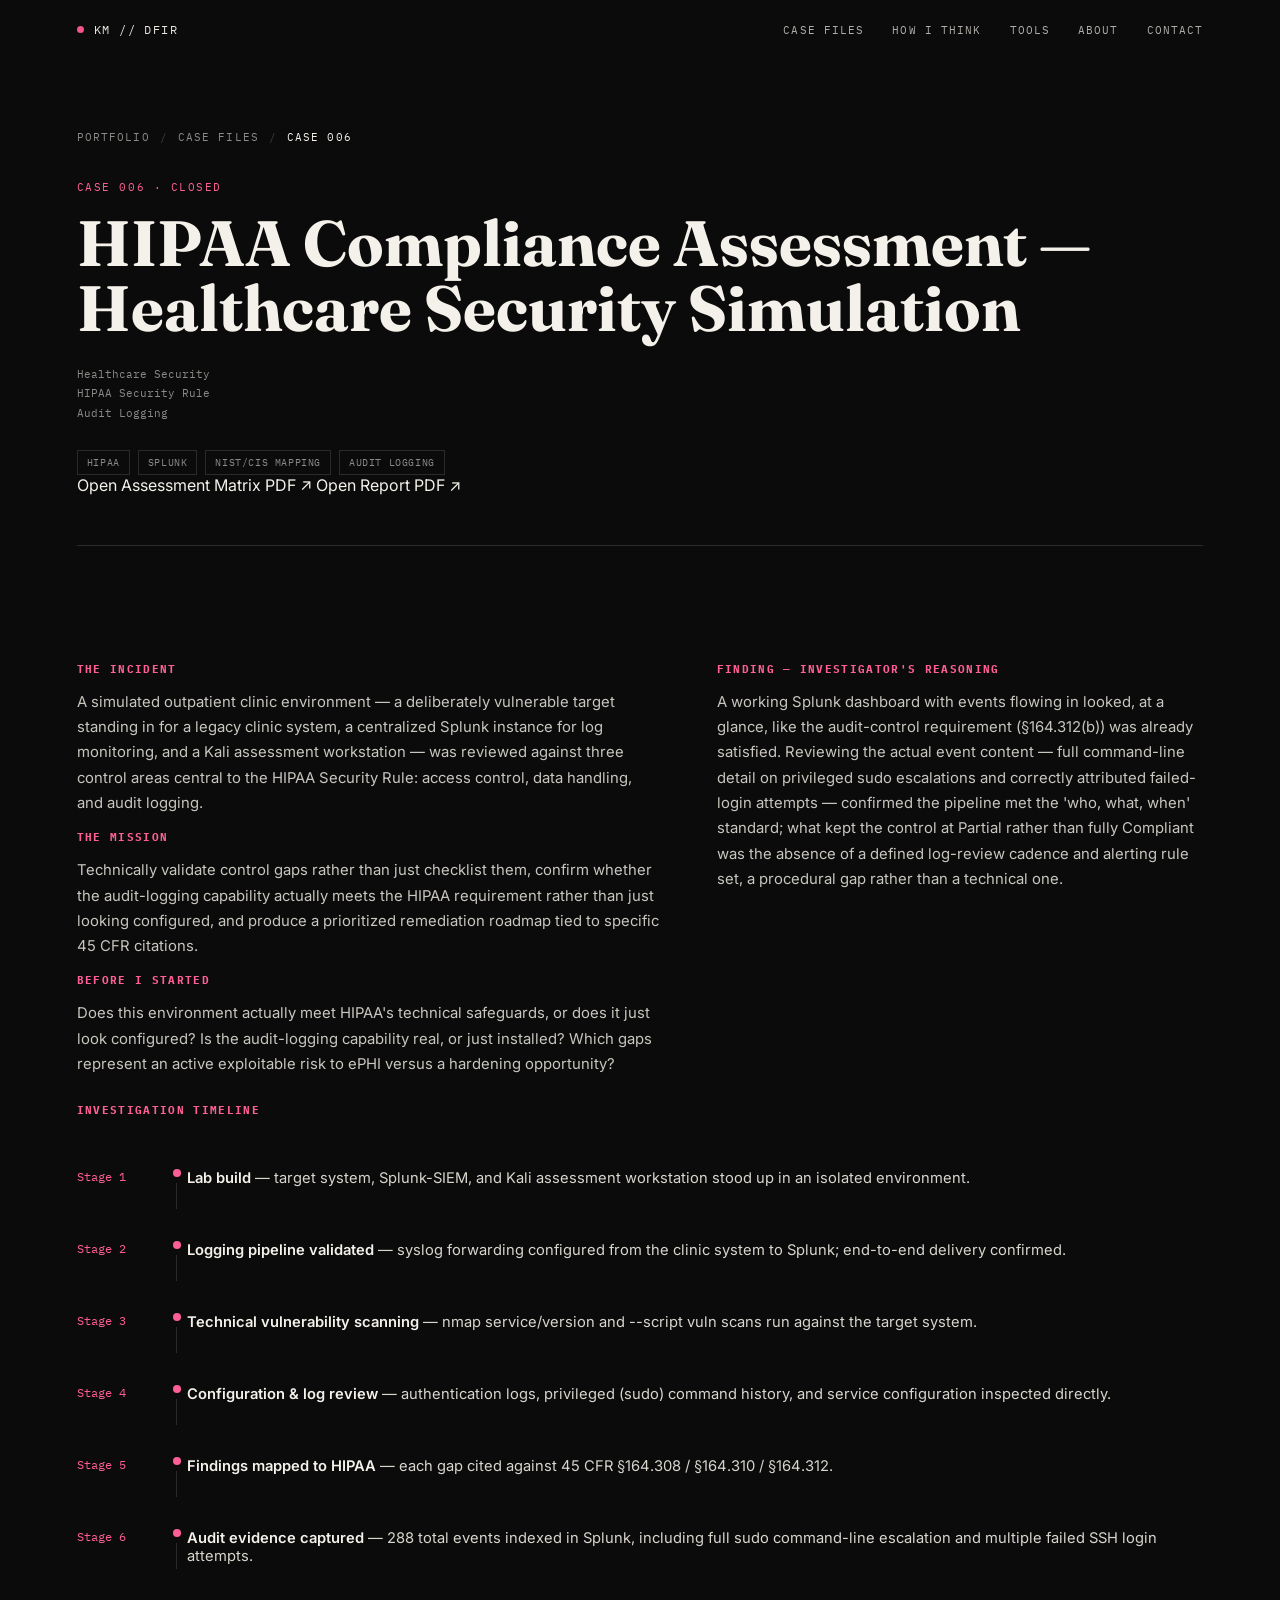
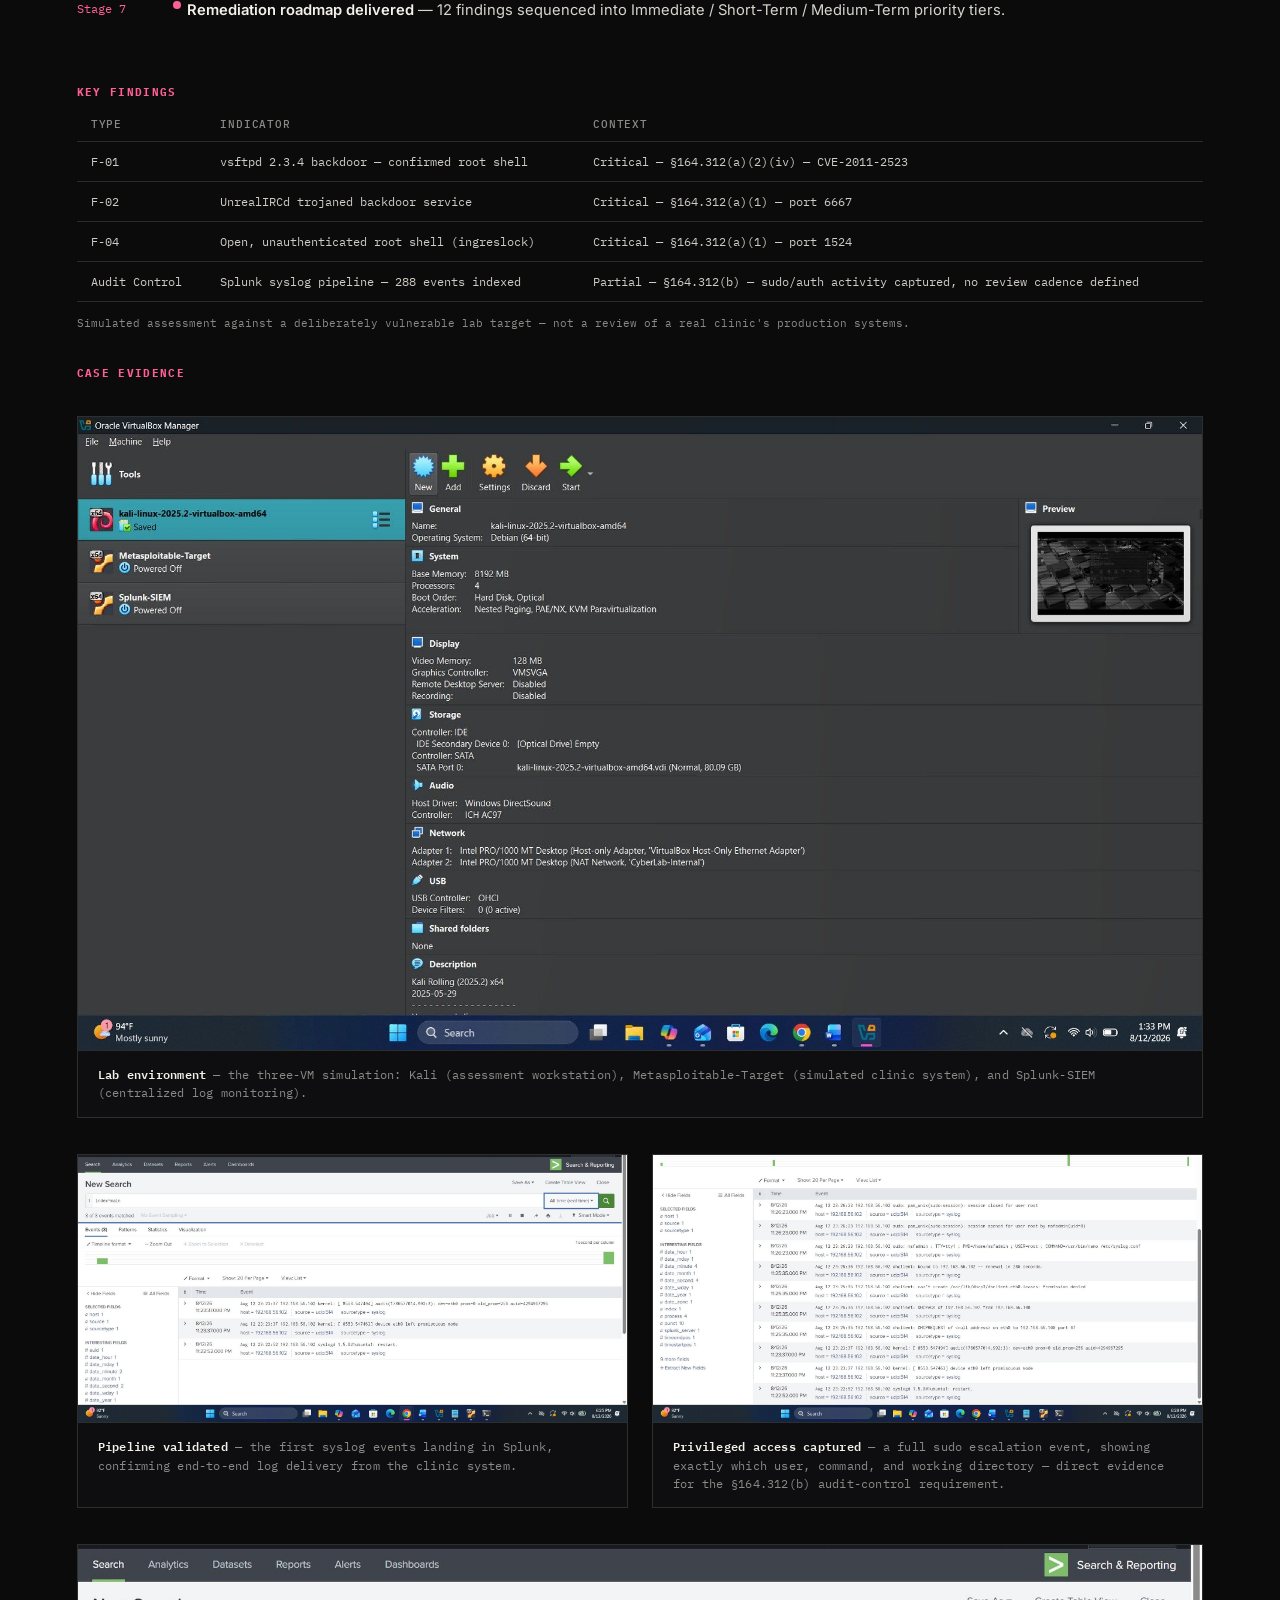
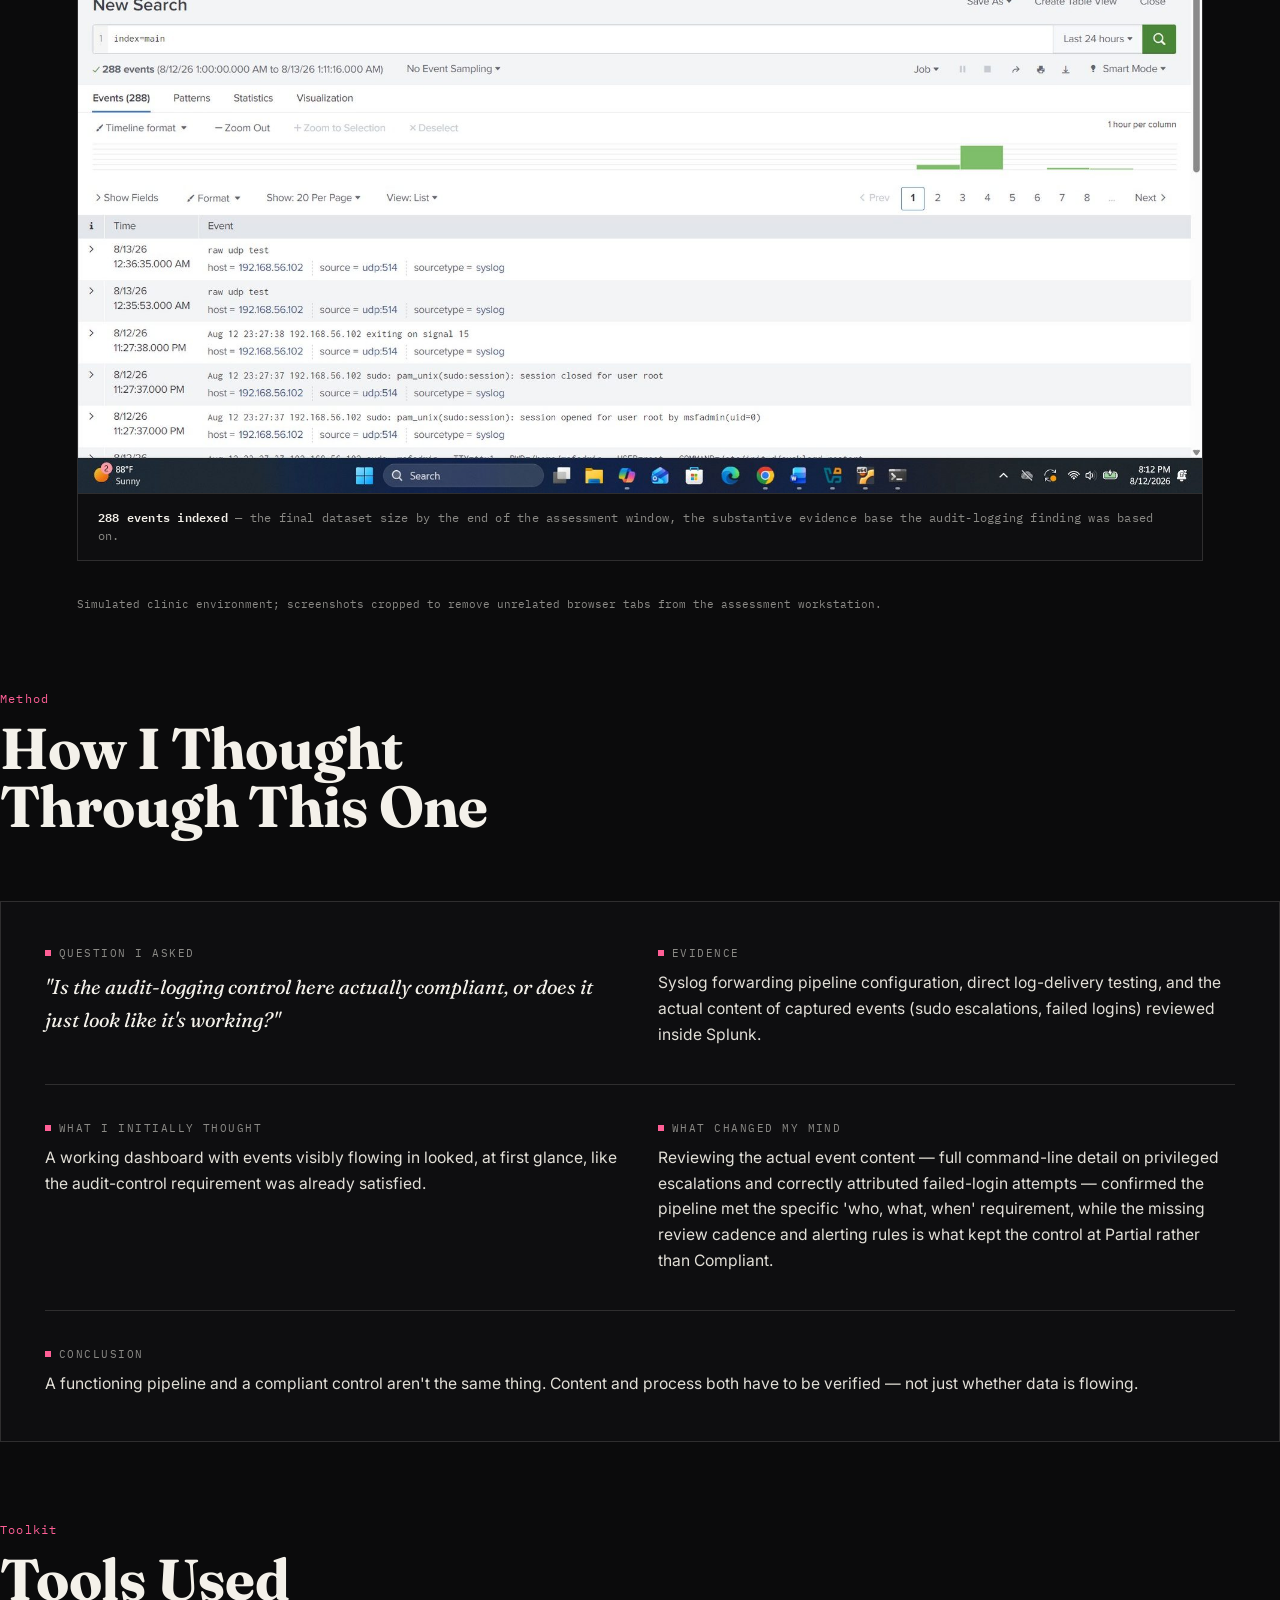
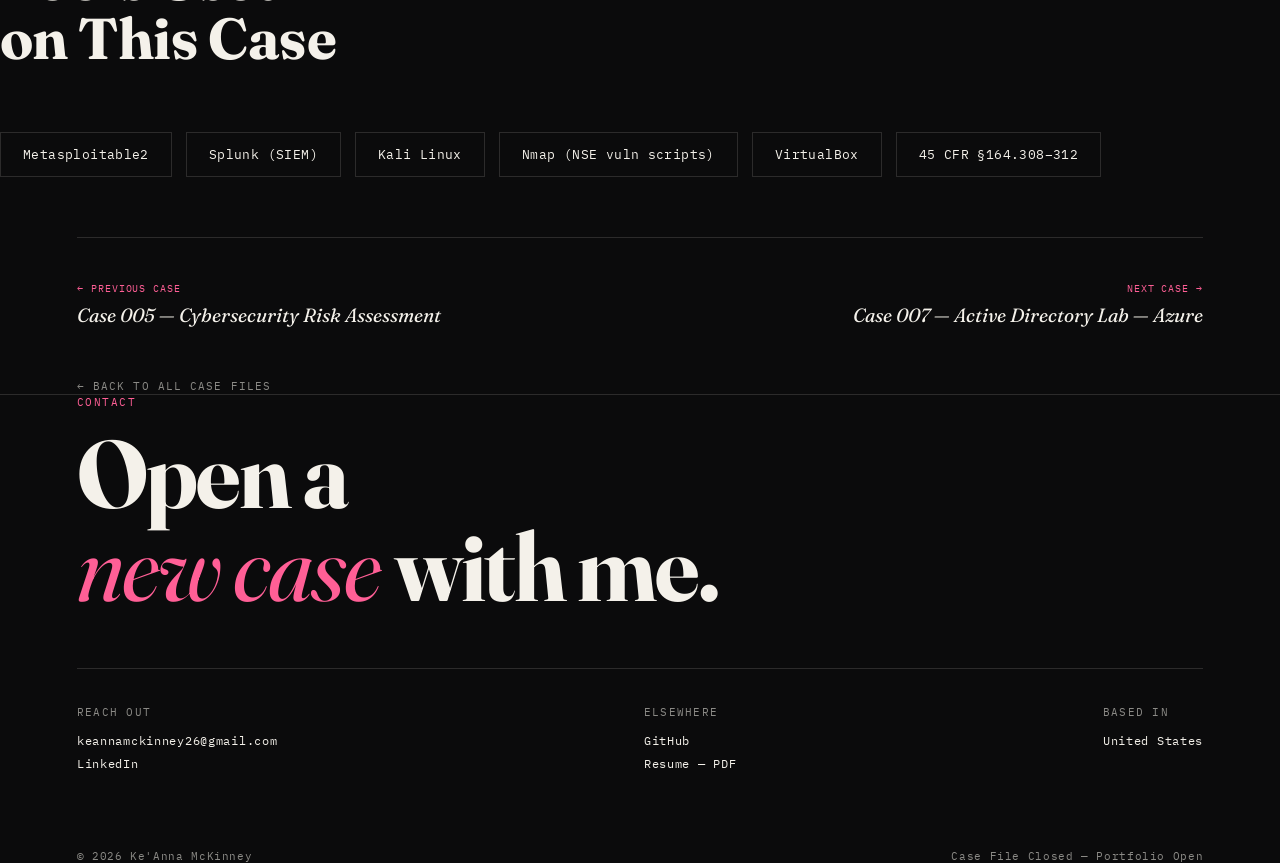
<file: case-006.html>
<!DOCTYPE html>
<html lang="en">
<head>
<meta charset="UTF-8">
<meta name="viewport" content="width=device-width, initial-scale=1.0">
<title>HIPAA Compliance Assessment — Healthcare Security Simulation — Ke'Anna McKinney</title>
<link rel="preconnect" href="https://fonts.googleapis.com">
<link rel="preconnect" href="https://fonts.gstatic.com" crossorigin>
<link href="https://fonts.googleapis.com/css2?family=Fraunces:ital,opsz,wght@0,9..144,300;0,9..144,400;0,9..144,600;0,9..144,700;0,9..144,900;1,9..144,400;1,9..144,500&family=IBM+Plex+Mono:wght@400;500;600&family=Inter:wght@300;400;500;600;700&display=swap" rel="stylesheet">
<link rel="stylesheet" href="styles.css">
</head>
<body>

<header class="nav">
  <div class="nav-mark"><span class="dot"></span>KM // DFIR</div>
  <nav class="links">
    <a href="index.html#cases">Case Files</a>
    <a href="index.html#think">How I Think</a>
    <a href="index.html#tools">Tools</a>
    <a href="index.html#about">About</a>
    <a href="index.html#contact">Contact</a>
  </nav>
  <button class="nav-toggle" aria-label="Toggle menu" aria-expanded="false">Menu</button>
</header>

<div class="wrap">
  <div class="breadcrumb reveal">
    <a href="index.html">Portfolio</a><span class="sep">/</span><a href="index.html#cases">Case Files</a><span class="sep">/</span><span class="current">Case 006</span>
  </div>

  <div class="case-page-hero reveal">
    <div class="feat-eyebrow">Case 006 · Closed</div>
    <h1 class="feat-title">HIPAA Compliance Assessment — Healthcare Security Simulation</h1>
    <div class="feat-meta">Healthcare Security<br>HIPAA Security Rule<br>Audit Logging</div>
    <div class="case-tags"><span>HIPAA</span><span>Splunk</span><span>NIST/CIS Mapping</span><span>Audit Logging</span></div>
    <a class="pdf-button" href="assets/resume/HIPAA_Compliance_Assessment_Matrix.pdf" target="_blank" rel="noopener">Open Assessment Matrix PDF <span aria-hidden="true">↗</span></a>
    <a class="pdf-button" href="assets/resume/HIPAA_Findings_Recommendations_Report.pdf" target="_blank" rel="noopener">Open Report PDF <span aria-hidden="true">↗</span></a>

  </div>

  <div class="case-body">
    <div class="feat-cols reveal">
      <div class="feat-block">
        <h4>The Incident</h4>
        <p>A simulated outpatient clinic environment — a deliberately vulnerable target standing in for a legacy clinic system, a centralized Splunk instance for log monitoring, and a Kali assessment workstation — was reviewed against three control areas central to the HIPAA Security Rule: access control, data handling, and audit logging.</p>
        <h4>The Mission</h4>
        <p>Technically validate control gaps rather than just checklist them, confirm whether the audit-logging capability actually meets the HIPAA requirement rather than just looking configured, and produce a prioritized remediation roadmap tied to specific 45 CFR citations.</p>
        <h4>Before I Started</h4>
        <p>Does this environment actually meet HIPAA's technical safeguards, or does it just look configured? Is the audit-logging capability real, or just installed? Which gaps represent an active exploitable risk to ePHI versus a hardening opportunity?</p>
      </div>
      <div class="feat-block">
        <h4>Finding — Investigator's Reasoning</h4>
        <p>A working Splunk dashboard with events flowing in looked, at a glance, like the audit-control requirement (§164.312(b)) was already satisfied. Reviewing the actual event content — full command-line detail on privileged sudo escalations and correctly attributed failed-login attempts — confirmed the pipeline met the 'who, what, when' standard; what kept the control at Partial rather than fully Compliant was the absence of a defined log-review cadence and alerting rule set, a procedural gap rather than a technical one.</p>
      </div>
    </div>

    <h4 style="font-family:var(--mono);font-size:11px;color:var(--pink);letter-spacing:.12em;text-transform:uppercase;margin-top:12px;" class="reveal">Investigation Timeline</h4>
    <div class="timeline reveal">
      <div class="tl-row"><span class="tl-time">Stage 1</span><div class="tl-line"><span class="tl-dot"></span></div><span class="tl-text"><b>Lab build</b> — target system, Splunk-SIEM, and Kali assessment workstation stood up in an isolated environment.</span></div>
      <div class="tl-row"><span class="tl-time">Stage 2</span><div class="tl-line"><span class="tl-dot"></span></div><span class="tl-text"><b>Logging pipeline validated</b> — syslog forwarding configured from the clinic system to Splunk; end-to-end delivery confirmed.</span></div>
      <div class="tl-row"><span class="tl-time">Stage 3</span><div class="tl-line"><span class="tl-dot"></span></div><span class="tl-text"><b>Technical vulnerability scanning</b> — nmap service/version and --script vuln scans run against the target system.</span></div>
      <div class="tl-row"><span class="tl-time">Stage 4</span><div class="tl-line"><span class="tl-dot"></span></div><span class="tl-text"><b>Configuration &amp; log review</b> — authentication logs, privileged (sudo) command history, and service configuration inspected directly.</span></div>
      <div class="tl-row"><span class="tl-time">Stage 5</span><div class="tl-line"><span class="tl-dot"></span></div><span class="tl-text"><b>Findings mapped to HIPAA</b> — each gap cited against 45 CFR §164.308 / §164.310 / §164.312.</span></div>
      <div class="tl-row"><span class="tl-time">Stage 6</span><div class="tl-line"><span class="tl-dot"></span></div><span class="tl-text"><b>Audit evidence captured</b> — 288 total events indexed in Splunk, including full sudo command-line escalation and multiple failed SSH login attempts.</span></div>
      <div class="tl-row"><span class="tl-time">Stage 7</span><div class="tl-line"><span class="tl-dot"></span></div><span class="tl-text"><b>Remediation roadmap delivered</b> — 12 findings sequenced into Immediate / Short-Term / Medium-Term priority tiers.</span></div>
    </div>

    <h4 style="font-family:var(--mono);font-size:11px;color:var(--pink);letter-spacing:.12em;text-transform:uppercase;margin-top:36px;" class="reveal">Key Findings</h4>
    <table class="ioc-table reveal">
    <tr><th>Type</th><th>Indicator</th><th>Context</th></tr>
    <tr><td>F-01</td><td>vsftpd 2.3.4 backdoor — confirmed root shell</td><td>Critical — §164.312(a)(2)(iv) — CVE-2011-2523</td></tr>
    <tr><td>F-02</td><td>UnrealIRCd trojaned backdoor service</td><td>Critical — §164.312(a)(1) — port 6667</td></tr>
    <tr><td>F-04</td><td>Open, unauthenticated root shell (ingreslock)</td><td>Critical — §164.312(a)(1) — port 1524</td></tr>
    <tr><td>Audit Control</td><td>Splunk syslog pipeline — 288 events indexed</td><td>Partial — §164.312(b) — sudo/auth activity captured, no review cadence defined</td></tr>
    </table>
    <p style="font-family:var(--mono);font-size:11px;color:var(--gray);margin-top:14px;">Simulated assessment against a deliberately vulnerable lab target — not a review of a real clinic's production systems.</p>
    
    <h4 style="font-family:var(--mono);font-size:11px;color:var(--pink);letter-spacing:.12em;text-transform:uppercase;margin-top:36px;" class="reveal">Case Evidence</h4>
    <div class="shot reveal">
      <img src="assets/case-006/lab-environment-overview.jpg" alt="VirtualBox Manager showing the Kali, Metasploitable-Target, and Splunk-SIEM lab VMs" loading="lazy">
      <div class="shot-caption"><b>Lab environment</b> &mdash; the three-VM simulation: Kali (assessment workstation), Metasploitable-Target (simulated clinic system), and Splunk-SIEM (centralized log monitoring).</div>
    </div>
    <div class="shot-row">
    <div class="shot reveal">
      <img src="assets/case-006/syslog-pipeline-validation.jpg" alt="Splunk search showing the first successful syslog events received from the target system" loading="lazy">
      <div class="shot-caption"><b>Pipeline validated</b> &mdash; the first syslog events landing in Splunk, confirming end-to-end log delivery from the clinic system.</div>
    </div>
    <div class="shot reveal">
      <img src="assets/case-006/sudo-escalation-capture.jpg" alt="Splunk search showing a captured sudo escalation event with full command-line detail" loading="lazy">
      <div class="shot-caption"><b>Privileged access captured</b> &mdash; a full sudo escalation event, showing exactly which user, command, and working directory &mdash; direct evidence for the §164.312(b) audit-control requirement.</div>
    </div>
    </div>
    <div class="shot reveal">
      <img src="assets/case-006/final-event-count-288.jpg" alt="Splunk search showing 288 total indexed events over the assessment window" loading="lazy">
      <div class="shot-caption"><b>288 events indexed</b> &mdash; the final dataset size by the end of the assessment window, the substantive evidence base the audit-logging finding was based on.</div>
    </div>
    <p style="font-family:var(--mono);font-size:11px;color:var(--gray);margin-top:14px;">Simulated clinic environment; screenshots cropped to remove unrelated browser tabs from the assessment workstation.</p>

  </div>
</div>

<!-- HOW I THINK (per-case) -->
<div class="wrap" style="padding:80px 0 0;">
  <div class="section-head reveal">
    <div>
      <span class="section-num">Method</span>
      <h2 class="section-title">How I Thought<br>Through This One</h2>
    </div>
  </div>
  <div class="reasoning-card reveal">
    <div class="reasoning-grid">
      <div>
        <div class="r-label">Question I Asked</div>
        <p class="r-text quote">"Is the audit-logging control here actually compliant, or does it just look like it's working?"</p>
      </div>
      <div>
        <div class="r-label">Evidence</div>
        <p class="r-text">Syslog forwarding pipeline configuration, direct log-delivery testing, and the actual content of captured events (sudo escalations, failed logins) reviewed inside Splunk.</p>
      </div>
      <div class="r-divider"></div>
      <div>
        <div class="r-label">What I Initially Thought</div>
        <p class="r-text">A working dashboard with events visibly flowing in looked, at first glance, like the audit-control requirement was already satisfied.</p>
      </div>
      <div>
        <div class="r-label">What Changed My Mind</div>
        <p class="r-text">Reviewing the actual event content — full command-line detail on privileged escalations and correctly attributed failed-login attempts — confirmed the pipeline met the specific 'who, what, when' requirement, while the missing review cadence and alerting rules is what kept the control at Partial rather than Compliant.</p>
      </div>
      <div class="r-divider"></div>
      <div style="grid-column:1/-1;">
        <div class="r-label">Conclusion</div>
        <p class="r-text">A functioning pipeline and a compliant control aren't the same thing. Content and process both have to be verified — not just whether data is flowing.</p>
      </div>
    </div>
  </div>
</div>

<!-- TOOLS USED -->
<div class="wrap" style="padding:80px 0 40px;">
  <div class="section-head reveal">
    <div>
      <span class="section-num">Toolkit</span>
      <h2 class="section-title">Tools Used<br>on This Case</h2>
    </div>
  </div>
  <div class="tool-grid reveal"><span class="tool-pill">Metasploitable2</span><span class="tool-pill">Splunk (SIEM)</span><span class="tool-pill">Kali Linux</span><span class="tool-pill">Nmap (NSE vuln scripts)</span><span class="tool-pill">VirtualBox</span><span class="tool-pill">45 CFR §164.308–312</span></div>
</div>

<div class="wrap">
  <div class="case-nav-footer reveal">
    <a class="case-nav-link prev" href="case-005.html">
      <span class="dir">← Previous Case</span>
      <span class="title">Case 005 — Cybersecurity Risk Assessment</span>
    </a>
    <a class="case-nav-link next" href="case-007.html">
      <span class="dir">Next Case →</span>
      <span class="title">Case 007 — Active Directory Lab — Azure</span>
    </a>
  </div>
  <a class="back-index" href="index.html#cases">← Back to all case files</a>
</div>

<!-- CONTACT / FOOTER -->
<footer id="contact" class="wrap">
  <div class="reveal">
    <div class="feat-eyebrow" style="margin-bottom:18px;">Contact</div>
    <div class="foot-cta">Open a<br><em>new case</em> with me.</div>
  </div>
  <div class="foot-grid reveal">
    <div class="foot-col">
      <div class="label">Reach Out</div>
      <a href="mailto:keannamckinney26@gmail.com">keannamckinney26@gmail.com</a>
      <a href="https://www.linkedin.com/in/ke-anna-mckinney-66580b342" target="_blank" rel="noopener">LinkedIn</a>
    </div>
    <div class="foot-col">
      <div class="label">Elsewhere</div>
      <a href="#">GitHub</a>
      <a href="assets/resume/keanna-mckinney-resume.pdf" target="_blank" rel="noopener">Resume — PDF</a>
    </div>
    <div class="foot-col">
      <div class="label">Based In</div>
      <a href="#" style="pointer-events:none;">United States</a>
    </div>
  </div>
  <div class="foot-bottom">
    <span>© 2026 Ke'Anna McKinney</span>
    <span>Case File Closed — Portfolio Open</span>
  </div>
</footer>

<script src="script.js"></script>

</body>
</html>
</file>
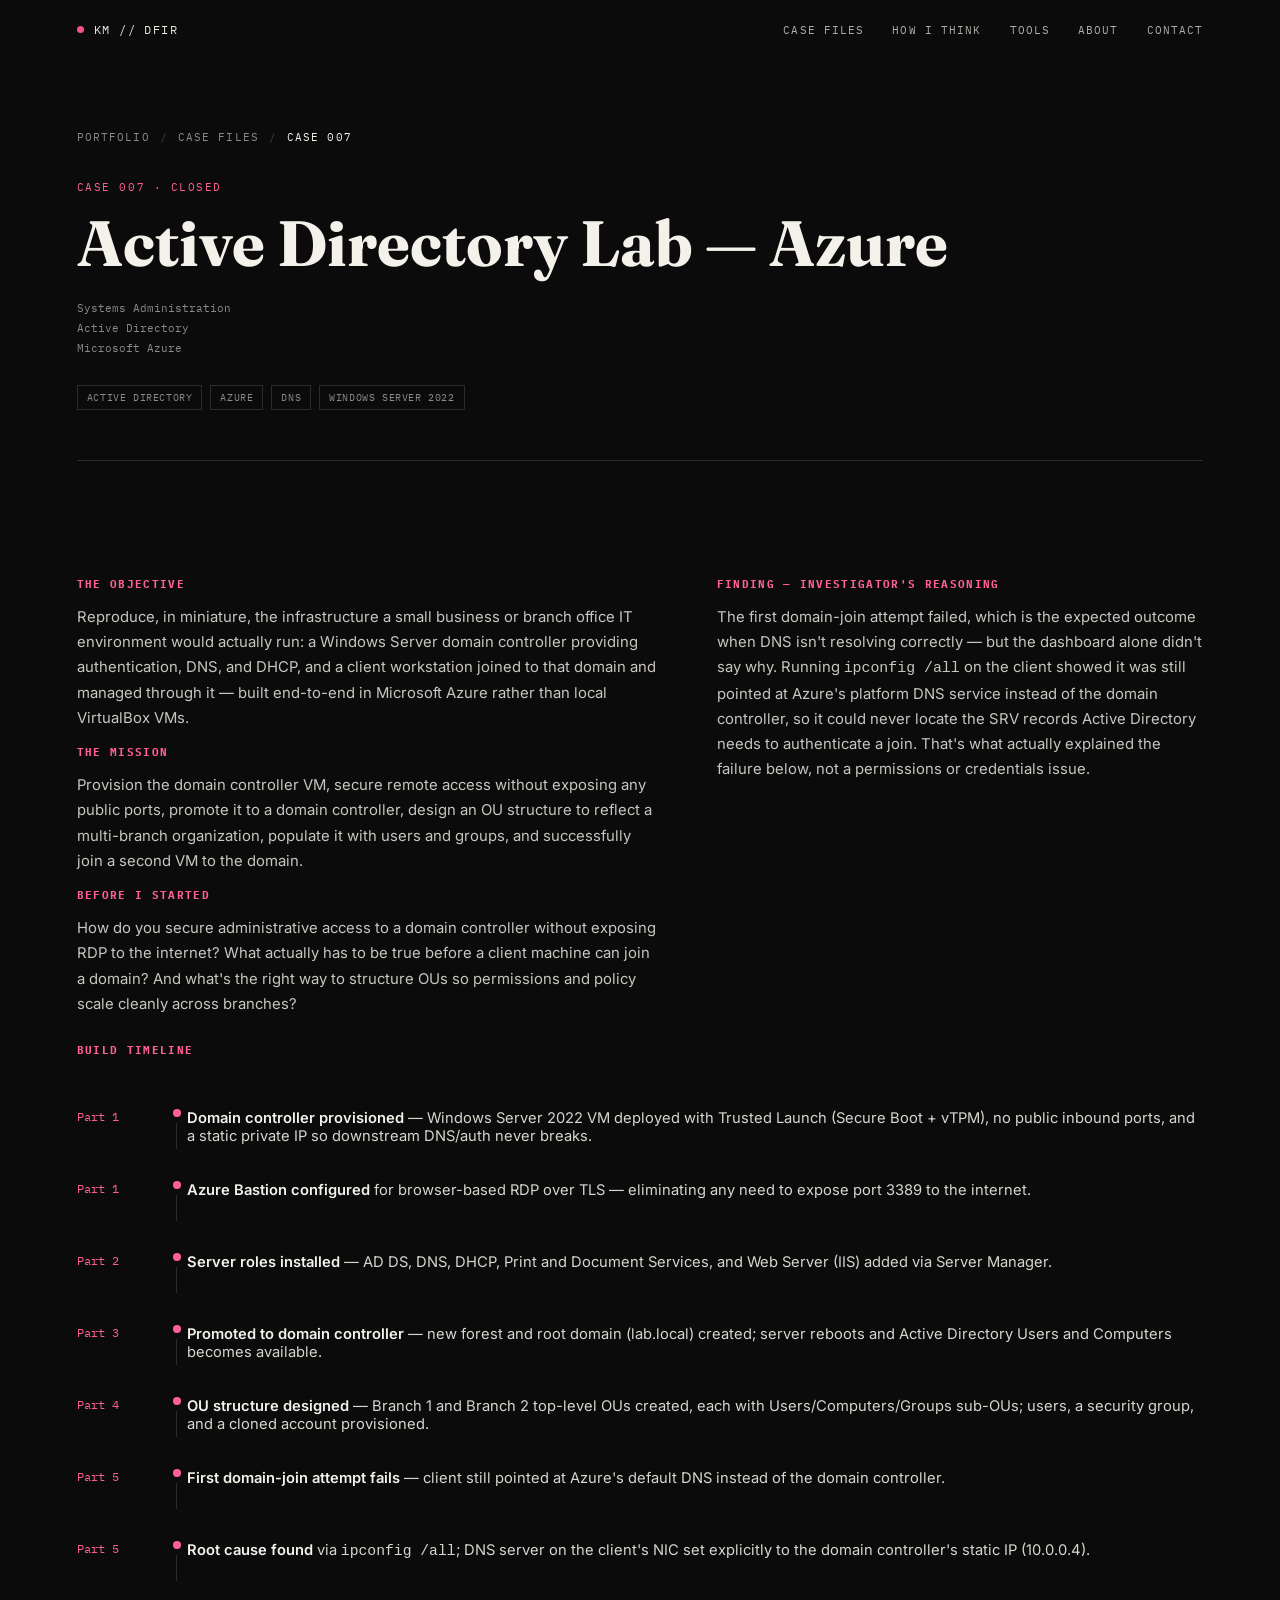
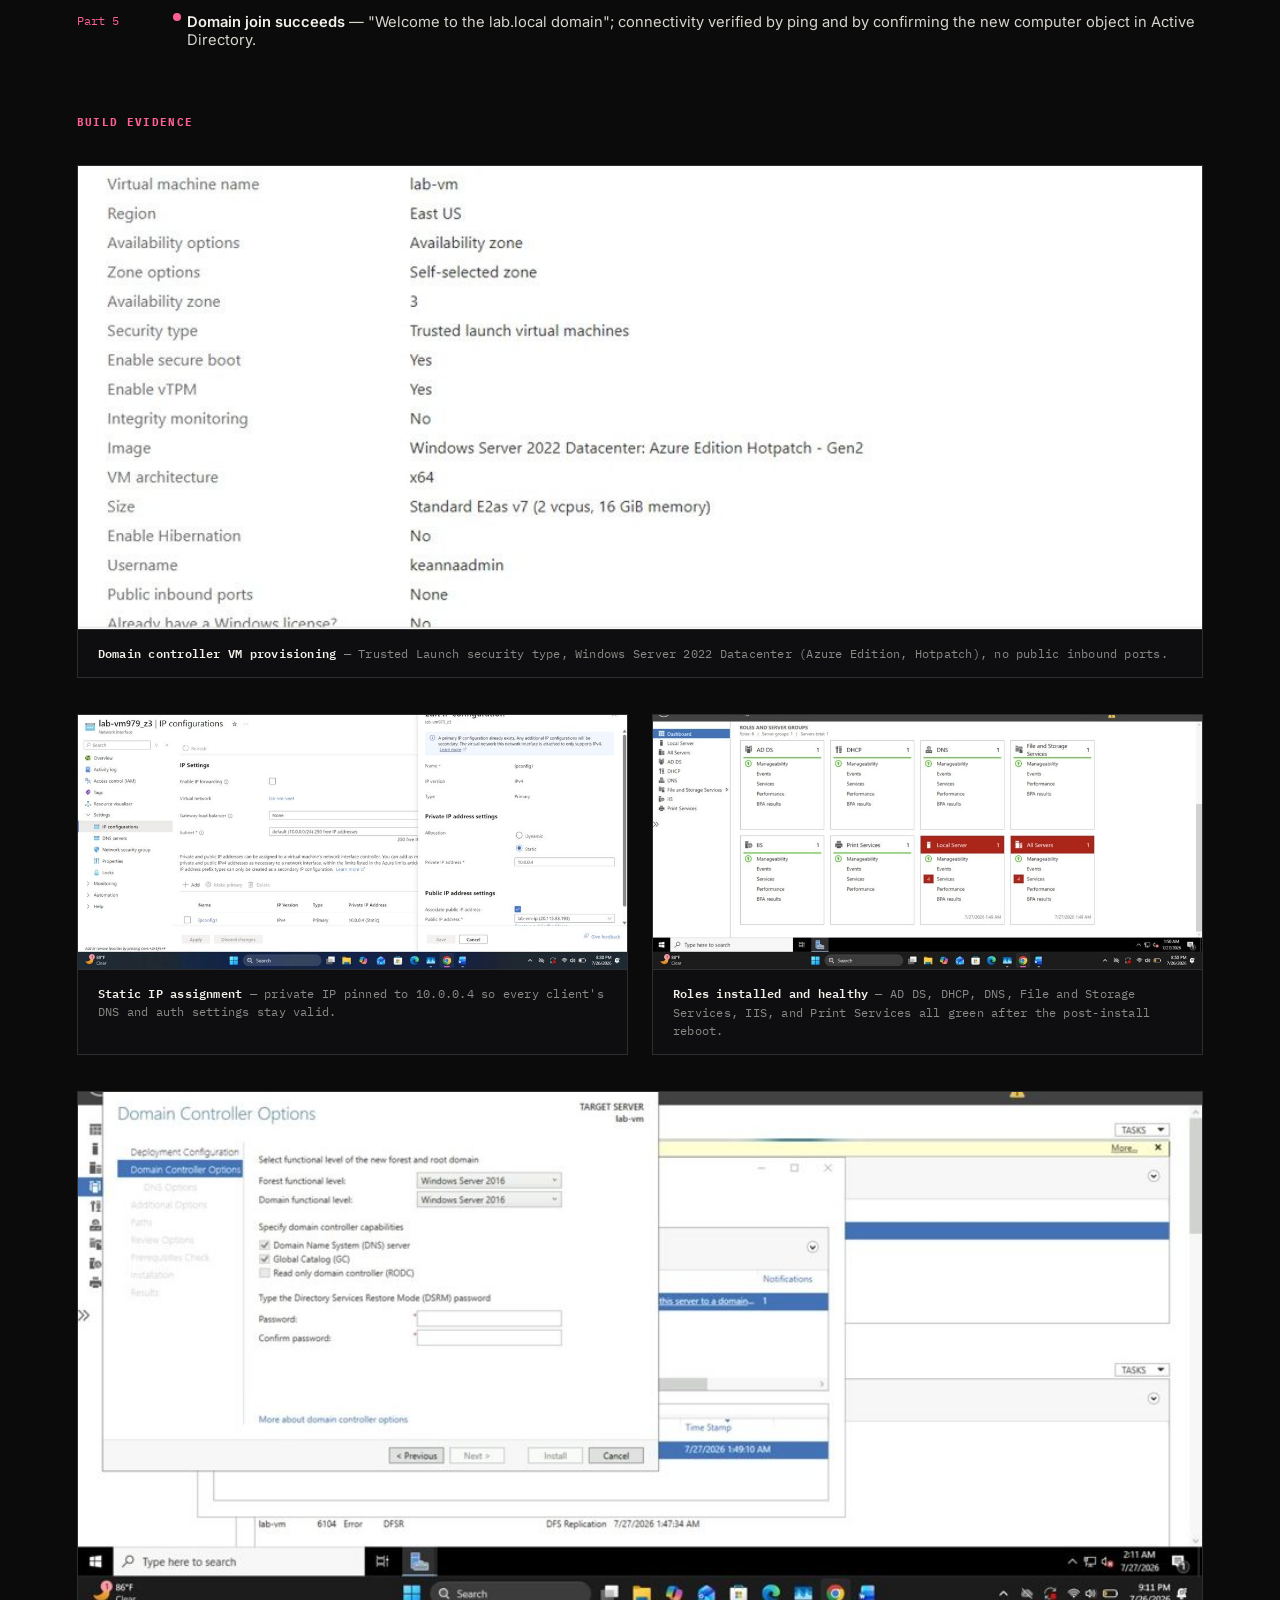
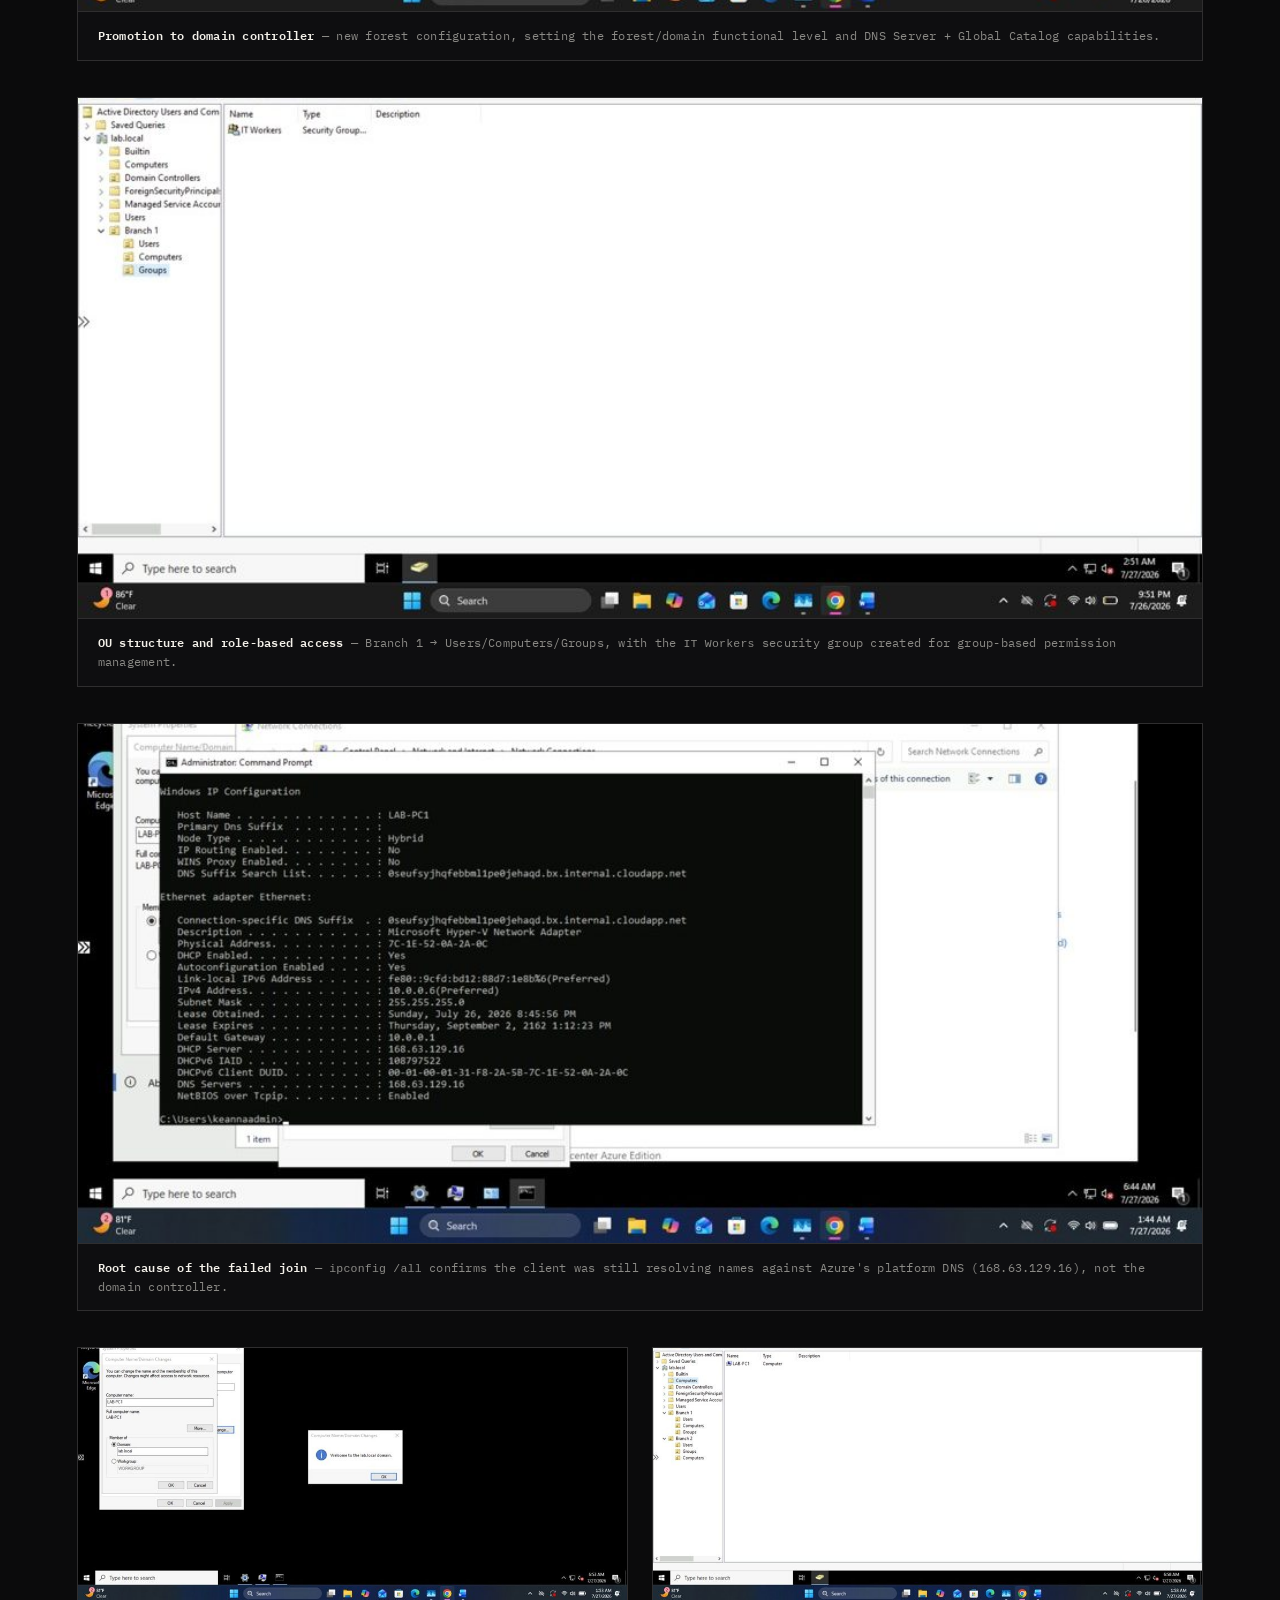
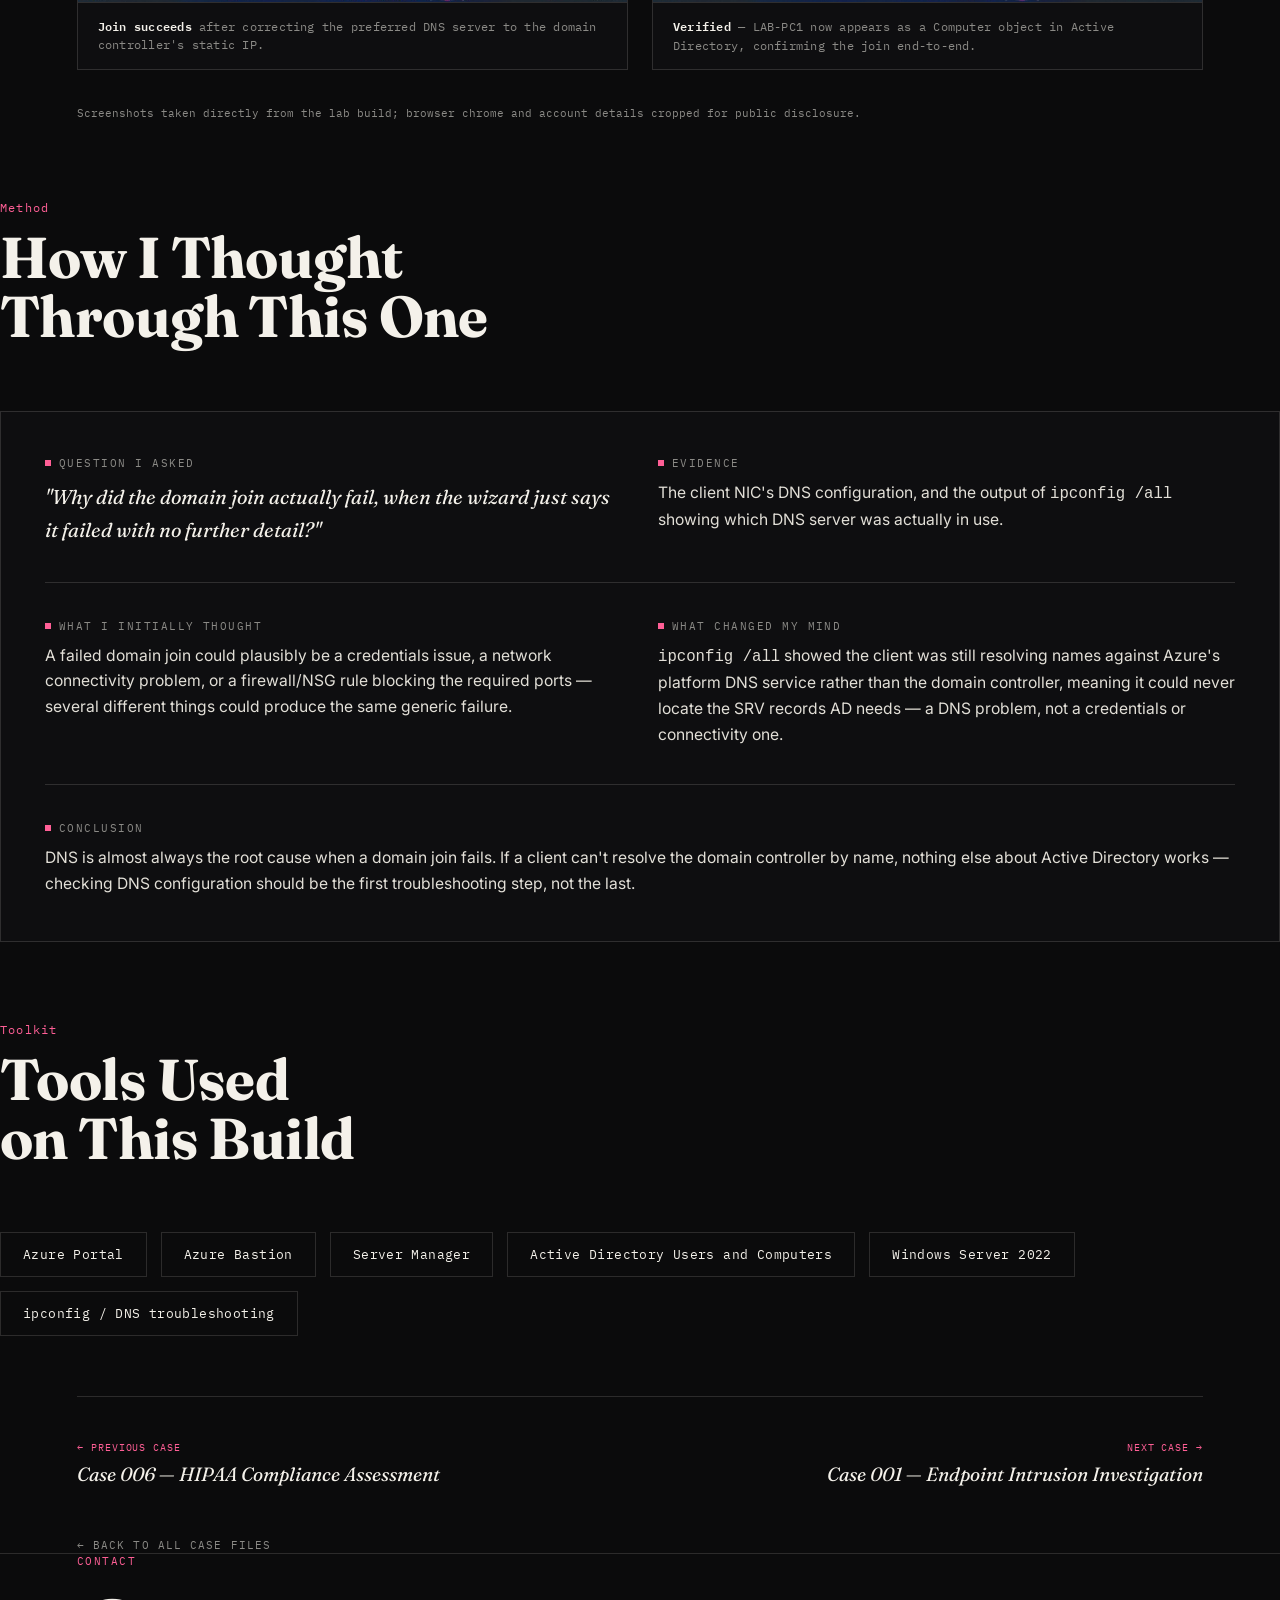
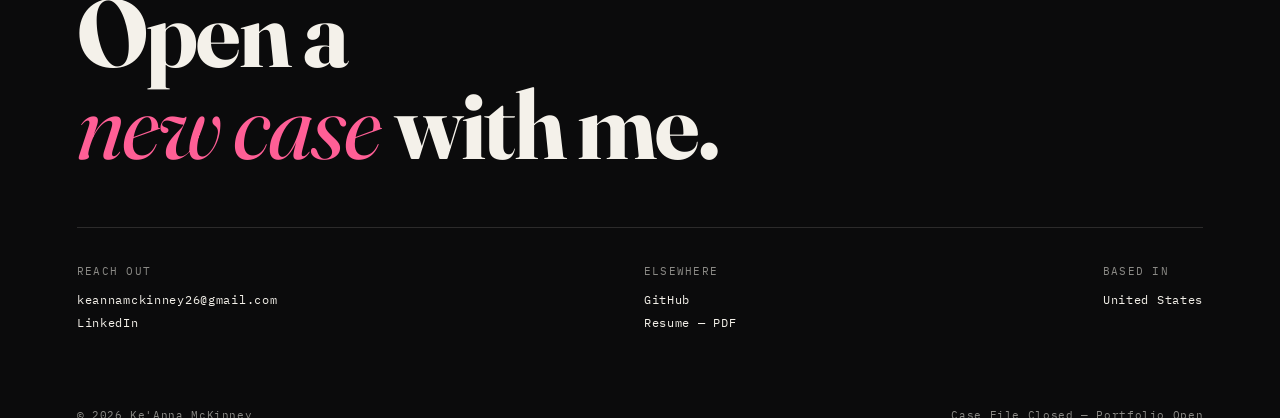
<file: case-007.html>
<!DOCTYPE html>
<html lang="en">
<head>
<meta charset="UTF-8">
<meta name="viewport" content="width=device-width, initial-scale=1.0">
<title>Active Directory Lab — Azure — Ke'Anna McKinney</title>
<link rel="preconnect" href="https://fonts.googleapis.com">
<link rel="preconnect" href="https://fonts.gstatic.com" crossorigin>
<link href="https://fonts.googleapis.com/css2?family=Fraunces:ital,opsz,wght@0,9..144,300;0,9..144,400;0,9..144,600;0,9..144,700;0,9..144,900;1,9..144,400;1,9..144,500&family=IBM+Plex+Mono:wght@400;500;600&family=Inter:wght@300;400;500;600;700&display=swap" rel="stylesheet">
<link rel="stylesheet" href="styles.css">
</head>
<body>

<header class="nav">
  <div class="nav-mark"><span class="dot"></span>KM // DFIR</div>
  <nav class="links">
    <a href="index.html#cases">Case Files</a>
    <a href="index.html#think">How I Think</a>
    <a href="index.html#tools">Tools</a>
    <a href="index.html#about">About</a>
    <a href="index.html#contact">Contact</a>
  </nav>
  <button class="nav-toggle" aria-label="Toggle menu" aria-expanded="false">Menu</button>
</header>

<div class="wrap">
  <div class="breadcrumb reveal">
    <a href="index.html">Portfolio</a><span class="sep">/</span><a href="index.html#cases">Case Files</a><span class="sep">/</span><span class="current">Case 007</span>
  </div>

  <div class="case-page-hero reveal">
    <div class="feat-eyebrow">Case 007 · Closed</div>
    <h1 class="feat-title">Active Directory Lab — Azure</h1>
    <div class="feat-meta">Systems Administration<br>Active Directory<br>Microsoft Azure</div>
    <div class="case-tags"><span>Active Directory</span><span>Azure</span><span>DNS</span><span>Windows Server 2022</span></div>
  </div>

  <div class="case-body">
    <div class="feat-cols reveal">
      <div class="feat-block">
        <h4>The Objective</h4>
        <p>Reproduce, in miniature, the infrastructure a small business or branch office IT environment would actually run: a Windows Server domain controller providing authentication, DNS, and DHCP, and a client workstation joined to that domain and managed through it &mdash; built end-to-end in Microsoft Azure rather than local VirtualBox VMs.</p>
        <h4>The Mission</h4>
        <p>Provision the domain controller VM, secure remote access without exposing any public ports, promote it to a domain controller, design an OU structure to reflect a multi-branch organization, populate it with users and groups, and successfully join a second VM to the domain.</p>
        <h4>Before I Started</h4>
        <p>How do you secure administrative access to a domain controller without exposing RDP to the internet? What actually has to be true before a client machine can join a domain? And what's the right way to structure OUs so permissions and policy scale cleanly across branches?</p>
      </div>
      <div class="feat-block">
        <h4>Finding &mdash; Investigator's Reasoning</h4>
        <p>The first domain-join attempt failed, which is the expected outcome when DNS isn't resolving correctly &mdash; but the dashboard alone didn't say why. Running <code>ipconfig /all</code> on the client showed it was still pointed at Azure's platform DNS service instead of the domain controller, so it could never locate the SRV records Active Directory needs to authenticate a join. That's what actually explained the failure below, not a permissions or credentials issue.</p>
      </div>
    </div>

    <h4 style="font-family:var(--mono);font-size:11px;color:var(--pink);letter-spacing:.12em;text-transform:uppercase;margin-top:12px;" class="reveal">Build Timeline</h4>
    <div class="timeline reveal">
      <div class="tl-row"><span class="tl-time">Part 1</span><div class="tl-line"><span class="tl-dot"></span></div><span class="tl-text"><b>Domain controller provisioned</b> &mdash; Windows Server 2022 VM deployed with Trusted Launch (Secure Boot + vTPM), no public inbound ports, and a static private IP so downstream DNS/auth never breaks.</span></div>
      <div class="tl-row"><span class="tl-time">Part 1</span><div class="tl-line"><span class="tl-dot"></span></div><span class="tl-text"><b>Azure Bastion configured</b> for browser-based RDP over TLS &mdash; eliminating any need to expose port 3389 to the internet.</span></div>
      <div class="tl-row"><span class="tl-time">Part 2</span><div class="tl-line"><span class="tl-dot"></span></div><span class="tl-text"><b>Server roles installed</b> &mdash; AD DS, DNS, DHCP, Print and Document Services, and Web Server (IIS) added via Server Manager.</span></div>
      <div class="tl-row"><span class="tl-time">Part 3</span><div class="tl-line"><span class="tl-dot"></span></div><span class="tl-text"><b>Promoted to domain controller</b> &mdash; new forest and root domain (lab.local) created; server reboots and Active Directory Users and Computers becomes available.</span></div>
      <div class="tl-row"><span class="tl-time">Part 4</span><div class="tl-line"><span class="tl-dot"></span></div><span class="tl-text"><b>OU structure designed</b> &mdash; Branch 1 and Branch 2 top-level OUs created, each with Users/Computers/Groups sub-OUs; users, a security group, and a cloned account provisioned.</span></div>
      <div class="tl-row"><span class="tl-time">Part 5</span><div class="tl-line"><span class="tl-dot"></span></div><span class="tl-text"><b>First domain-join attempt fails</b> &mdash; client still pointed at Azure's default DNS instead of the domain controller.</span></div>
      <div class="tl-row"><span class="tl-time">Part 5</span><div class="tl-line"><span class="tl-dot"></span></div><span class="tl-text"><b>Root cause found</b> via <code>ipconfig /all</code>; DNS server on the client's NIC set explicitly to the domain controller's static IP (10.0.0.4).</span></div>
      <div class="tl-row"><span class="tl-time">Part 5</span><div class="tl-line"><span class="tl-dot"></span></div><span class="tl-text"><b>Domain join succeeds</b> &mdash; "Welcome to the lab.local domain"; connectivity verified by ping and by confirming the new computer object in Active Directory.</span></div>
    </div>

    <!-- SCREENSHOT GALLERY -->
    <h4 style="font-family:var(--mono);font-size:11px;color:var(--pink);letter-spacing:.12em;text-transform:uppercase;margin-top:36px;" class="reveal">Build Evidence</h4>

    <div class="shot reveal">
      <img src="assets/case-007/vm-basics-config.jpg" alt="Azure VM Basics configuration blade for the domain controller" loading="lazy">
      <div class="shot-caption"><b>Domain controller VM provisioning</b> &mdash; Trusted Launch security type, Windows Server 2022 Datacenter (Azure Edition, Hotpatch), no public inbound ports.</div>
    </div>

    <div class="shot-row">
      <div class="shot reveal">
        <img src="assets/case-007/static-ip-config.jpg" alt="Editing the NIC IP configuration to switch from dynamic to static" loading="lazy">
        <div class="shot-caption"><b>Static IP assignment</b> &mdash; private IP pinned to 10.0.0.4 so every client's DNS and auth settings stay valid.</div>
      </div>
      <div class="shot reveal">
        <img src="assets/case-007/roles-dashboard-healthy.jpg" alt="Server Manager dashboard showing six healthy roles" loading="lazy">
        <div class="shot-caption"><b>Roles installed and healthy</b> &mdash; AD DS, DHCP, DNS, File and Storage Services, IIS, and Print Services all green after the post-install reboot.</div>
      </div>
    </div>

    <div class="shot reveal">
      <img src="assets/case-007/dc-promotion-wizard.jpg" alt="Active Directory Domain Services Configuration Wizard, Domain Controller Options page" loading="lazy">
      <div class="shot-caption"><b>Promotion to domain controller</b> &mdash; new forest configuration, setting the forest/domain functional level and DNS Server + Global Catalog capabilities.</div>
    </div>

    <div class="shot reveal">
      <img src="assets/case-007/security-group-ou-tree.jpg" alt="Active Directory Users and Computers showing the Branch 1 OU tree and IT Workers security group" loading="lazy">
      <div class="shot-caption"><b>OU structure and role-based access</b> &mdash; Branch 1 &rarr; Users/Computers/Groups, with the <code>IT Workers</code> security group created for group-based permission management.</div>
    </div>

    <div class="shot reveal">
      <img src="assets/case-007/dns-root-cause-ipconfig.jpg" alt="ipconfig /all output confirming the client was using Azure's default DNS instead of the domain controller" loading="lazy">
      <div class="shot-caption"><b>Root cause of the failed join</b> &mdash; <code>ipconfig /all</code> confirms the client was still resolving names against Azure's platform DNS (168.63.129.16), not the domain controller.</div>
    </div>

    <div class="shot-row">
      <div class="shot reveal">
        <img src="assets/case-007/domain-join-success.jpg" alt="Welcome to the lab.local domain confirmation dialog" loading="lazy">
        <div class="shot-caption"><b>Join succeeds</b> after correcting the preferred DNS server to the domain controller's static IP.</div>
      </div>
      <div class="shot reveal">
        <img src="assets/case-007/computer-object-verified.jpg" alt="Active Directory Users and Computers showing LAB-PC1 as a new computer object" loading="lazy">
        <div class="shot-caption"><b>Verified</b> &mdash; LAB-PC1 now appears as a Computer object in Active Directory, confirming the join end-to-end.</div>
      </div>
    </div>

    <p style="font-family:var(--mono);font-size:11px;color:var(--gray);margin-top:14px;">Screenshots taken directly from the lab build; browser chrome and account details cropped for public disclosure.</p>
  </div>
</div>

<!-- HOW I THINK -->
<div class="wrap" style="padding:80px 0 0;">
  <div class="section-head reveal">
    <div>
      <span class="section-num">Method</span>
      <h2 class="section-title">How I Thought<br>Through This One</h2>
    </div>
  </div>
  <div class="reasoning-card reveal">
    <div class="reasoning-grid">
      <div>
        <div class="r-label">Question I Asked</div>
        <p class="r-text quote">"Why did the domain join actually fail, when the wizard just says it failed with no further detail?"</p>
      </div>
      <div>
        <div class="r-label">Evidence</div>
        <p class="r-text">The client NIC's DNS configuration, and the output of <code>ipconfig /all</code> showing which DNS server was actually in use.</p>
      </div>
      <div class="r-divider"></div>
      <div>
        <div class="r-label">What I Initially Thought</div>
        <p class="r-text">A failed domain join could plausibly be a credentials issue, a network connectivity problem, or a firewall/NSG rule blocking the required ports &mdash; several different things could produce the same generic failure.</p>
      </div>
      <div>
        <div class="r-label">What Changed My Mind</div>
        <p class="r-text"><code>ipconfig /all</code> showed the client was still resolving names against Azure's platform DNS service rather than the domain controller, meaning it could never locate the SRV records AD needs &mdash; a DNS problem, not a credentials or connectivity one.</p>
      </div>
      <div class="r-divider"></div>
      <div style="grid-column:1/-1;">
        <div class="r-label">Conclusion</div>
        <p class="r-text">DNS is almost always the root cause when a domain join fails. If a client can't resolve the domain controller by name, nothing else about Active Directory works &mdash; checking DNS configuration should be the first troubleshooting step, not the last.</p>
      </div>
    </div>
  </div>
</div>

<!-- TOOLS -->
<div class="wrap" style="padding:80px 0 40px;">
  <div class="section-head reveal">
    <div>
      <span class="section-num">Toolkit</span>
      <h2 class="section-title">Tools Used<br>on This Build</h2>
    </div>
  </div>
  <div class="tool-grid reveal"><span class="tool-pill">Azure Portal</span><span class="tool-pill">Azure Bastion</span><span class="tool-pill">Server Manager</span><span class="tool-pill">Active Directory Users and Computers</span><span class="tool-pill">Windows Server 2022</span><span class="tool-pill">ipconfig / DNS troubleshooting</span></div>
</div>

<div class="wrap">
  <div class="case-nav-footer reveal">
    <a class="case-nav-link prev" href="case-006.html">
      <span class="dir">← Previous Case</span>
      <span class="title">Case 006 — HIPAA Compliance Assessment</span>
    </a>
    <a class="case-nav-link next" href="case-001.html">
      <span class="dir">Next Case →</span>
      <span class="title">Case 001 — Endpoint Intrusion Investigation</span>
    </a>
  </div>
  <a class="back-index" href="index.html#cases">← Back to all case files</a>
</div>

<!-- CONTACT / FOOTER -->
<footer id="contact" class="wrap">
  <div class="reveal">
    <div class="feat-eyebrow" style="margin-bottom:18px;">Contact</div>
    <div class="foot-cta">Open a<br><em>new case</em> with me.</div>
  </div>
  <div class="foot-grid reveal">
    <div class="foot-col">
      <div class="label">Reach Out</div>
      <a href="mailto:keannamckinney26@gmail.com">keannamckinney26@gmail.com</a>
      <a href="https://www.linkedin.com/in/ke-anna-mckinney-66580b342" target="_blank" rel="noopener">LinkedIn</a>
    </div>
    <div class="foot-col">
      <div class="label">Elsewhere</div>
      <a href="#">GitHub</a>
      <a href="assets/resume/keanna-mckinney-resume.pdf" target="_blank" rel="noopener">Resume — PDF</a>
    </div>
    <div class="foot-col">
      <div class="label">Based In</div>
      <a href="#" style="pointer-events:none;">United States</a>
    </div>
  </div>
  <div class="foot-bottom">
    <span>© 2026 Ke'Anna McKinney</span>
    <span>Case File Closed — Portfolio Open</span>
  </div>
</footer>

<script src="script.js"></script>

</body>
</html>
</file>
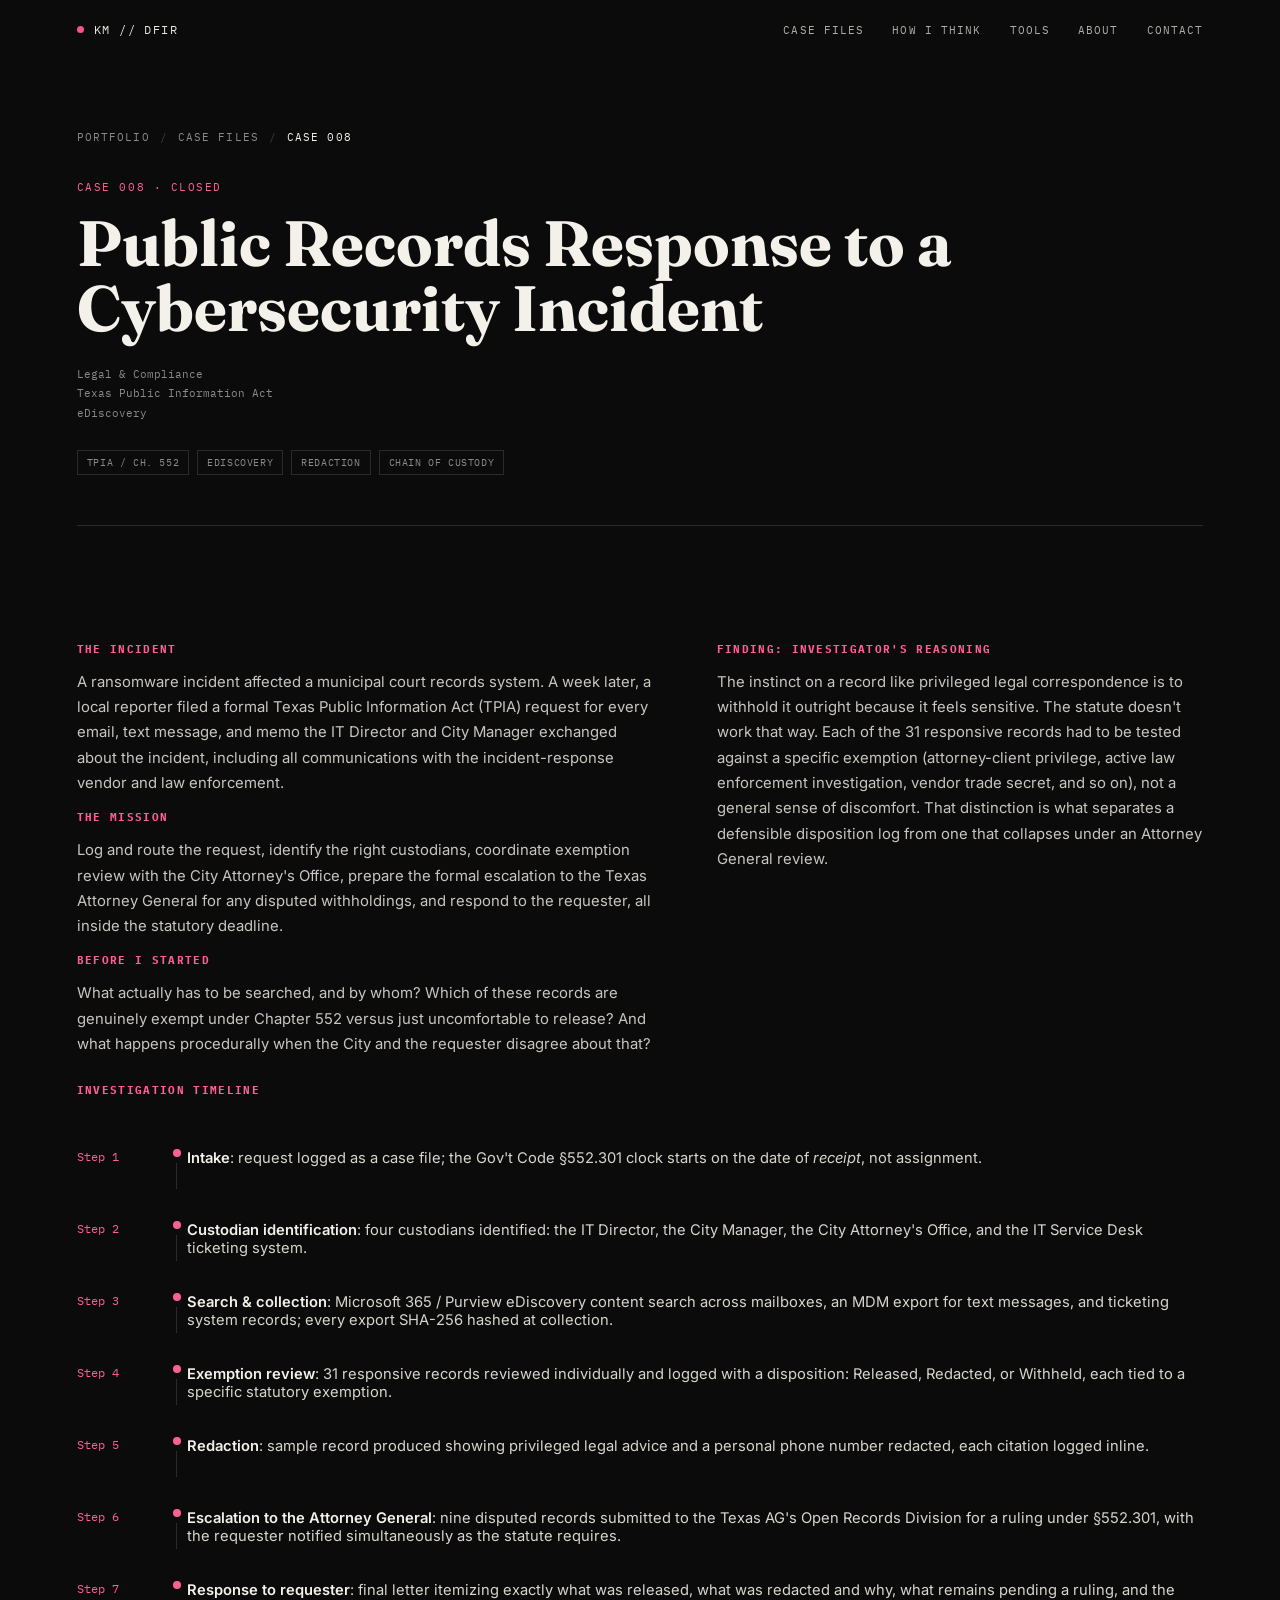
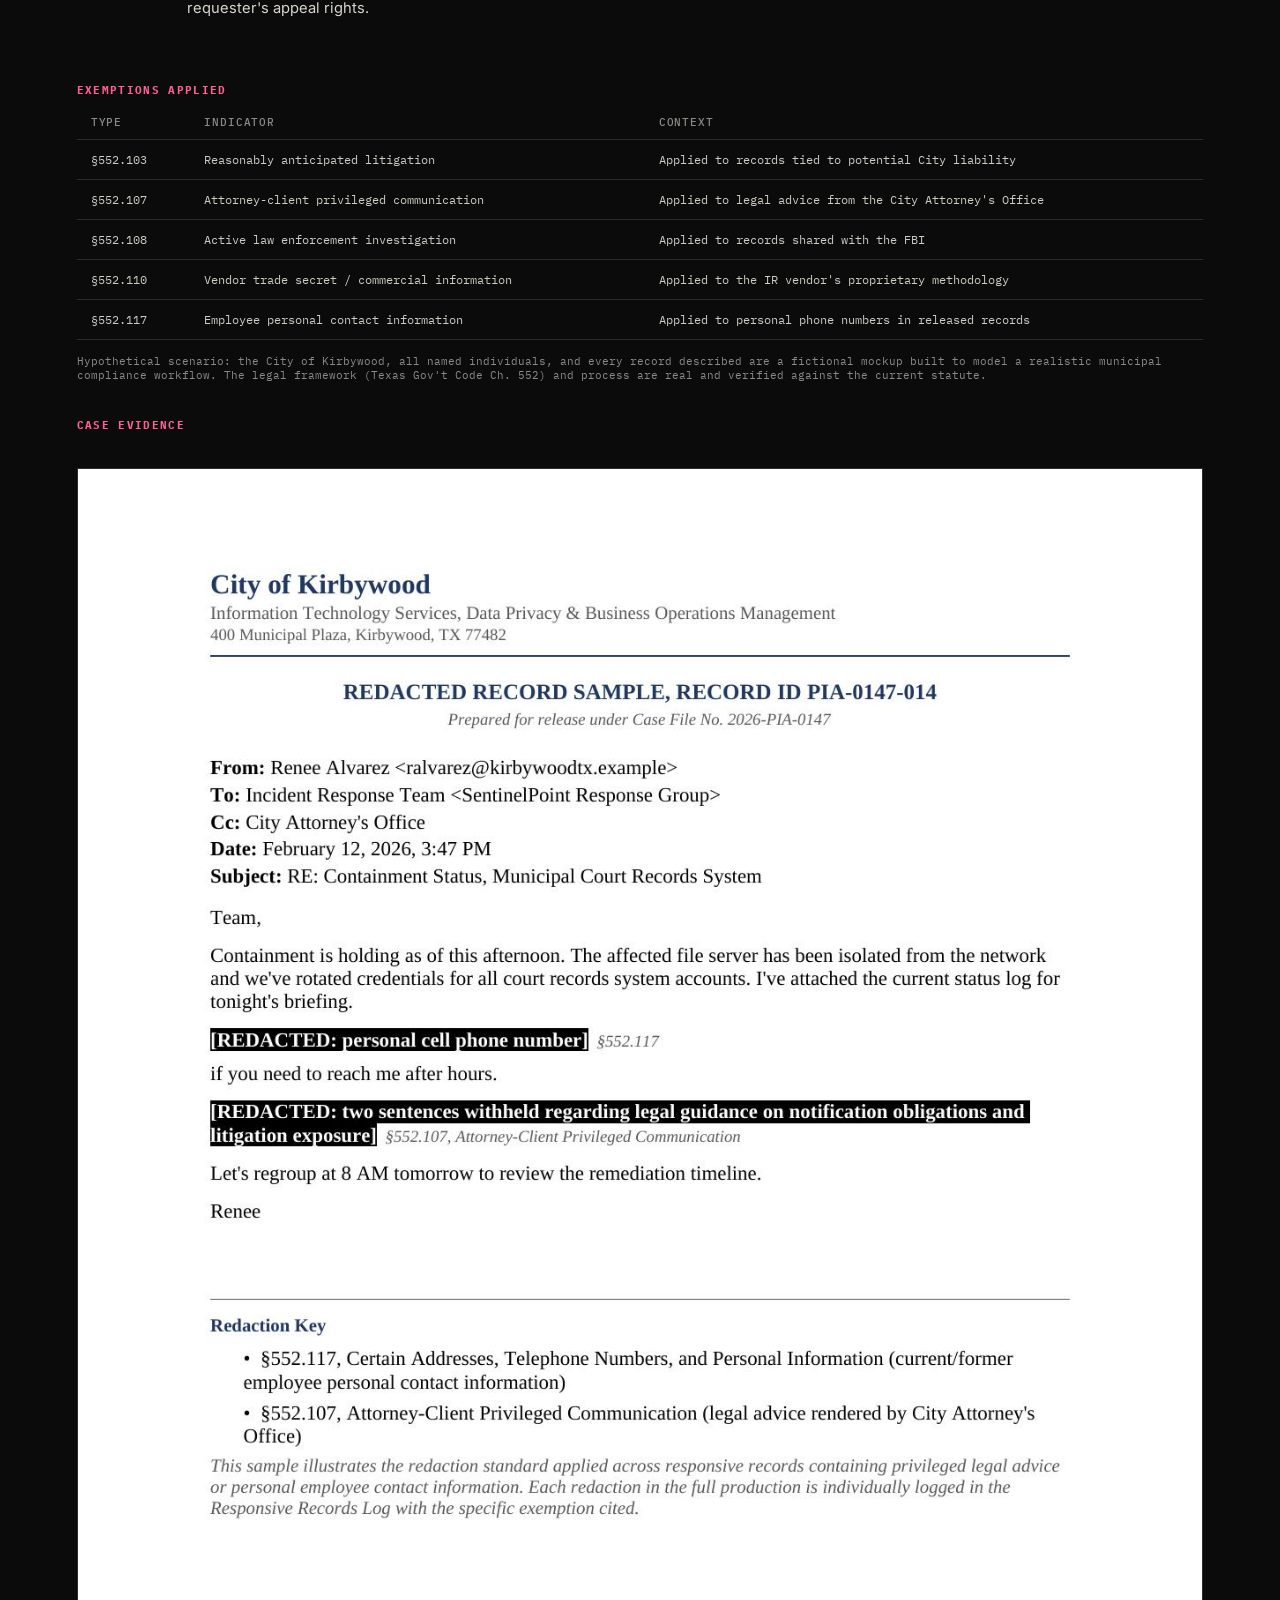
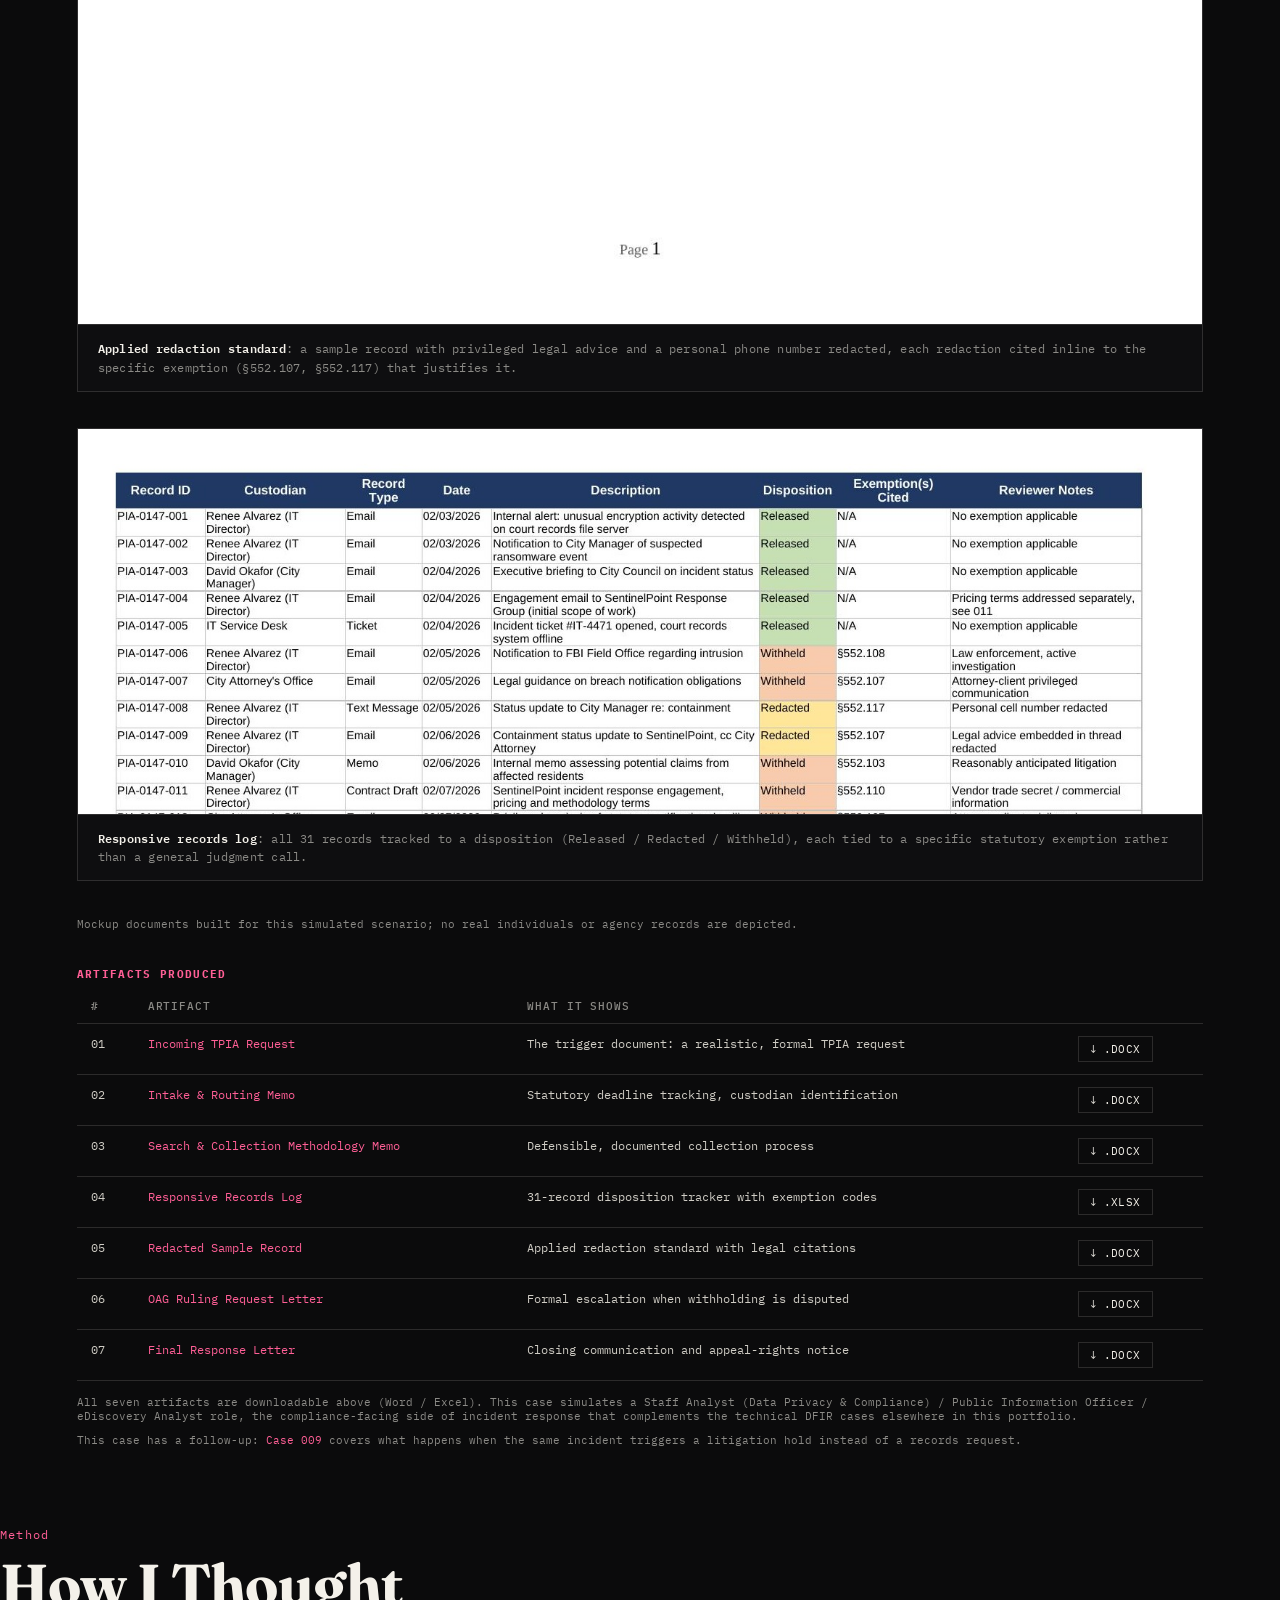
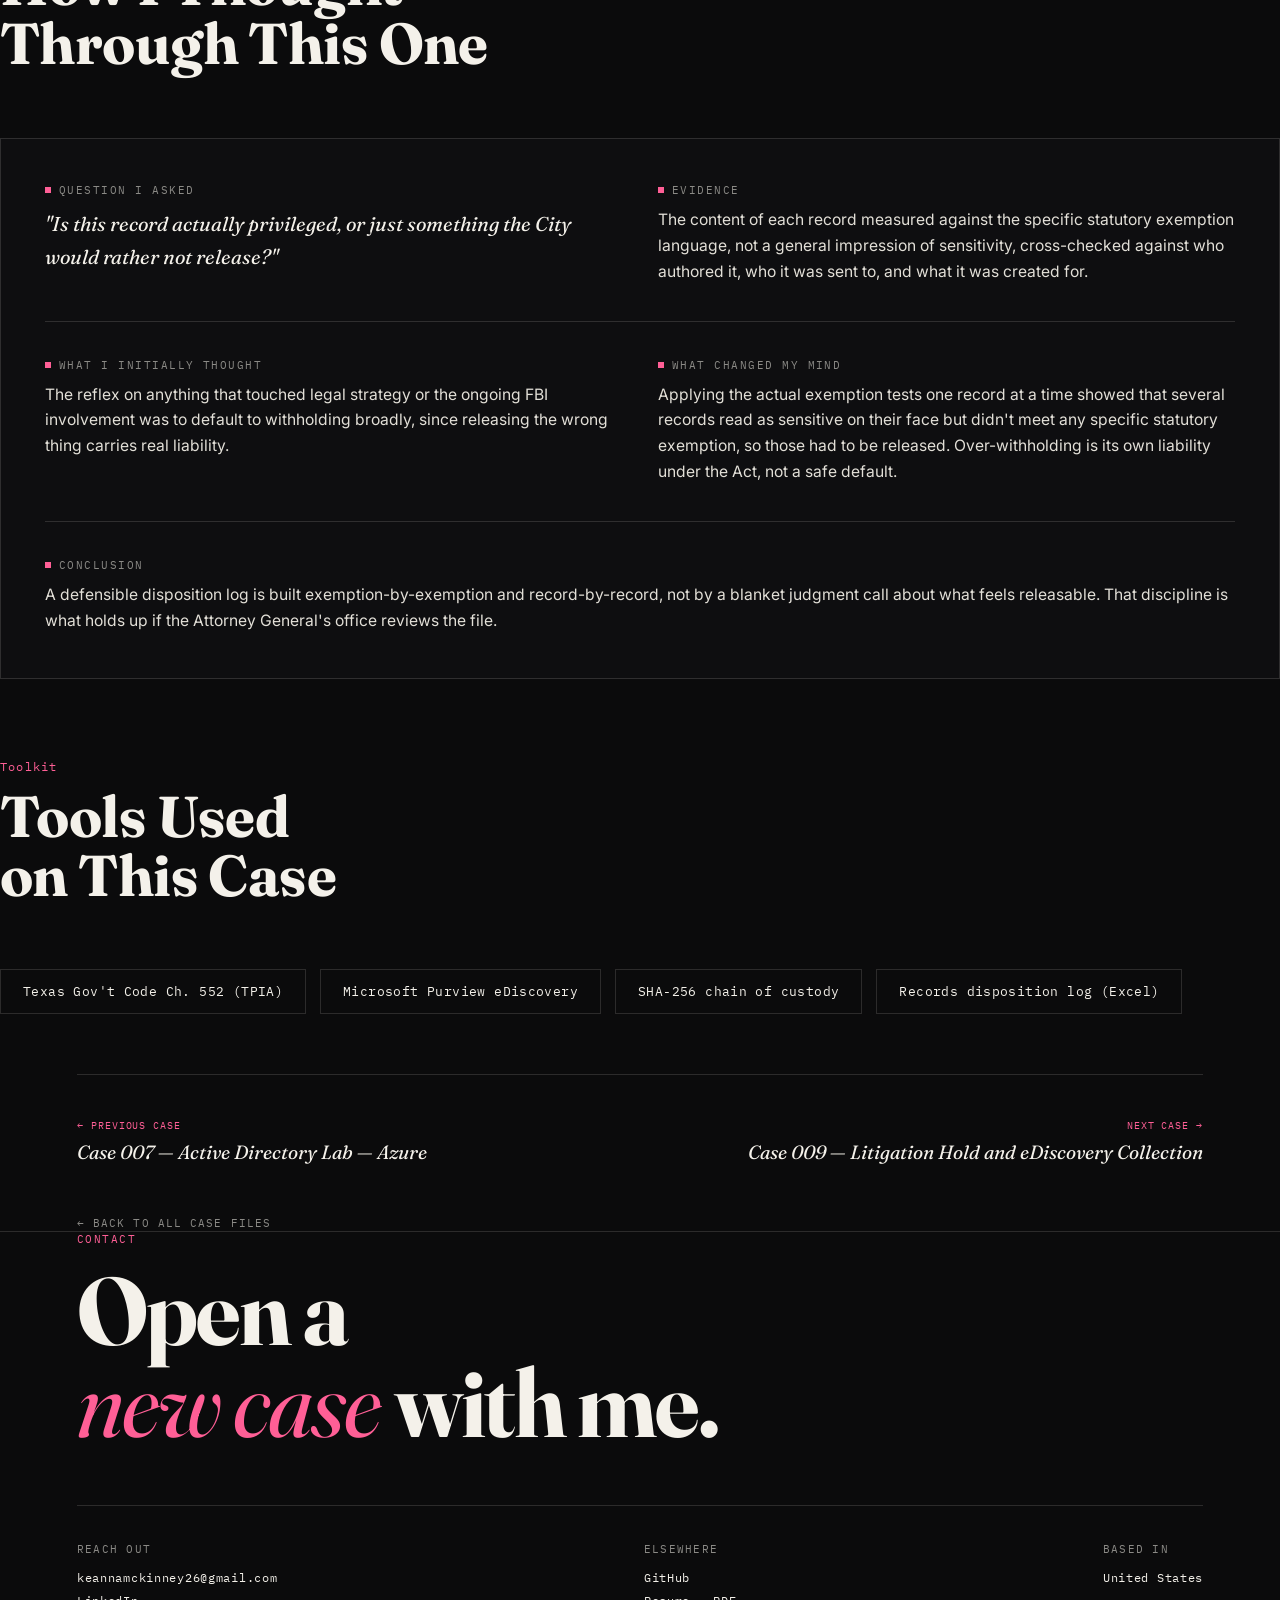
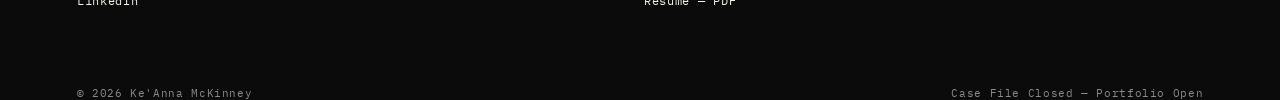
<file: case-008.html>
<!DOCTYPE html>
<html lang="en">
<head>
<meta charset="UTF-8">
<meta name="viewport" content="width=device-width, initial-scale=1.0">
<title>Public Records Response to a Cybersecurity Incident — Ke'Anna McKinney</title>
<link rel="preconnect" href="https://fonts.googleapis.com">
<link rel="preconnect" href="https://fonts.gstatic.com" crossorigin>
<link href="https://fonts.googleapis.com/css2?family=Fraunces:ital,opsz,wght@0,9..144,300;0,9..144,400;0,9..144,600;0,9..144,700;0,9..144,900;1,9..144,400;1,9..144,500&family=IBM+Plex+Mono:wght@400;500;600&family=Inter:wght@300;400;500;600;700&display=swap" rel="stylesheet">
<link rel="stylesheet" href="styles.css">
</head>
<body>

<header class="nav">
  <div class="nav-mark"><span class="dot"></span>KM // DFIR</div>
  <nav class="links">
    <a href="index.html#cases">Case Files</a>
    <a href="index.html#think">How I Think</a>
    <a href="index.html#tools">Tools</a>
    <a href="index.html#about">About</a>
    <a href="index.html#contact">Contact</a>
  </nav>
  <button class="nav-toggle" aria-label="Toggle menu" aria-expanded="false">Menu</button>
</header>

<div class="wrap">
  <div class="breadcrumb reveal">
    <a href="index.html">Portfolio</a><span class="sep">/</span><a href="index.html#cases">Case Files</a><span class="sep">/</span><span class="current">Case 008</span>
  </div>

  <div class="case-page-hero reveal">
    <div class="feat-eyebrow">Case 008 · Closed</div>
    <h1 class="feat-title">Public Records Response to a Cybersecurity Incident</h1>
    <div class="feat-meta">Legal & Compliance<br>Texas Public Information Act<br>eDiscovery</div>
    <div class="case-tags"><span>TPIA / Ch. 552</span><span>eDiscovery</span><span>Redaction</span><span>Chain of Custody</span></div>
  </div>

  <div class="case-body">
    <div class="feat-cols reveal">
      <div class="feat-block">
        <h4>The Incident</h4>
        <p>A ransomware incident affected a municipal court records system. A week later, a local reporter filed a formal Texas Public Information Act (TPIA) request for every email, text message, and memo the IT Director and City Manager exchanged about the incident, including all communications with the incident-response vendor and law enforcement.</p>
        <h4>The Mission</h4>
        <p>Log and route the request, identify the right custodians, coordinate exemption review with the City Attorney's Office, prepare the formal escalation to the Texas Attorney General for any disputed withholdings, and respond to the requester, all inside the statutory deadline.</p>
        <h4>Before I Started</h4>
        <p>What actually has to be searched, and by whom? Which of these records are genuinely exempt under Chapter 552 versus just uncomfortable to release? And what happens procedurally when the City and the requester disagree about that?</p>
      </div>
      <div class="feat-block">
        <h4>Finding: Investigator's Reasoning</h4>
        <p>The instinct on a record like privileged legal correspondence is to withhold it outright because it feels sensitive. The statute doesn't work that way. Each of the 31 responsive records had to be tested against a specific exemption (attorney-client privilege, active law enforcement investigation, vendor trade secret, and so on), not a general sense of discomfort. That distinction is what separates a defensible disposition log from one that collapses under an Attorney General review.</p>
      </div>
    </div>

    <h4 style="font-family:var(--mono);font-size:11px;color:var(--pink);letter-spacing:.12em;text-transform:uppercase;margin-top:12px;" class="reveal">Investigation Timeline</h4>
    <div class="timeline reveal">
      <div class="tl-row"><span class="tl-time">Step 1</span><div class="tl-line"><span class="tl-dot"></span></div><span class="tl-text"><b>Intake</b>: request logged as a case file; the Gov't Code §552.301 clock starts on the date of <i>receipt</i>, not assignment.</span></div>
      <div class="tl-row"><span class="tl-time">Step 2</span><div class="tl-line"><span class="tl-dot"></span></div><span class="tl-text"><b>Custodian identification</b>: four custodians identified: the IT Director, the City Manager, the City Attorney's Office, and the IT Service Desk ticketing system.</span></div>
      <div class="tl-row"><span class="tl-time">Step 3</span><div class="tl-line"><span class="tl-dot"></span></div><span class="tl-text"><b>Search &amp; collection</b>: Microsoft 365 / Purview eDiscovery content search across mailboxes, an MDM export for text messages, and ticketing system records; every export SHA-256 hashed at collection.</span></div>
      <div class="tl-row"><span class="tl-time">Step 4</span><div class="tl-line"><span class="tl-dot"></span></div><span class="tl-text"><b>Exemption review</b>: 31 responsive records reviewed individually and logged with a disposition: Released, Redacted, or Withheld, each tied to a specific statutory exemption.</span></div>
      <div class="tl-row"><span class="tl-time">Step 5</span><div class="tl-line"><span class="tl-dot"></span></div><span class="tl-text"><b>Redaction</b>: sample record produced showing privileged legal advice and a personal phone number redacted, each citation logged inline.</span></div>
      <div class="tl-row"><span class="tl-time">Step 6</span><div class="tl-line"><span class="tl-dot"></span></div><span class="tl-text"><b>Escalation to the Attorney General</b>: nine disputed records submitted to the Texas AG's Open Records Division for a ruling under §552.301, with the requester notified simultaneously as the statute requires.</span></div>
      <div class="tl-row"><span class="tl-time">Step 7</span><div class="tl-line"><span class="tl-dot"></span></div><span class="tl-text"><b>Response to requester</b>: final letter itemizing exactly what was released, what was redacted and why, what remains pending a ruling, and the requester's appeal rights.</span></div>
    </div>

    <h4 style="font-family:var(--mono);font-size:11px;color:var(--pink);letter-spacing:.12em;text-transform:uppercase;margin-top:36px;" class="reveal">Exemptions Applied</h4>
    <table class="ioc-table reveal">
    <tr><th>Type</th><th>Indicator</th><th>Context</th></tr>
    <tr><td>§552.103</td><td>Reasonably anticipated litigation</td><td>Applied to records tied to potential City liability</td></tr>
    <tr><td>§552.107</td><td>Attorney-client privileged communication</td><td>Applied to legal advice from the City Attorney's Office</td></tr>
    <tr><td>§552.108</td><td>Active law enforcement investigation</td><td>Applied to records shared with the FBI</td></tr>
    <tr><td>§552.110</td><td>Vendor trade secret / commercial information</td><td>Applied to the IR vendor's proprietary methodology</td></tr>
    <tr><td>§552.117</td><td>Employee personal contact information</td><td>Applied to personal phone numbers in released records</td></tr>
    </table>
    <p style="font-family:var(--mono);font-size:11px;color:var(--gray);margin-top:14px;">Hypothetical scenario: the City of Kirbywood, all named individuals, and every record described are a fictional mockup built to model a realistic municipal compliance workflow. The legal framework (Texas Gov't Code Ch. 552) and process are real and verified against the current statute.</p>
    
    <h4 style="font-family:var(--mono);font-size:11px;color:var(--pink);letter-spacing:.12em;text-transform:uppercase;margin-top:36px;" class="reveal">Case Evidence</h4>
    <div class="shot reveal">
      <img src="assets/case-008/redacted-sample-record.jpg" alt="Redacted sample record showing applied redactions with statutory citations" loading="lazy">
      <div class="shot-caption"><b>Applied redaction standard</b>: a sample record with privileged legal advice and a personal phone number redacted, each redaction cited inline to the specific exemption (§552.107, §552.117) that justifies it.</div>
    </div>
    <div class="shot reveal">
      <img src="assets/case-008/responsive-records-log.jpg" alt="Responsive Records Log showing 31 tracked records with color-coded disposition" loading="lazy">
      <div class="shot-caption"><b>Responsive records log</b>: all 31 records tracked to a disposition (Released / Redacted / Withheld), each tied to a specific statutory exemption rather than a general judgment call.</div>
    </div>
    <p style="font-family:var(--mono);font-size:11px;color:var(--gray);margin-top:14px;">Mockup documents built for this simulated scenario; no real individuals or agency records are depicted.</p>

    
    <h4 style="font-family:var(--mono);font-size:11px;color:var(--pink);letter-spacing:.12em;text-transform:uppercase;margin-top:36px;" class="reveal">Artifacts Produced</h4>
    <table class="artifact-table reveal">
      <tr><th>#</th><th>Artifact</th><th>What It Shows</th><th></th></tr>
      <tr><td>01</td><td class="key">Incoming TPIA Request</td><td>The trigger document: a realistic, formal TPIA request</td><td><a class="dl" href="assets/case-008/documents/01_Incoming_TPIA_Request.docx" target="_blank" rel="noopener">.docx</a></td></tr>
      <tr><td>02</td><td class="key">Intake &amp; Routing Memo</td><td>Statutory deadline tracking, custodian identification</td><td><a class="dl" href="assets/case-008/documents/02_Intake_Routing_Memo.docx" target="_blank" rel="noopener">.docx</a></td></tr>
      <tr><td>03</td><td class="key">Search &amp; Collection Methodology Memo</td><td>Defensible, documented collection process</td><td><a class="dl" href="assets/case-008/documents/03_Search_Collection_Methodology_Memo.docx" target="_blank" rel="noopener">.docx</a></td></tr>
      <tr><td>04</td><td class="key">Responsive Records Log</td><td>31-record disposition tracker with exemption codes</td><td><a class="dl" href="assets/case-008/documents/04_Responsive_Records_Log.xlsx" target="_blank" rel="noopener">.xlsx</a></td></tr>
      <tr><td>05</td><td class="key">Redacted Sample Record</td><td>Applied redaction standard with legal citations</td><td><a class="dl" href="assets/case-008/documents/05_Redacted_Sample_Record.docx" target="_blank" rel="noopener">.docx</a></td></tr>
      <tr><td>06</td><td class="key">OAG Ruling Request Letter</td><td>Formal escalation when withholding is disputed</td><td><a class="dl" href="assets/case-008/documents/06_OAG_Ruling_Request_Letter.docx" target="_blank" rel="noopener">.docx</a></td></tr>
      <tr><td>07</td><td class="key">Final Response Letter</td><td>Closing communication and appeal-rights notice</td><td><a class="dl" href="assets/case-008/documents/07_Final_Response_Letter.docx" target="_blank" rel="noopener">.docx</a></td></tr>
    </table>
    <p style="font-family:var(--mono);font-size:11px;color:var(--gray);margin-top:14px;">All seven artifacts are downloadable above (Word / Excel). This case simulates a Staff Analyst (Data Privacy &amp; Compliance) / Public Information Officer / eDiscovery Analyst role, the compliance-facing side of incident response that complements the technical DFIR cases elsewhere in this portfolio.</p>
    <p style="font-family:var(--mono);font-size:11px;color:var(--gray);margin-top:10px;">This case has a follow-up: <a href="case-009.html" style="color:var(--pink);">Case 009</a> covers what happens when the same incident triggers a litigation hold instead of a records request.</p>

  </div>
</div>

<!-- HOW I THINK (per-case) -->
<div class="wrap" style="padding:80px 0 0;">
  <div class="section-head reveal">
    <div>
      <span class="section-num">Method</span>
      <h2 class="section-title">How I Thought<br>Through This One</h2>
    </div>
  </div>
  <div class="reasoning-card reveal">
    <div class="reasoning-grid">
      <div>
        <div class="r-label">Question I Asked</div>
        <p class="r-text quote">"Is this record actually privileged, or just something the City would rather not release?"</p>
      </div>
      <div>
        <div class="r-label">Evidence</div>
        <p class="r-text">The content of each record measured against the specific statutory exemption language, not a general impression of sensitivity, cross-checked against who authored it, who it was sent to, and what it was created for.</p>
      </div>
      <div class="r-divider"></div>
      <div>
        <div class="r-label">What I Initially Thought</div>
        <p class="r-text">The reflex on anything that touched legal strategy or the ongoing FBI involvement was to default to withholding broadly, since releasing the wrong thing carries real liability.</p>
      </div>
      <div>
        <div class="r-label">What Changed My Mind</div>
        <p class="r-text">Applying the actual exemption tests one record at a time showed that several records read as sensitive on their face but didn't meet any specific statutory exemption, so those had to be released. Over-withholding is its own liability under the Act, not a safe default.</p>
      </div>
      <div class="r-divider"></div>
      <div style="grid-column:1/-1;">
        <div class="r-label">Conclusion</div>
        <p class="r-text">A defensible disposition log is built exemption-by-exemption and record-by-record, not by a blanket judgment call about what feels releasable. That discipline is what holds up if the Attorney General's office reviews the file.</p>
      </div>
    </div>
  </div>
</div>

<!-- TOOLS USED -->
<div class="wrap" style="padding:80px 0 40px;">
  <div class="section-head reveal">
    <div>
      <span class="section-num">Toolkit</span>
      <h2 class="section-title">Tools Used<br>on This Case</h2>
    </div>
  </div>
  <div class="tool-grid reveal"><span class="tool-pill">Texas Gov't Code Ch. 552 (TPIA)</span><span class="tool-pill">Microsoft Purview eDiscovery</span><span class="tool-pill">SHA-256 chain of custody</span><span class="tool-pill">Records disposition log (Excel)</span></div>
</div>

<div class="wrap">
  <div class="case-nav-footer reveal">
    <a class="case-nav-link prev" href="case-007.html">
      <span class="dir">← Previous Case</span>
      <span class="title">Case 007 — Active Directory Lab — Azure</span>
    </a>
    <a class="case-nav-link next" href="case-009.html">
      <span class="dir">Next Case →</span>
      <span class="title">Case 009 — Litigation Hold and eDiscovery Collection</span>
    </a>
  </div>
  <a class="back-index" href="index.html#cases">← Back to all case files</a>
</div>

<!-- CONTACT / FOOTER -->
<footer id="contact" class="wrap">
  <div class="reveal">
    <div class="feat-eyebrow" style="margin-bottom:18px;">Contact</div>
    <div class="foot-cta">Open a<br><em>new case</em> with me.</div>
  </div>
  <div class="foot-grid reveal">
    <div class="foot-col">
      <div class="label">Reach Out</div>
      <a href="mailto:keannamckinney26@gmail.com">keannamckinney26@gmail.com</a>
      <a href="https://www.linkedin.com/in/ke-anna-mckinney-66580b342" target="_blank" rel="noopener">LinkedIn</a>
    </div>
    <div class="foot-col">
      <div class="label">Elsewhere</div>
      <a href="#">GitHub</a>
      <a href="assets/resume/keanna-mckinney-resume.pdf" target="_blank" rel="noopener">Resume — PDF</a>
    </div>
    <div class="foot-col">
      <div class="label">Based In</div>
      <a href="#" style="pointer-events:none;">United States</a>
    </div>
  </div>
  <div class="foot-bottom">
    <span>© 2026 Ke'Anna McKinney</span>
    <span>Case File Closed — Portfolio Open</span>
  </div>
</footer>

<script src="script.js"></script>

</body>
</html>
</file>
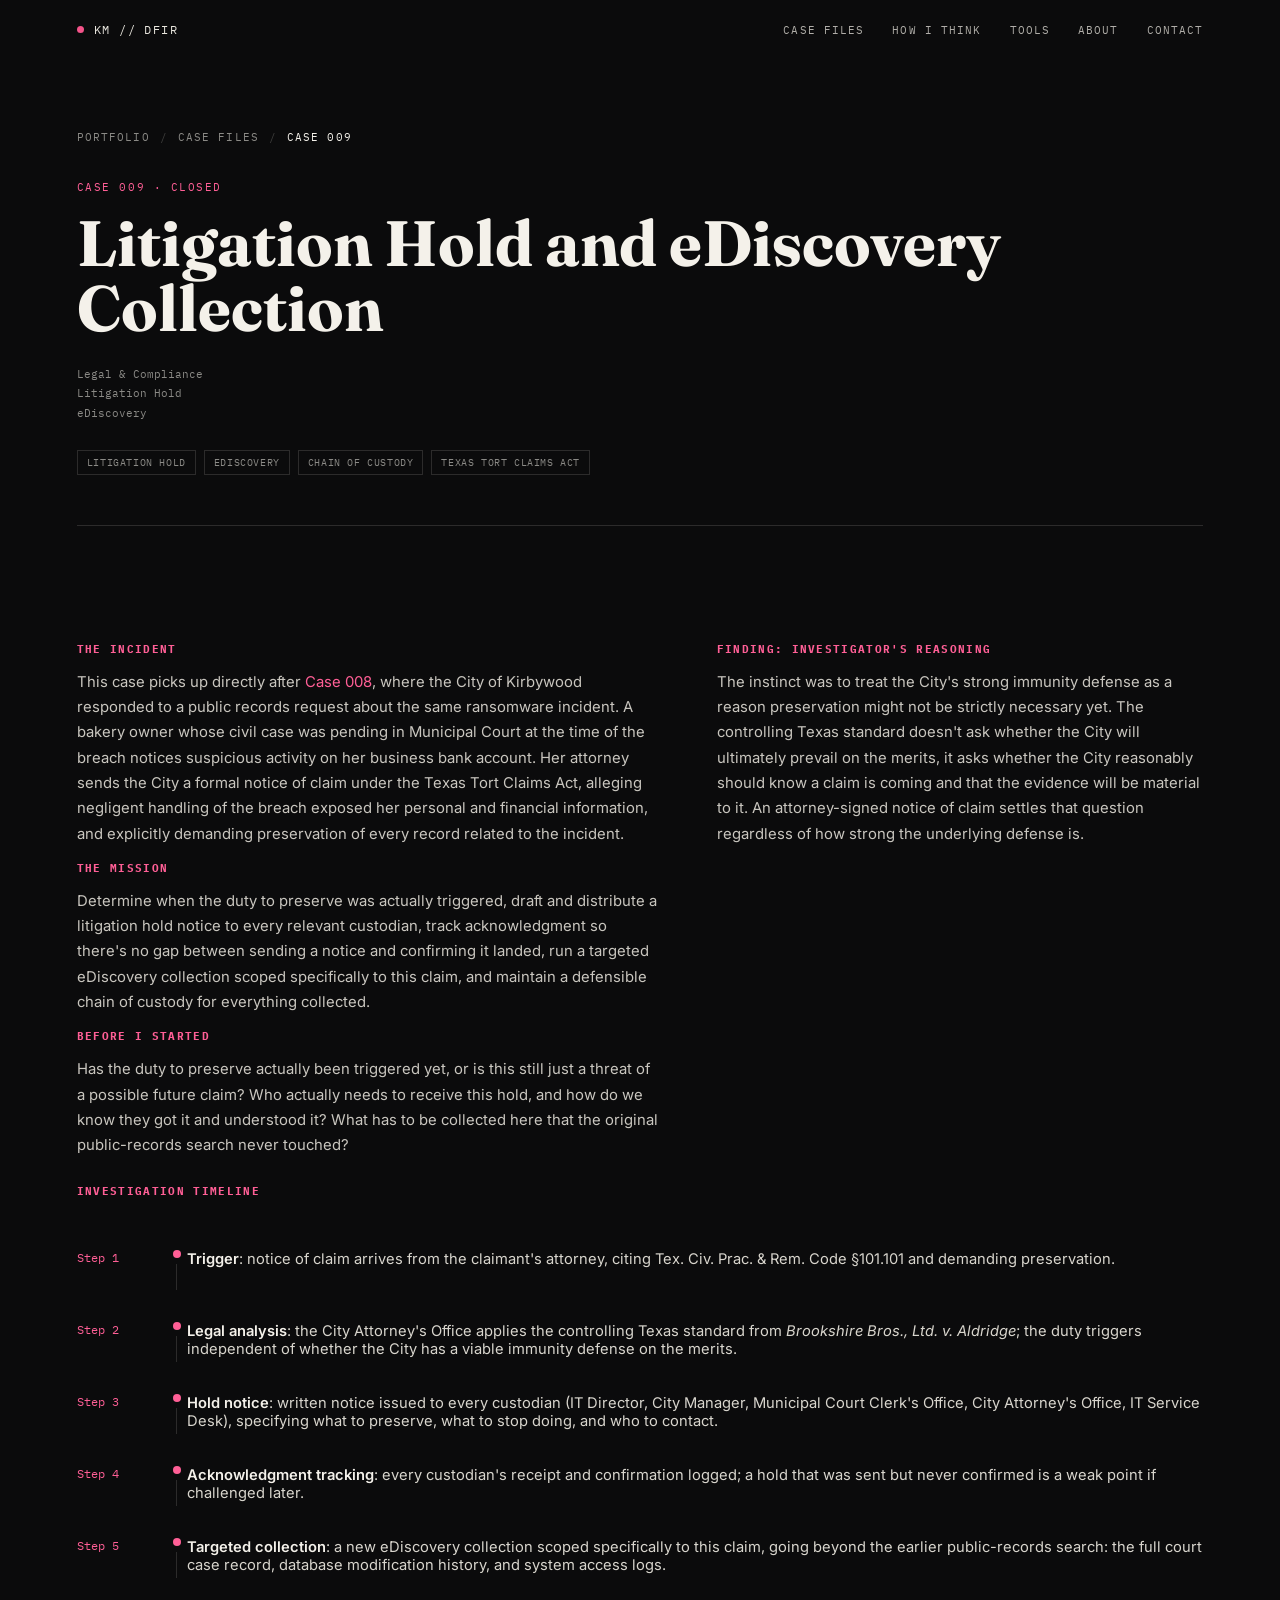
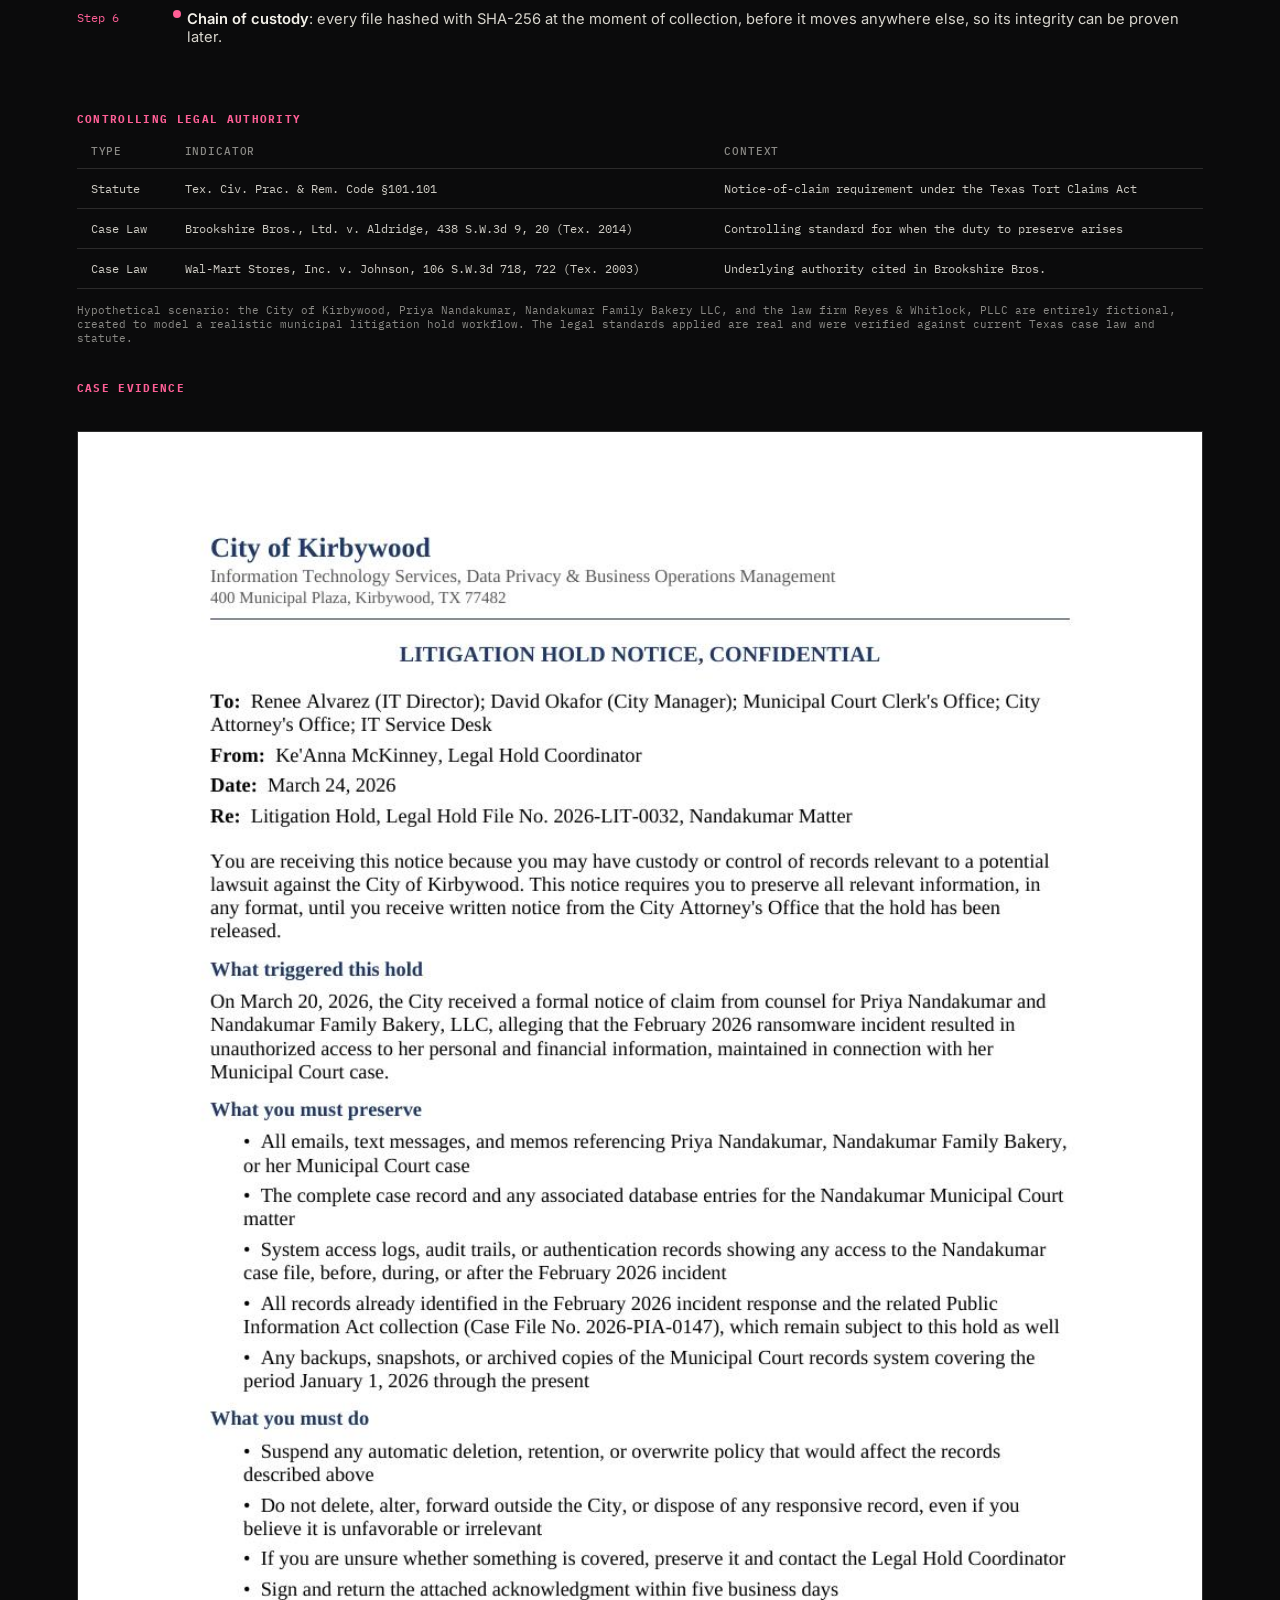
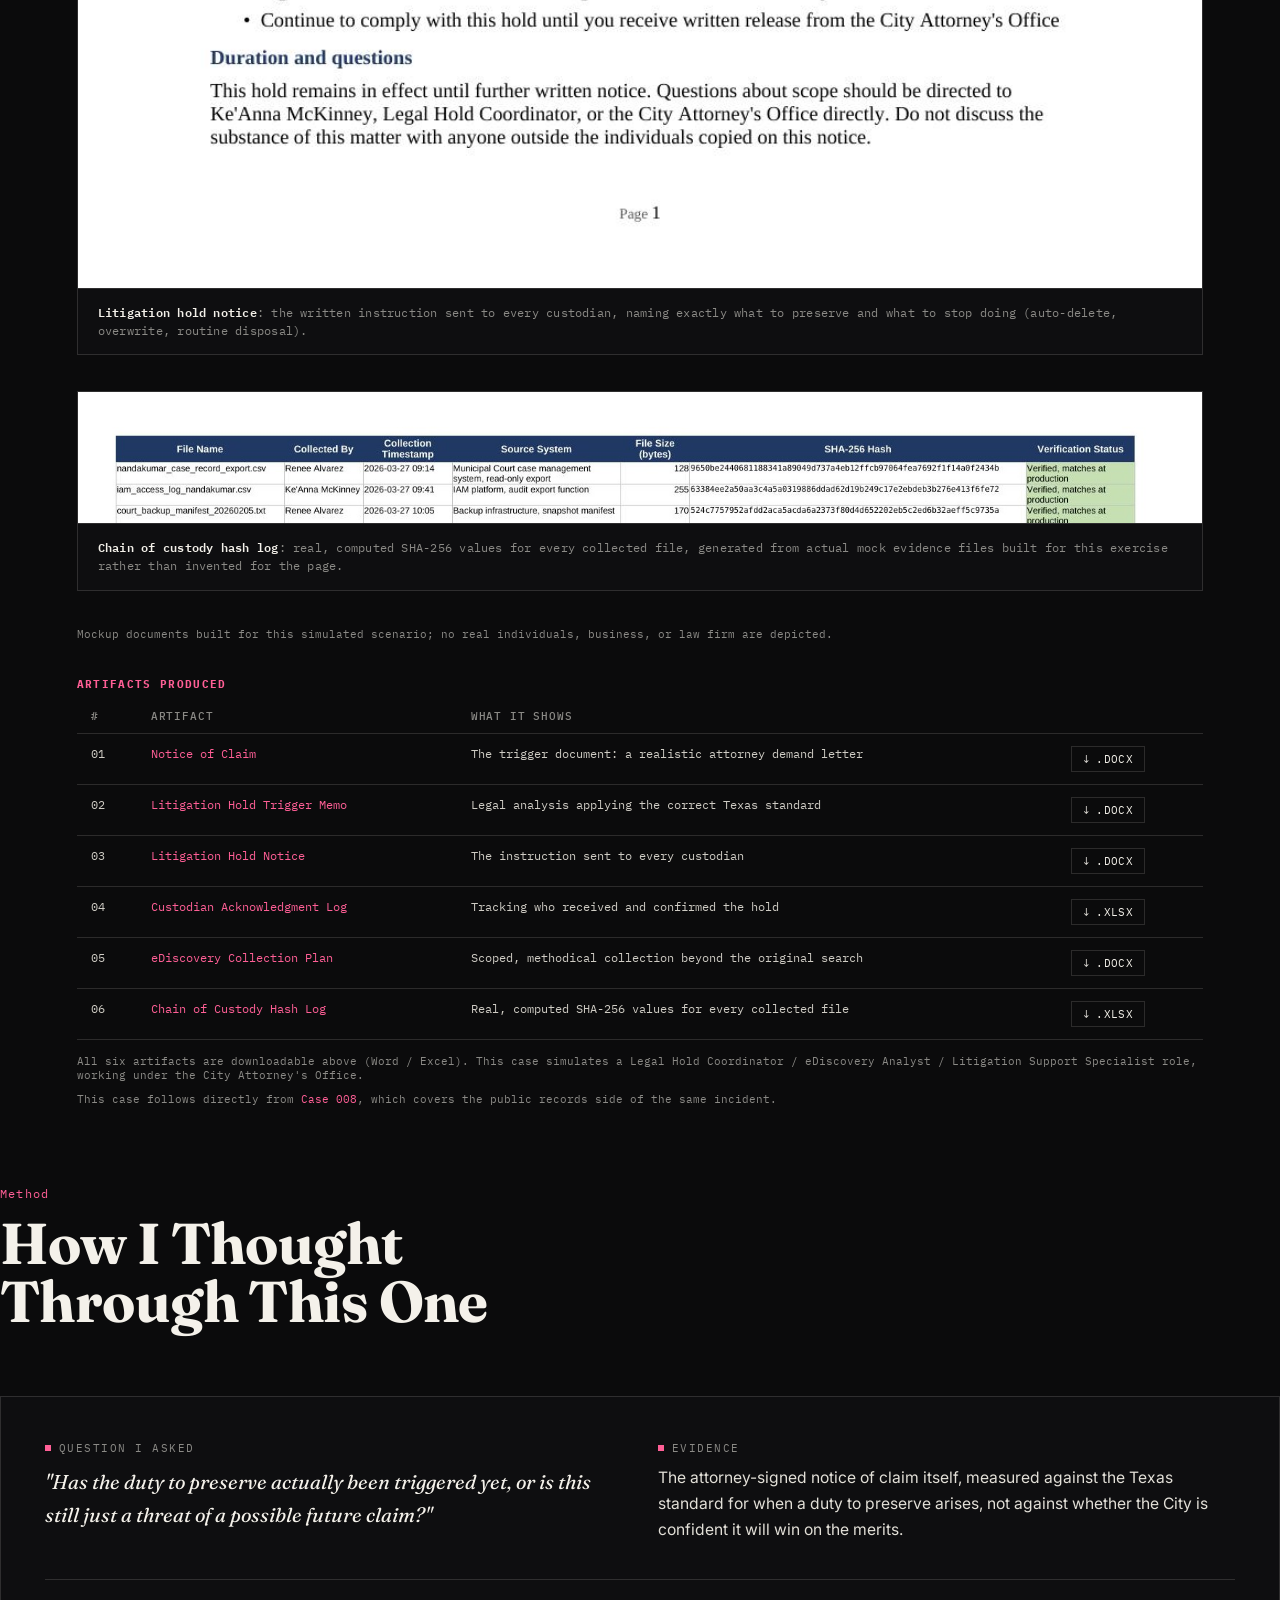
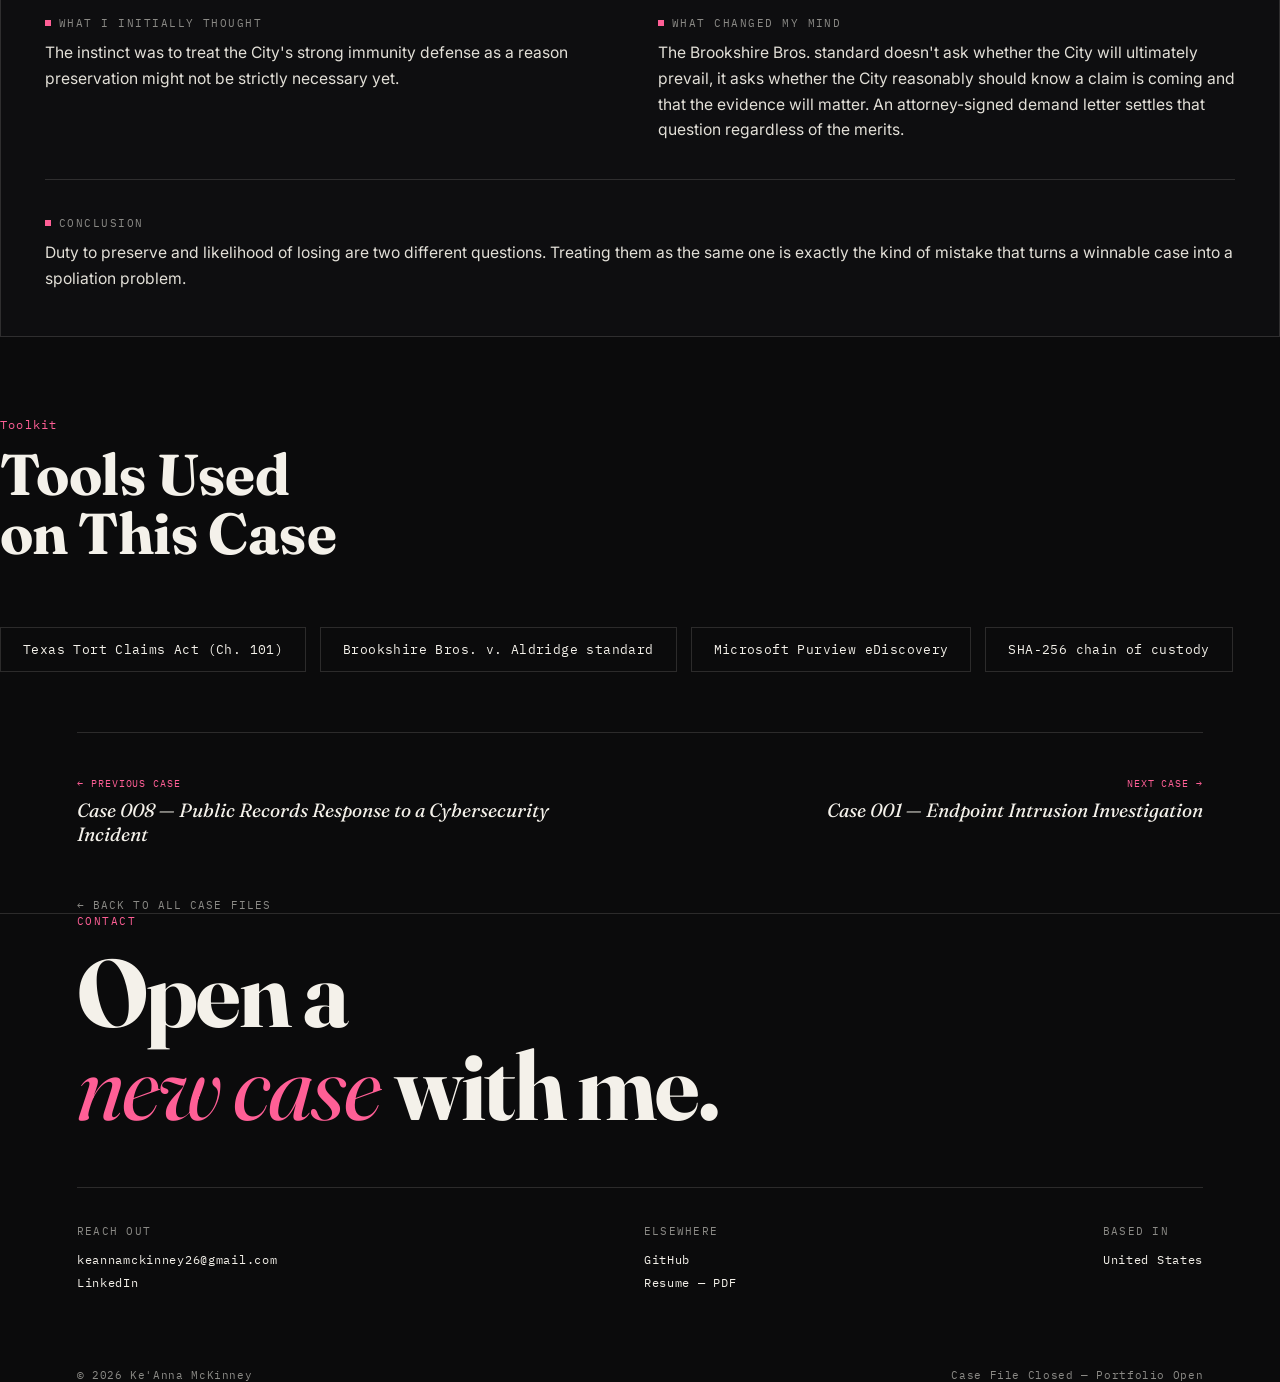
<file: case-009.html>
<!DOCTYPE html>
<html lang="en">
<head>
<meta charset="UTF-8">
<meta name="viewport" content="width=device-width, initial-scale=1.0">
<title>Litigation Hold and eDiscovery Collection — Ke'Anna McKinney</title>
<link rel="preconnect" href="https://fonts.googleapis.com">
<link rel="preconnect" href="https://fonts.gstatic.com" crossorigin>
<link href="https://fonts.googleapis.com/css2?family=Fraunces:ital,opsz,wght@0,9..144,300;0,9..144,400;0,9..144,600;0,9..144,700;0,9..144,900;1,9..144,400;1,9..144,500&family=IBM+Plex+Mono:wght@400;500;600&family=Inter:wght@300;400;500;600;700&display=swap" rel="stylesheet">
<link rel="stylesheet" href="styles.css">
</head>
<body>

<header class="nav">
  <div class="nav-mark"><span class="dot"></span>KM // DFIR</div>
  <nav class="links">
    <a href="index.html#cases">Case Files</a>
    <a href="index.html#think">How I Think</a>
    <a href="index.html#tools">Tools</a>
    <a href="index.html#about">About</a>
    <a href="index.html#contact">Contact</a>
  </nav>
  <button class="nav-toggle" aria-label="Toggle menu" aria-expanded="false">Menu</button>
</header>

<div class="wrap">
  <div class="breadcrumb reveal">
    <a href="index.html">Portfolio</a><span class="sep">/</span><a href="index.html#cases">Case Files</a><span class="sep">/</span><span class="current">Case 009</span>
  </div>

  <div class="case-page-hero reveal">
    <div class="feat-eyebrow">Case 009 · Closed</div>
    <h1 class="feat-title">Litigation Hold and eDiscovery Collection</h1>
    <div class="feat-meta">Legal & Compliance<br>Litigation Hold<br>eDiscovery</div>
    <div class="case-tags"><span>Litigation Hold</span><span>eDiscovery</span><span>Chain of Custody</span><span>Texas Tort Claims Act</span></div>
  </div>

  <div class="case-body">
    <div class="feat-cols reveal">
      <div class="feat-block">
        <h4>The Incident</h4>
        <p>This case picks up directly after <a href="case-008.html" style="color:var(--pink);">Case 008</a>, where the City of Kirbywood responded to a public records request about the same ransomware incident. A bakery owner whose civil case was pending in Municipal Court at the time of the breach notices suspicious activity on her business bank account. Her attorney sends the City a formal notice of claim under the Texas Tort Claims Act, alleging negligent handling of the breach exposed her personal and financial information, and explicitly demanding preservation of every record related to the incident.</p>
        <h4>The Mission</h4>
        <p>Determine when the duty to preserve was actually triggered, draft and distribute a litigation hold notice to every relevant custodian, track acknowledgment so there's no gap between sending a notice and confirming it landed, run a targeted eDiscovery collection scoped specifically to this claim, and maintain a defensible chain of custody for everything collected.</p>
        <h4>Before I Started</h4>
        <p>Has the duty to preserve actually been triggered yet, or is this still just a threat of a possible future claim? Who actually needs to receive this hold, and how do we know they got it and understood it? What has to be collected here that the original public-records search never touched?</p>
      </div>
      <div class="feat-block">
        <h4>Finding: Investigator's Reasoning</h4>
        <p>The instinct was to treat the City's strong immunity defense as a reason preservation might not be strictly necessary yet. The controlling Texas standard doesn't ask whether the City will ultimately prevail on the merits, it asks whether the City reasonably should know a claim is coming and that the evidence will be material to it. An attorney-signed notice of claim settles that question regardless of how strong the underlying defense is.</p>
      </div>
    </div>

    <h4 style="font-family:var(--mono);font-size:11px;color:var(--pink);letter-spacing:.12em;text-transform:uppercase;margin-top:12px;" class="reveal">Investigation Timeline</h4>
    <div class="timeline reveal">
      <div class="tl-row"><span class="tl-time">Step 1</span><div class="tl-line"><span class="tl-dot"></span></div><span class="tl-text"><b>Trigger</b>: notice of claim arrives from the claimant's attorney, citing Tex. Civ. Prac. &amp; Rem. Code §101.101 and demanding preservation.</span></div>
      <div class="tl-row"><span class="tl-time">Step 2</span><div class="tl-line"><span class="tl-dot"></span></div><span class="tl-text"><b>Legal analysis</b>: the City Attorney's Office applies the controlling Texas standard from <i>Brookshire Bros., Ltd. v. Aldridge</i>; the duty triggers independent of whether the City has a viable immunity defense on the merits.</span></div>
      <div class="tl-row"><span class="tl-time">Step 3</span><div class="tl-line"><span class="tl-dot"></span></div><span class="tl-text"><b>Hold notice</b>: written notice issued to every custodian (IT Director, City Manager, Municipal Court Clerk's Office, City Attorney's Office, IT Service Desk), specifying what to preserve, what to stop doing, and who to contact.</span></div>
      <div class="tl-row"><span class="tl-time">Step 4</span><div class="tl-line"><span class="tl-dot"></span></div><span class="tl-text"><b>Acknowledgment tracking</b>: every custodian's receipt and confirmation logged; a hold that was sent but never confirmed is a weak point if challenged later.</span></div>
      <div class="tl-row"><span class="tl-time">Step 5</span><div class="tl-line"><span class="tl-dot"></span></div><span class="tl-text"><b>Targeted collection</b>: a new eDiscovery collection scoped specifically to this claim, going beyond the earlier public-records search: the full court case record, database modification history, and system access logs.</span></div>
      <div class="tl-row"><span class="tl-time">Step 6</span><div class="tl-line"><span class="tl-dot"></span></div><span class="tl-text"><b>Chain of custody</b>: every file hashed with SHA-256 at the moment of collection, before it moves anywhere else, so its integrity can be proven later.</span></div>
    </div>

    <h4 style="font-family:var(--mono);font-size:11px;color:var(--pink);letter-spacing:.12em;text-transform:uppercase;margin-top:36px;" class="reveal">Controlling Legal Authority</h4>
    <table class="ioc-table reveal">
    <tr><th>Type</th><th>Indicator</th><th>Context</th></tr>
    <tr><td>Statute</td><td>Tex. Civ. Prac. &amp; Rem. Code §101.101</td><td>Notice-of-claim requirement under the Texas Tort Claims Act</td></tr>
    <tr><td>Case Law</td><td>Brookshire Bros., Ltd. v. Aldridge, 438 S.W.3d 9, 20 (Tex. 2014)</td><td>Controlling standard for when the duty to preserve arises</td></tr>
    <tr><td>Case Law</td><td>Wal-Mart Stores, Inc. v. Johnson, 106 S.W.3d 718, 722 (Tex. 2003)</td><td>Underlying authority cited in Brookshire Bros.</td></tr>
    </table>
    <p style="font-family:var(--mono);font-size:11px;color:var(--gray);margin-top:14px;">Hypothetical scenario: the City of Kirbywood, Priya Nandakumar, Nandakumar Family Bakery LLC, and the law firm Reyes &amp; Whitlock, PLLC are entirely fictional, created to model a realistic municipal litigation hold workflow. The legal standards applied are real and were verified against current Texas case law and statute.</p>
    
    <h4 style="font-family:var(--mono);font-size:11px;color:var(--pink);letter-spacing:.12em;text-transform:uppercase;margin-top:36px;" class="reveal">Case Evidence</h4>
    <div class="shot reveal">
      <img src="assets/case-009/litigation-hold-notice.jpg" alt="Litigation hold notice sent to custodians naming what must be preserved" loading="lazy">
      <div class="shot-caption"><b>Litigation hold notice</b>: the written instruction sent to every custodian, naming exactly what to preserve and what to stop doing (auto-delete, overwrite, routine disposal).</div>
    </div>
    <div class="shot reveal">
      <img src="assets/case-009/chain-of-custody-hash-log.jpg" alt="Chain of custody hash log showing real computed SHA-256 values" loading="lazy">
      <div class="shot-caption"><b>Chain of custody hash log</b>: real, computed SHA-256 values for every collected file, generated from actual mock evidence files built for this exercise rather than invented for the page.</div>
    </div>
    <p style="font-family:var(--mono);font-size:11px;color:var(--gray);margin-top:14px;">Mockup documents built for this simulated scenario; no real individuals, business, or law firm are depicted.</p>

    
    <h4 style="font-family:var(--mono);font-size:11px;color:var(--pink);letter-spacing:.12em;text-transform:uppercase;margin-top:36px;" class="reveal">Artifacts Produced</h4>
    <table class="artifact-table reveal">
      <tr><th>#</th><th>Artifact</th><th>What It Shows</th><th></th></tr>
      <tr><td>01</td><td class="key">Notice of Claim</td><td>The trigger document: a realistic attorney demand letter</td><td><a class="dl" href="assets/case-009/documents/01_Notice_of_Claim.docx" target="_blank" rel="noopener">.docx</a></td></tr>
      <tr><td>02</td><td class="key">Litigation Hold Trigger Memo</td><td>Legal analysis applying the correct Texas standard</td><td><a class="dl" href="assets/case-009/documents/02_Litigation_Hold_Trigger_Memo.docx" target="_blank" rel="noopener">.docx</a></td></tr>
      <tr><td>03</td><td class="key">Litigation Hold Notice</td><td>The instruction sent to every custodian</td><td><a class="dl" href="assets/case-009/documents/03_Litigation_Hold_Notice.docx" target="_blank" rel="noopener">.docx</a></td></tr>
      <tr><td>04</td><td class="key">Custodian Acknowledgment Log</td><td>Tracking who received and confirmed the hold</td><td><a class="dl" href="assets/case-009/documents/04_Custodian_Acknowledgment_Log.xlsx" target="_blank" rel="noopener">.xlsx</a></td></tr>
      <tr><td>05</td><td class="key">eDiscovery Collection Plan</td><td>Scoped, methodical collection beyond the original search</td><td><a class="dl" href="assets/case-009/documents/05_eDiscovery_Collection_Plan.docx" target="_blank" rel="noopener">.docx</a></td></tr>
      <tr><td>06</td><td class="key">Chain of Custody Hash Log</td><td>Real, computed SHA-256 values for every collected file</td><td><a class="dl" href="assets/case-009/documents/06_Chain_of_Custody_Hash_Log.xlsx" target="_blank" rel="noopener">.xlsx</a></td></tr>
    </table>
    <p style="font-family:var(--mono);font-size:11px;color:var(--gray);margin-top:14px;">All six artifacts are downloadable above (Word / Excel). This case simulates a Legal Hold Coordinator / eDiscovery Analyst / Litigation Support Specialist role, working under the City Attorney's Office.</p>
    <p style="font-family:var(--mono);font-size:11px;color:var(--gray);margin-top:10px;">This case follows directly from <a href="case-008.html" style="color:var(--pink);">Case 008</a>, which covers the public records side of the same incident.</p>

  </div>
</div>

<!-- HOW I THINK (per-case) -->
<div class="wrap" style="padding:80px 0 0;">
  <div class="section-head reveal">
    <div>
      <span class="section-num">Method</span>
      <h2 class="section-title">How I Thought<br>Through This One</h2>
    </div>
  </div>
  <div class="reasoning-card reveal">
    <div class="reasoning-grid">
      <div>
        <div class="r-label">Question I Asked</div>
        <p class="r-text quote">"Has the duty to preserve actually been triggered yet, or is this still just a threat of a possible future claim?"</p>
      </div>
      <div>
        <div class="r-label">Evidence</div>
        <p class="r-text">The attorney-signed notice of claim itself, measured against the Texas standard for when a duty to preserve arises, not against whether the City is confident it will win on the merits.</p>
      </div>
      <div class="r-divider"></div>
      <div>
        <div class="r-label">What I Initially Thought</div>
        <p class="r-text">The instinct was to treat the City's strong immunity defense as a reason preservation might not be strictly necessary yet.</p>
      </div>
      <div>
        <div class="r-label">What Changed My Mind</div>
        <p class="r-text">The Brookshire Bros. standard doesn't ask whether the City will ultimately prevail, it asks whether the City reasonably should know a claim is coming and that the evidence will matter. An attorney-signed demand letter settles that question regardless of the merits.</p>
      </div>
      <div class="r-divider"></div>
      <div style="grid-column:1/-1;">
        <div class="r-label">Conclusion</div>
        <p class="r-text">Duty to preserve and likelihood of losing are two different questions. Treating them as the same one is exactly the kind of mistake that turns a winnable case into a spoliation problem.</p>
      </div>
    </div>
  </div>
</div>

<!-- TOOLS USED -->
<div class="wrap" style="padding:80px 0 40px;">
  <div class="section-head reveal">
    <div>
      <span class="section-num">Toolkit</span>
      <h2 class="section-title">Tools Used<br>on This Case</h2>
    </div>
  </div>
  <div class="tool-grid reveal"><span class="tool-pill">Texas Tort Claims Act (Ch. 101)</span><span class="tool-pill">Brookshire Bros. v. Aldridge standard</span><span class="tool-pill">Microsoft Purview eDiscovery</span><span class="tool-pill">SHA-256 chain of custody</span></div>
</div>

<div class="wrap">
  <div class="case-nav-footer reveal">
    <a class="case-nav-link prev" href="case-008.html">
      <span class="dir">← Previous Case</span>
      <span class="title">Case 008 — Public Records Response to a Cybersecurity Incident</span>
    </a>
    <a class="case-nav-link next" href="case-001.html">
      <span class="dir">Next Case →</span>
      <span class="title">Case 001 — Endpoint Intrusion Investigation</span>
    </a>
  </div>
  <a class="back-index" href="index.html#cases">← Back to all case files</a>
</div>

<!-- CONTACT / FOOTER -->
<footer id="contact" class="wrap">
  <div class="reveal">
    <div class="feat-eyebrow" style="margin-bottom:18px;">Contact</div>
    <div class="foot-cta">Open a<br><em>new case</em> with me.</div>
  </div>
  <div class="foot-grid reveal">
    <div class="foot-col">
      <div class="label">Reach Out</div>
      <a href="mailto:keannamckinney26@gmail.com">keannamckinney26@gmail.com</a>
      <a href="https://www.linkedin.com/in/ke-anna-mckinney-66580b342" target="_blank" rel="noopener">LinkedIn</a>
    </div>
    <div class="foot-col">
      <div class="label">Elsewhere</div>
      <a href="#">GitHub</a>
      <a href="assets/resume/keanna-mckinney-resume.pdf" target="_blank" rel="noopener">Resume — PDF</a>
    </div>
    <div class="foot-col">
      <div class="label">Based In</div>
      <a href="#" style="pointer-events:none;">United States</a>
    </div>
  </div>
  <div class="foot-bottom">
    <span>© 2026 Ke'Anna McKinney</span>
    <span>Case File Closed — Portfolio Open</span>
  </div>
</footer>

<script src="script.js"></script>

</body>
</html>
</file>
<file: styles.css>
:root{
    --ink:#0b0b0c;
    --paper:#f4f1ea;
    --pink:#ff5f96;
    --pink-dim:#c9527d;
    --rose-deep:#7a2340;
    --gray:#8b8a86;
    --gray-dark:#4a4947;
    --line: rgba(244,241,234,0.14);
    --line-dark: rgba(11,11,12,0.12);
    --mono: 'IBM Plex Mono', monospace;
    --serif: 'Fraunces', serif;
    --sans: 'Inter', sans-serif;
  }
  *{margin:0;padding:0;box-sizing:border-box;}
  html{scroll-behavior:smooth;}
  body{
    background:var(--ink);
    color:var(--paper);
    font-family:var(--sans);
    overflow-x:hidden;
    -webkit-font-smoothing:antialiased;
  }
  ::selection{background:var(--pink);color:var(--ink);}

  a{color:inherit;text-decoration:none;}

  .wrap{max-width:1280px;margin:0 auto;padding:0 6vw;}

  /* ---------- scroll reveal ---------- */
  .reveal{opacity:0;transform:translateY(28px);transition:opacity .9s cubic-bezier(.16,.8,.24,1), transform .9s cubic-bezier(.16,.8,.24,1);}
  .reveal.in{opacity:1;transform:translateY(0);}
  @media (prefers-reduced-motion: reduce){
    .reveal{opacity:1;transform:none;transition:none;}
    html{scroll-behavior:auto;}
  }

  /* ---------- nav ---------- */
  header.nav{
    position:fixed;top:0;left:0;right:0;z-index:100;
    display:flex;align-items:center;justify-content:space-between;
    padding:22px 6vw;
    mix-blend-mode:difference;
  }
  .nav-mark{
    font-family:var(--mono);font-size:12px;letter-spacing:.12em;
    display:flex;align-items:center;gap:10px;
  }
  .nav-mark .dot{width:7px;height:7px;border-radius:50%;background:var(--pink);display:inline-block;animation:blink 2.4s infinite;}
  @keyframes blink{0%,100%{opacity:1;}50%{opacity:.25;}}
  nav.links{display:flex;gap:28px;font-family:var(--mono);font-size:11px;letter-spacing:.1em;text-transform:uppercase;}
  nav.links a{opacity:.75;transition:opacity .2s;position:relative;}
  nav.links a:hover{opacity:1;}
  .nav-toggle{display:none;font-family:var(--mono);font-size:11px;letter-spacing:.1em;background:none;border:1px solid var(--paper);color:var(--paper);padding:8px 12px;cursor:pointer;}

  /* ---------- hero ---------- */
  .hero{
    min-height:100svh;
    display:flex;flex-direction:column;justify-content:center;
    position:relative;
    padding-top:120px;padding-bottom:80px;
    border-bottom:1px solid var(--line);
  }
  .hero-grid{
    display:grid;grid-template-columns: 1fr minmax(0, auto);gap:40px;align-items:end;
  }
  .eyebrow{
    font-family:var(--mono);font-size:12px;letter-spacing:.18em;text-transform:uppercase;
    color:var(--pink);margin-bottom:26px;display:flex;align-items:center;gap:14px;
  }
  .eyebrow::before{content:'';width:34px;height:1px;background:var(--pink);display:inline-block;}
  h1.title{
    font-family:var(--serif);
    font-weight:900;
    font-size:clamp(3.4rem, 11vw, 9.2rem);
    line-height:.86;
    letter-spacing:-.02em;
    text-transform:uppercase;
  }
  h1.title em{
    font-style:italic;font-weight:400;color:var(--pink);
    display:block;
  }
  .hero-sub{
    max-width:520px;
    font-size:1.05rem;
    line-height:1.6;
    color:#cfccc4;
    margin-top:34px;
    padding-top:28px;
    border-top:1px solid var(--line);
  }
  .hero-side{
    display:flex;flex-direction:column;align-items:flex-end;gap:26px;
    min-width:0;
  }
  .hero-photo-3d{
    position:relative;
    width:clamp(200px, 24vw, 380px);
    max-width:100%;
    aspect-ratio:760/1420;
    perspective:1600px;
  }
  .hero-photo-card{
    position:absolute;inset:0;
    transform-style:preserve-3d;
    transform-origin:right center;
    transform:rotateY(-9deg) rotateX(3deg) translate3d(0,0,0);
    transition:transform .5s cubic-bezier(.16,.8,.24,1);
    will-change:transform;
  }
  .hero-photo-card.back{
    border:1px solid var(--pink-dim);
    transform-origin:right center;
    transform:rotateY(-9deg) rotateX(3deg) translate3d(-22px,22px,-70px);
  }
  .hero-photo-card.mid{
    border:1px solid var(--line);
    background:var(--ink);
    transform-origin:right center;
    transform:rotateY(-9deg) rotateX(3deg) translate3d(-11px,11px,-35px);
  }
  .hero-photo-card.front{
    box-shadow:0 45px 90px -20px rgba(0,0,0,.7), 0 0 60px -15px rgba(255,95,150,.25);
    overflow:hidden;
  }
  .hero-photo-card.front img{
    display:block;width:100%;height:100%;object-fit:cover;
  }
  .hero-role{
    font-family:var(--mono);font-size:12.5px;letter-spacing:.06em;color:var(--gray);
    display:flex;flex-direction:column;gap:6px;text-align:right;
    padding-bottom:8px;
  }

  @media(max-width:760px){
    .hero-side{align-items:flex-start;width:100%;}
    .hero-photo-3d{width:min(72vw, 320px);margin-top:32px;align-self:center;perspective:1000px;}
    .hero-photo-card{transform:none !important;}
    .hero-photo-card.back,.hero-photo-card.mid{display:none;}
    .hero-role{flex-direction:row;flex-wrap:wrap;align-self:flex-start;}
  }
  @media (prefers-reduced-motion: reduce){
    .hero-photo-card{transition:none;}
  }
  .stamp{
    margin-top:60px;
    display:inline-flex;align-items:center;gap:14px;
    border:1px solid var(--pink-dim);
    padding:10px 18px;
    font-family:var(--mono);font-size:11px;letter-spacing:.12em;text-transform:uppercase;color:var(--pink);
    transform:rotate(-1.4deg);
    width:fit-content;
  }
  .stamp .pipe{opacity:.4;}

  .scroll-cue{
    position:absolute;bottom:36px;right:6vw;
    font-family:var(--mono);font-size:10.5px;letter-spacing:.15em;color:var(--gray);
    display:flex;align-items:center;gap:10px;
    writing-mode:vertical-rl;
  }
  .scroll-cue .stem{width:1px;height:46px;background:linear-gradient(var(--gray),transparent);}

  /* ---------- section shared ---------- */
  section{padding:120px 0;position:relative;}
  .section-head{
    display:flex;justify-content:space-between;align-items:flex-end;
    gap:24px;margin-bottom:64px;flex-wrap:wrap;
  }
  .section-num{
    font-family:var(--mono);font-size:12px;color:var(--pink);letter-spacing:.1em;margin-bottom:14px;display:block;
  }
  h2.section-title{
    font-family:var(--serif);font-weight:700;font-size:clamp(2.1rem,4.6vw,3.6rem);
    letter-spacing:-.01em;line-height:1.02;
  }
  .section-desc{max-width:340px;color:var(--gray);font-size:.95rem;line-height:1.6;}

  /* ---------- intro statement ---------- */
  .statement{
    font-family:var(--serif);font-weight:400;font-style:italic;
    font-size:clamp(1.5rem,3.4vw,2.6rem);
    line-height:1.35;color:#efece5;
    max-width:920px;
  }
  .statement .redact{
    background:var(--pink);color:var(--pink);border-radius:2px;
    padding:0 6px;cursor:default;
    transition:color .35s ease, background .35s ease;
  }
  .statement .redact:hover{background:transparent;color:var(--pink);outline:1px solid var(--pink-dim);}

  /* ---------- case files ---------- */
  .case-grid{
    display:grid;grid-template-columns:repeat(auto-fit,minmax(310px,1fr));
    gap:1px;background:var(--line);
    border:1px solid var(--line);
  }
  .case-card{
    background:var(--ink);
    padding:38px 34px 32px;
    position:relative;
    transition:background .3s ease;
    cursor:pointer;
  }
  .case-card:hover{background:#141416;}
  .case-top{display:flex;justify-content:space-between;align-items:flex-start;margin-bottom:26px;}
  .case-id{font-family:var(--mono);font-size:12px;color:var(--gray);letter-spacing:.1em;}
  .case-status{
    font-family:var(--mono);font-size:10px;letter-spacing:.12em;text-transform:uppercase;
    color:var(--pink);border:1px solid var(--pink-dim);padding:4px 9px;
  }
  .case-title{
    font-family:var(--serif);font-weight:600;font-size:1.5rem;line-height:1.18;margin-bottom:14px;
  }
  .case-focus{font-family:var(--mono);font-size:11.5px;color:var(--gray);letter-spacing:.04em;margin-bottom:18px;}
  .case-desc{font-size:.9rem;color:#c9c6bf;line-height:1.6;margin-bottom:22px;}
  .case-tags{display:flex;flex-wrap:wrap;gap:8px;}
  .case-tags span{
    font-family:var(--mono);font-size:10px;letter-spacing:.06em;text-transform:uppercase;
    color:var(--gray);border:1px solid var(--line);padding:5px 9px;
  }
  .case-arrow{
    position:absolute;bottom:32px;right:34px;
    font-family:var(--mono);font-size:18px;color:var(--pink);
    transform:translateX(0);transition:transform .25s ease;
  }
  .case-card:hover .case-arrow{transform:translateX(6px);}

  /* ---------- featured case study ---------- */
  .featured{
    border:1px solid var(--line);
    padding:56px 6vw 64px;
    margin-top:70px;
    position:relative;
  }
  .feat-head{display:flex;justify-content:space-between;flex-wrap:wrap;gap:20px;margin-bottom:44px;padding-bottom:30px;border-bottom:1px solid var(--line);}
  .feat-eyebrow{font-family:var(--mono);font-size:11px;color:var(--pink);letter-spacing:.14em;text-transform:uppercase;margin-bottom:10px;}
  .feat-title{font-family:var(--serif);font-weight:700;font-size:clamp(1.8rem,3.6vw,2.8rem);}
  .feat-meta{font-family:var(--mono);font-size:11px;color:var(--gray);text-align:right;line-height:1.8;}

  .timeline{
    display:flex;flex-direction:column;gap:0;margin:36px 0 46px;
  }
  .tl-row{
    display:grid;grid-template-columns:90px 20px 1fr;gap:0;align-items:start;
    padding:16px 0;
  }
  .tl-time{font-family:var(--mono);font-size:12px;color:var(--pink);}
  .tl-line{display:flex;flex-direction:column;align-items:center;height:100%;}
  .tl-dot{width:8px;height:8px;border-radius:50%;background:var(--pink);flex-shrink:0;}
  .tl-row:not(:last-child) .tl-line::after{content:'';width:1px;flex:1;background:var(--line);margin-top:6px;min-height:26px;}
  .tl-text{font-size:.92rem;color:#d8d5cd;padding-bottom:4px;}
  .tl-text b{color:var(--paper);font-weight:600;}

  .ioc-table{width:100%;border-collapse:collapse;font-family:var(--mono);font-size:12px;margin-top:8px;}
  .ioc-table th{
    text-align:left;color:var(--gray);text-transform:uppercase;letter-spacing:.08em;
    font-weight:500;padding:10px 14px;border-bottom:1px solid var(--line);font-size:10.5px;
  }
  .ioc-table td{padding:12px 14px;border-bottom:1px solid var(--line);color:#cfccc4;}
  .ioc-table .redacted{
    background:repeating-linear-gradient(45deg,#000,#000 4px,#0d0d0d 4px,#0d0d0d 8px);
    color:transparent;user-select:none;border-radius:1px;
  }

  .feat-cols{display:grid;grid-template-columns:1.2fr 1fr;gap:56px;margin-top:46px;}
  @media(max-width:860px){.feat-cols{grid-template-columns:1fr;}}
  .feat-block h4{
    font-family:var(--mono);font-size:11px;color:var(--pink);letter-spacing:.12em;text-transform:uppercase;margin-bottom:14px;
  }
  .feat-block p{font-size:.93rem;color:#c9c6bf;line-height:1.7;margin-bottom:14px;}

  /* ---------- how I think ---------- */
  .reasoning-card{
    border:1px solid var(--line);padding:44px;position:relative;background:#0e0e10;
  }
  .reasoning-grid{display:grid;grid-template-columns:repeat(2,1fr);gap:36px;}
  @media(max-width:760px){.reasoning-grid{grid-template-columns:1fr;}}
  .r-label{font-family:var(--mono);font-size:10.5px;letter-spacing:.14em;text-transform:uppercase;color:var(--gray);margin-bottom:10px;display:flex;align-items:center;gap:8px;}
  .r-label::before{content:'';width:6px;height:6px;background:var(--pink);display:inline-block;}
  .r-text{font-size:.98rem;line-height:1.65;color:#e2dfd7;}
  .r-text.quote{font-family:var(--serif);font-style:italic;font-size:1.25rem;color:var(--paper);}
  .r-divider{grid-column:1/-1;height:1px;background:var(--line);}

  /* ---------- tools ---------- */
  .tool-grid{display:flex;flex-wrap:wrap;gap:14px;}
  .tool-pill{
    font-family:var(--mono);font-size:13px;letter-spacing:.03em;
    padding:13px 22px;border:1px solid var(--line);
    transition:.25s;cursor:default;
  }
  .tool-pill:hover{border-color:var(--pink);color:var(--pink);transform:translateY(-3px);}

  /* ---------- learning journey ---------- */
  .journey{display:flex;flex-direction:column;}
  .j-row{
    display:grid;grid-template-columns:110px 1fr;gap:30px;
    padding:32px 0;border-top:1px solid var(--line);
  }
  .j-row:last-child{border-bottom:1px solid var(--line);}
  .j-year{font-family:var(--serif);font-size:1.9rem;font-weight:600;color:var(--pink);}
  .j-body b{display:block;font-size:1.05rem;margin-bottom:6px;color:var(--paper);}
  .j-body p{color:var(--gray);font-size:.9rem;line-height:1.6;max-width:520px;}

  /* ---------- about ---------- */
  .about-grid{display:grid;grid-template-columns:1fr 1fr;gap:70px;align-items:start;}
  @media(max-width:860px){.about-grid{grid-template-columns:1fr;}}
  .about-text p{font-size:1.05rem;line-height:1.75;color:#d8d5cd;margin-bottom:20px;max-width:520px;}
  .about-text p:first-child{font-family:var(--serif);font-size:1.4rem;font-style:italic;color:var(--paper);}
  .focus-list{display:flex;flex-direction:column;}
  .focus-item{
    display:flex;justify-content:space-between;align-items:center;
    padding:20px 0;border-top:1px solid var(--line);font-family:var(--mono);font-size:13px;letter-spacing:.03em;
  }
  .focus-item:last-child{border-bottom:1px solid var(--line);}
  .focus-item span.n{color:var(--gray);}

  /* ---------- contact / footer ---------- */
  footer{
    padding:130px 0 50px;border-top:1px solid var(--line);
  }
  .foot-cta{
    font-family:var(--serif);font-weight:700;
    font-size:clamp(2.4rem,8vw,6rem);line-height:.96;letter-spacing:-.02em;
    margin-bottom:56px;
  }
  .foot-cta em{font-style:italic;color:var(--pink);font-weight:400;}
  .foot-grid{display:flex;justify-content:space-between;flex-wrap:wrap;gap:36px;padding-top:36px;border-top:1px solid var(--line);}
  .foot-col{font-family:var(--mono);font-size:12px;letter-spacing:.06em;}
  .foot-col .label{color:var(--gray);text-transform:uppercase;letter-spacing:.12em;font-size:10.5px;margin-bottom:14px;}
  .foot-col a{display:block;margin-bottom:8px;color:var(--paper);transition:color .2s;}
  .foot-col a:hover{color:var(--pink);}
  .foot-bottom{margin-top:70px;display:flex;justify-content:space-between;flex-wrap:wrap;gap:10px;font-family:var(--mono);font-size:10.5px;color:var(--gray);letter-spacing:.06em;}

  @media(max-width:760px){
    .nav-toggle{display:block;}
    nav.links{
      display:none;position:fixed;top:64px;left:0;right:0;
      flex-direction:column;gap:0;background:var(--ink);
      border-top:1px solid var(--line);border-bottom:1px solid var(--line);
      padding:8px 6vw;mix-blend-mode:normal;
    }
    nav.links.open{display:flex;}
    nav.links a{padding:14px 0;border-bottom:1px solid var(--line);}
    nav.links a:last-child{border-bottom:none;}
    .hero-grid{grid-template-columns:1fr;}
    .hero-role{text-align:left;flex-direction:row;flex-wrap:wrap;}
    section{padding:80px 0;}
    .featured{padding:40px 5vw 44px;}
    .tl-row{grid-template-columns:70px 16px 1fr;}
  }

/* ---------- case page additions ---------- */
.breadcrumb{
  font-family:var(--mono);font-size:11px;letter-spacing:.1em;text-transform:uppercase;
  color:var(--gray);margin-top:130px;margin-bottom:36px;display:flex;align-items:center;gap:10px;
}
.breadcrumb a{color:var(--gray);transition:color .2s;}
.breadcrumb a:hover{color:var(--pink);}
.breadcrumb .sep{opacity:.4;}
.breadcrumb .current{color:var(--paper);}

.case-page-hero{padding-bottom:50px;border-bottom:1px solid var(--line);}
.case-page-hero .feat-eyebrow{margin-bottom:16px;}
.case-page-hero h1.feat-title{
  font-family:var(--serif);font-weight:700;font-size:clamp(2.2rem,5.4vw,4rem);line-height:1.02;margin-bottom:24px;
}
.case-page-hero .feat-meta{text-align:left;margin-top:10px;}
.case-page-hero .case-tags{margin-top:26px;}

.case-body{padding-top:70px;}

.case-nav-footer{
  display:flex;justify-content:space-between;gap:20px;flex-wrap:wrap;
  padding:44px 0;margin-top:20px;border-top:1px solid var(--line);
}
.case-nav-link{
  font-family:var(--mono);font-size:12px;letter-spacing:.08em;text-transform:uppercase;
  color:var(--gray);display:flex;flex-direction:column;gap:8px;transition:color .2s;max-width:46%;
}
.case-nav-link:hover{color:var(--pink);}
.case-nav-link .dir{font-size:10px;color:var(--pink);}
.case-nav-link.next{text-align:right;align-items:flex-end;}
.case-nav-link .title{font-family:var(--serif);font-style:italic;font-size:1.2rem;color:var(--paper);letter-spacing:0;text-transform:none;}
.case-nav-link:hover .title{color:var(--pink);}

.back-index{
  font-family:var(--mono);font-size:11px;letter-spacing:.1em;text-transform:uppercase;color:var(--gray);
  display:inline-flex;align-items:center;gap:8px;margin-top:8px;transition:color .2s;
}
.back-index:hover{color:var(--pink);}

.case-card-link{display:block;}

@media(max-width:760px){
  .breadcrumb{margin-top:100px;}
  .case-nav-link{max-width:100%;}
  .case-nav-footer{flex-direction:column;}
  .case-nav-link.next{align-items:flex-start;text-align:left;}
}

/* ---------- case screenshot gallery ---------- */
.shot{
  margin:36px 0;border:1px solid var(--line);background:#0e0e10;
}
.shot img{display:block;width:100%;height:auto;border-bottom:1px solid var(--line);}
.shot-caption{
  padding:14px 20px;font-family:var(--mono);font-size:11.5px;color:var(--gray);
  letter-spacing:.02em;line-height:1.6;
}
.shot-caption b{color:var(--paper);font-weight:600;}
.shot-row{display:grid;grid-template-columns:1fr 1fr;gap:24px;margin:36px 0;}
@media(max-width:760px){.shot-row{grid-template-columns:1fr;}}
.shot-row .shot{margin:0;}

/* ---------- code block (command snippets) ---------- */
.code-block{
  background:#0e0e10;border:1px solid var(--line);
  padding:22px 26px;margin:28px 0;overflow-x:auto;
}
.code-block pre{
  font-family:var(--mono);font-size:12.5px;line-height:1.85;color:#d8d5cd;
  white-space:pre;margin:0;
}
.code-block .cmt{color:var(--gray);}
.code-block .cmd{color:var(--pink);}

/* ---------- artifact matrix / records table (reuses ioc-table look) ---------- */
.artifact-table{width:100%;border-collapse:collapse;font-family:var(--mono);font-size:12px;margin-top:8px;}
.artifact-table th{
  text-align:left;color:var(--gray);text-transform:uppercase;letter-spacing:.08em;
  font-weight:500;padding:10px 14px;border-bottom:1px solid var(--line);font-size:10.5px;
}
.artifact-table td{padding:12px 14px;border-bottom:1px solid var(--line);color:#cfccc4;vertical-align:top;}
.artifact-table td.key{color:var(--pink);font-size:11.5px;}
.artifact-table a.dl{
  color:var(--paper);border:1px solid var(--line);padding:5px 11px;
  font-size:10.5px;letter-spacing:.04em;text-transform:uppercase;white-space:nowrap;
  transition:.2s;display:inline-flex;align-items:center;gap:6px;
}
.artifact-table a.dl:hover{border-color:var(--pink);color:var(--pink);}
.artifact-table a.dl::before{content:'↓';}

/* ---------- remediation checklist ---------- */
.remediation-list{list-style:none;margin:20px 0 8px;padding:0;}
.remediation-list li{
  display:flex;gap:12px;padding:12px 0;border-bottom:1px solid var(--line);
  font-size:.92rem;color:#d8d5cd;line-height:1.6;
}
.remediation-list li::before{content:'✓';color:var(--pink);font-family:var(--mono);flex-shrink:0;}
</file>
